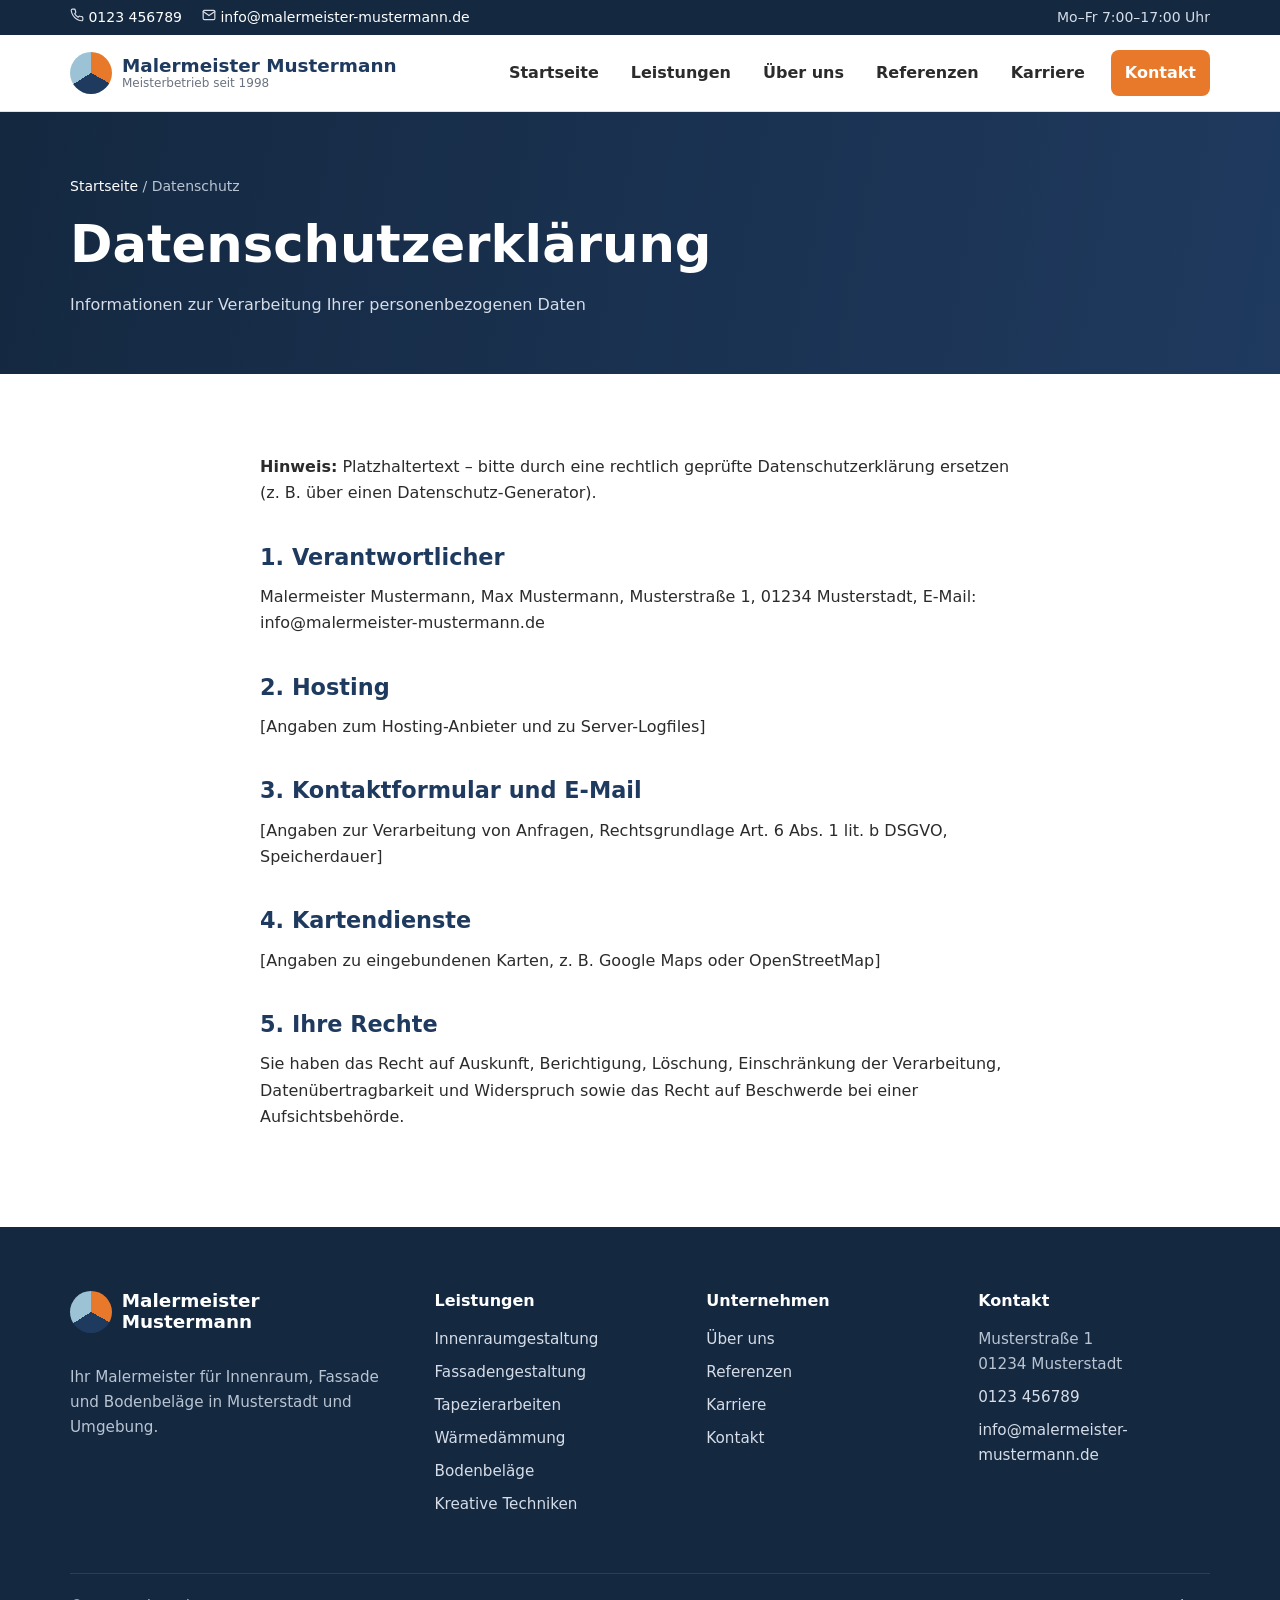
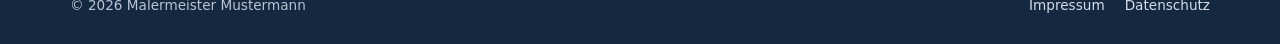
<file: datenschutz.html>
<!DOCTYPE html>
<html lang="de">
<head>
  <meta charset="utf-8">
  <meta name="viewport" content="width=device-width, initial-scale=1">
  <title>Datenschutz | Malermeister Mustermann</title>
  <meta name="description" content="Datenschutzerklärung von Malermeister Mustermann.">
  <link rel="canonical" href="https://www.malermeister-mustermann.de/datenschutz.html">
  <link rel="icon" href="assets/img/favicon.svg" type="image/svg+xml">
  <link rel="stylesheet" href="assets/css/style.css">
</head>
<body>
<a class="skip-link" href="#main">Zum Inhalt springen</a>
<div class="topbar">
  <div class="container">
    <div class="topbar__items">
      <span><svg width="14" height="14" viewBox="0 0 24 24" fill="none" stroke="currentColor" stroke-width="2" stroke-linecap="round" stroke-linejoin="round" aria-hidden="true"><path d="M22 16.9v3a2 2 0 0 1-2.2 2 19.8 19.8 0 0 1-8.6-3.1 19.5 19.5 0 0 1-6-6A19.8 19.8 0 0 1 2.1 4.2 2 2 0 0 1 4.1 2h3a2 2 0 0 1 2 1.7c.1 1 .4 1.9.7 2.8a2 2 0 0 1-.5 2.1L8 9.9a16 16 0 0 0 6 6l1.3-1.3a2 2 0 0 1 2.1-.4c.9.3 1.8.6 2.8.7a2 2 0 0 1 1.7 2z"/></svg> <a href="tel:+49123456789">0123 456789</a></span>
      <span><svg width="14" height="14" viewBox="0 0 24 24" fill="none" stroke="currentColor" stroke-width="2" stroke-linecap="round" stroke-linejoin="round" aria-hidden="true"><rect x="2" y="4" width="20" height="16" rx="2"/><path d="M22 6l-10 7L2 6"/></svg> <a href="mailto:info@malermeister-mustermann.de">info@malermeister-mustermann.de</a></span>
    </div>
    <span>Mo–Fr 7:00–17:00 Uhr</span>
  </div>
</div>
<header class="header">
  <div class="container">
    <a class="logo" href="index.html" aria-label="Malermeister Mustermann – Startseite">
      <span class="logo__mark" aria-hidden="true"></span>
      <span class="logo__text">Malermeister Mustermann<small>Meisterbetrieb seit 1998</small></span>
    </a>
    <button class="nav-toggle" aria-label="Menü öffnen" aria-expanded="false" aria-controls="nav">
      <span></span><span></span><span></span>
    </button>
    <nav class="nav" id="nav" aria-label="Hauptnavigation">
      <ul class="nav__list">
        <li class="nav__item"><a class="nav__link" href="index.html">Startseite</a></li><li class="nav__item"><a class="nav__link" href="leistungen.html">Leistungen</a><ul class="nav__sub"><li><a href="leistungen/innenraumgestaltung.html">Innenraumgestaltung</a></li><li><a href="leistungen/fassadengestaltung.html">Fassadengestaltung</a></li><li><a href="leistungen/tapezierarbeiten.html">Tapezierarbeiten</a></li><li><a href="leistungen/waermedaemmung.html">Wärmedämmung</a></li><li><a href="leistungen/bodenbelaege.html">Bodenbeläge</a></li><li><a href="leistungen/kreative-techniken.html">Kreative Techniken</a></li></ul></li><li class="nav__item"><a class="nav__link" href="ueber-uns.html">Über uns</a></li><li class="nav__item"><a class="nav__link" href="referenzen.html">Referenzen</a></li><li class="nav__item"><a class="nav__link" href="karriere.html">Karriere</a></li><li class="nav__item nav__item--cta"><a class="nav__link" href="kontakt.html">Kontakt</a></li>
      </ul>
    </nav>
  </div>
</header>
<main id="main">
<section class="page-hero">
  <div class="container">
    <nav class="breadcrumb" aria-label="Brotkrumen"><a href="index.html">Startseite</a> / Datenschutz</nav>
    <h1>Datenschutzerklärung</h1>
    <p>Informationen zur Verarbeitung Ihrer personenbezogenen Daten</p>
  </div>
</section>
<section class="section">
  <div class="container prose">
    <p><strong>Hinweis:</strong> Platzhaltertext – bitte durch eine rechtlich geprüfte Datenschutzerklärung ersetzen (z. B. über einen Datenschutz-Generator).</p>
    <h2>1. Verantwortlicher</h2>
    <p>Malermeister Mustermann, Max Mustermann, Musterstraße 1, 01234 Musterstadt, E-Mail: info@malermeister-mustermann.de</p>
    <h2>2. Hosting</h2>
    <p>[Angaben zum Hosting-Anbieter und zu Server-Logfiles]</p>
    <h2>3. Kontaktformular und E-Mail</h2>
    <p>[Angaben zur Verarbeitung von Anfragen, Rechtsgrundlage Art. 6 Abs. 1 lit. b DSGVO, Speicherdauer]</p>
    <h2>4. Kartendienste</h2>
    <p>[Angaben zu eingebundenen Karten, z. B. Google Maps oder OpenStreetMap]</p>
    <h2>5. Ihre Rechte</h2>
    <p>Sie haben das Recht auf Auskunft, Berichtigung, Löschung, Einschränkung der Verarbeitung, Datenübertragbarkeit und Widerspruch sowie das Recht auf Beschwerde bei einer Aufsichtsbehörde.</p>
  </div>
</section>
</main>
<footer class="footer">
  <div class="container">
    <div class="footer__grid">
      <div>
        <a class="logo" href="index.html"><span class="logo__mark" aria-hidden="true"></span><span class="logo__text">Malermeister Mustermann</span></a>
        <p class="mt-2">Ihr Malermeister für Innenraum, Fassade und Bodenbeläge in Musterstadt und Umgebung.</p>
      </div>
      <div>
        <h4>Leistungen</h4>
        <ul><li><a href="leistungen/innenraumgestaltung.html">Innenraumgestaltung</a></li><li><a href="leistungen/fassadengestaltung.html">Fassadengestaltung</a></li><li><a href="leistungen/tapezierarbeiten.html">Tapezierarbeiten</a></li><li><a href="leistungen/waermedaemmung.html">Wärmedämmung</a></li><li><a href="leistungen/bodenbelaege.html">Bodenbeläge</a></li><li><a href="leistungen/kreative-techniken.html">Kreative Techniken</a></li></ul>
      </div>
      <div>
        <h4>Unternehmen</h4>
        <ul>
          <li><a href="ueber-uns.html">Über uns</a></li>
          <li><a href="referenzen.html">Referenzen</a></li>
          <li><a href="karriere.html">Karriere</a></li>
          <li><a href="kontakt.html">Kontakt</a></li>
        </ul>
      </div>
      <div>
        <h4>Kontakt</h4>
        <ul>
          <li>Musterstraße 1<br>01234 Musterstadt</li>
          <li><a href="tel:+49123456789">0123 456789</a></li>
          <li><a href="mailto:info@malermeister-mustermann.de">info@malermeister-mustermann.de</a></li>
        </ul>
      </div>
    </div>
    <div class="footer__bottom">
      <span>&copy; <span id="year">2026</span> Malermeister Mustermann</span>
      <ul>
        <li><a href="impressum.html">Impressum</a></li>
        <li><a href="datenschutz.html">Datenschutz</a></li>
      </ul>
    </div>
  </div>
</footer>
<script src="assets/js/main.js" defer></script>
</body>
</html>
</file>
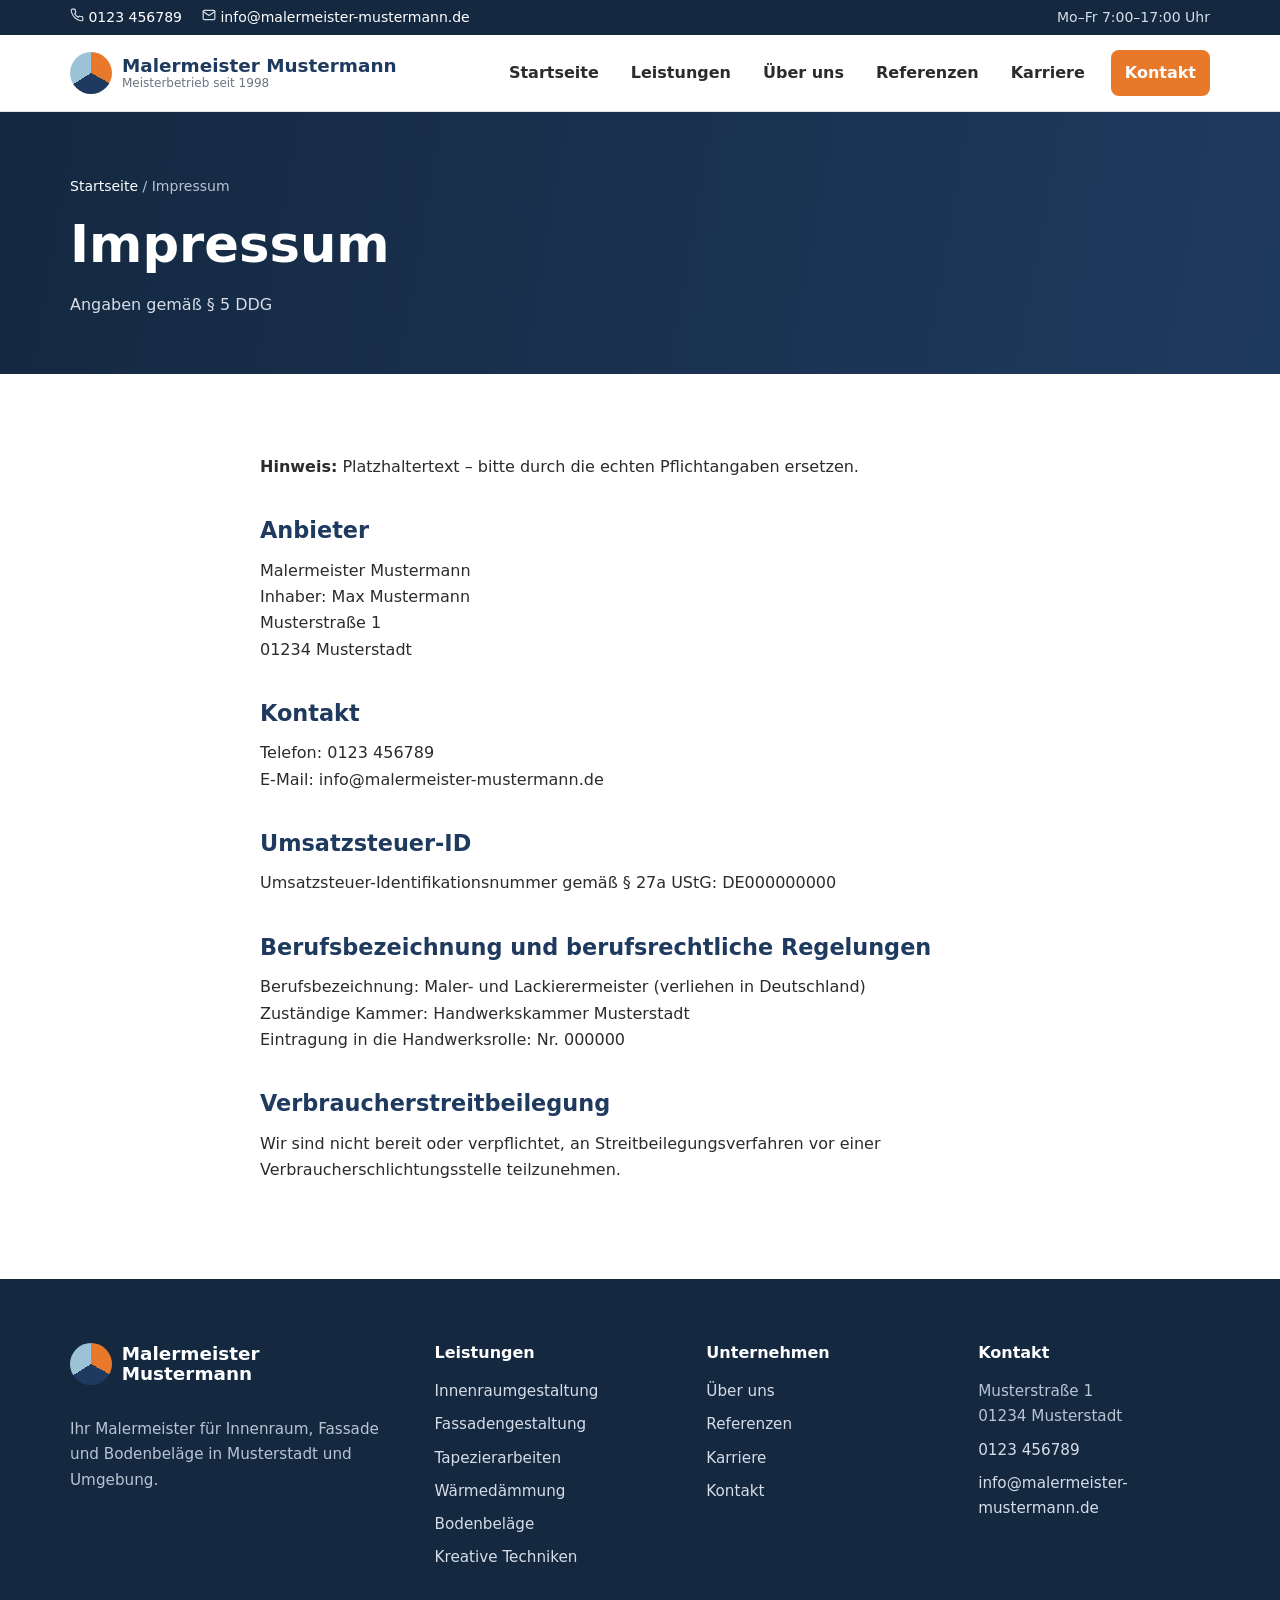
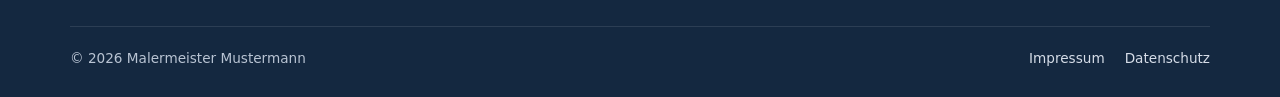
<file: impressum.html>
<!DOCTYPE html>
<html lang="de">
<head>
  <meta charset="utf-8">
  <meta name="viewport" content="width=device-width, initial-scale=1">
  <title>Impressum | Malermeister Mustermann</title>
  <meta name="description" content="Impressum von Malermeister Mustermann.">
  <link rel="canonical" href="https://www.malermeister-mustermann.de/impressum.html">
  <link rel="icon" href="assets/img/favicon.svg" type="image/svg+xml">
  <link rel="stylesheet" href="assets/css/style.css">
</head>
<body>
<a class="skip-link" href="#main">Zum Inhalt springen</a>
<div class="topbar">
  <div class="container">
    <div class="topbar__items">
      <span><svg width="14" height="14" viewBox="0 0 24 24" fill="none" stroke="currentColor" stroke-width="2" stroke-linecap="round" stroke-linejoin="round" aria-hidden="true"><path d="M22 16.9v3a2 2 0 0 1-2.2 2 19.8 19.8 0 0 1-8.6-3.1 19.5 19.5 0 0 1-6-6A19.8 19.8 0 0 1 2.1 4.2 2 2 0 0 1 4.1 2h3a2 2 0 0 1 2 1.7c.1 1 .4 1.9.7 2.8a2 2 0 0 1-.5 2.1L8 9.9a16 16 0 0 0 6 6l1.3-1.3a2 2 0 0 1 2.1-.4c.9.3 1.8.6 2.8.7a2 2 0 0 1 1.7 2z"/></svg> <a href="tel:+49123456789">0123 456789</a></span>
      <span><svg width="14" height="14" viewBox="0 0 24 24" fill="none" stroke="currentColor" stroke-width="2" stroke-linecap="round" stroke-linejoin="round" aria-hidden="true"><rect x="2" y="4" width="20" height="16" rx="2"/><path d="M22 6l-10 7L2 6"/></svg> <a href="mailto:info@malermeister-mustermann.de">info@malermeister-mustermann.de</a></span>
    </div>
    <span>Mo–Fr 7:00–17:00 Uhr</span>
  </div>
</div>
<header class="header">
  <div class="container">
    <a class="logo" href="index.html" aria-label="Malermeister Mustermann – Startseite">
      <span class="logo__mark" aria-hidden="true"></span>
      <span class="logo__text">Malermeister Mustermann<small>Meisterbetrieb seit 1998</small></span>
    </a>
    <button class="nav-toggle" aria-label="Menü öffnen" aria-expanded="false" aria-controls="nav">
      <span></span><span></span><span></span>
    </button>
    <nav class="nav" id="nav" aria-label="Hauptnavigation">
      <ul class="nav__list">
        <li class="nav__item"><a class="nav__link" href="index.html">Startseite</a></li><li class="nav__item"><a class="nav__link" href="leistungen.html">Leistungen</a><ul class="nav__sub"><li><a href="leistungen/innenraumgestaltung.html">Innenraumgestaltung</a></li><li><a href="leistungen/fassadengestaltung.html">Fassadengestaltung</a></li><li><a href="leistungen/tapezierarbeiten.html">Tapezierarbeiten</a></li><li><a href="leistungen/waermedaemmung.html">Wärmedämmung</a></li><li><a href="leistungen/bodenbelaege.html">Bodenbeläge</a></li><li><a href="leistungen/kreative-techniken.html">Kreative Techniken</a></li></ul></li><li class="nav__item"><a class="nav__link" href="ueber-uns.html">Über uns</a></li><li class="nav__item"><a class="nav__link" href="referenzen.html">Referenzen</a></li><li class="nav__item"><a class="nav__link" href="karriere.html">Karriere</a></li><li class="nav__item nav__item--cta"><a class="nav__link" href="kontakt.html">Kontakt</a></li>
      </ul>
    </nav>
  </div>
</header>
<main id="main">
<section class="page-hero">
  <div class="container">
    <nav class="breadcrumb" aria-label="Brotkrumen"><a href="index.html">Startseite</a> / Impressum</nav>
    <h1>Impressum</h1>
    <p>Angaben gemäß § 5 DDG</p>
  </div>
</section>
<section class="section">
  <div class="container prose">
    <p><strong>Hinweis:</strong> Platzhaltertext – bitte durch die echten Pflichtangaben ersetzen.</p>
    <h2>Anbieter</h2>
    <p>Malermeister Mustermann<br>Inhaber: Max Mustermann<br>Musterstraße 1<br>01234 Musterstadt</p>
    <h2>Kontakt</h2>
    <p>Telefon: 0123 456789<br>E-Mail: info@malermeister-mustermann.de</p>
    <h2>Umsatzsteuer-ID</h2>
    <p>Umsatzsteuer-Identifikationsnummer gemäß § 27a UStG: DE000000000</p>
    <h2>Berufsbezeichnung und berufsrechtliche Regelungen</h2>
    <p>Berufsbezeichnung: Maler- und Lackierermeister (verliehen in Deutschland)<br>
    Zuständige Kammer: Handwerkskammer Musterstadt<br>
    Eintragung in die Handwerksrolle: Nr. 000000</p>
    <h2>Verbraucherstreitbeilegung</h2>
    <p>Wir sind nicht bereit oder verpflichtet, an Streitbeilegungsverfahren vor einer Verbraucherschlichtungsstelle teilzunehmen.</p>
  </div>
</section>
</main>
<footer class="footer">
  <div class="container">
    <div class="footer__grid">
      <div>
        <a class="logo" href="index.html"><span class="logo__mark" aria-hidden="true"></span><span class="logo__text">Malermeister Mustermann</span></a>
        <p class="mt-2">Ihr Malermeister für Innenraum, Fassade und Bodenbeläge in Musterstadt und Umgebung.</p>
      </div>
      <div>
        <h4>Leistungen</h4>
        <ul><li><a href="leistungen/innenraumgestaltung.html">Innenraumgestaltung</a></li><li><a href="leistungen/fassadengestaltung.html">Fassadengestaltung</a></li><li><a href="leistungen/tapezierarbeiten.html">Tapezierarbeiten</a></li><li><a href="leistungen/waermedaemmung.html">Wärmedämmung</a></li><li><a href="leistungen/bodenbelaege.html">Bodenbeläge</a></li><li><a href="leistungen/kreative-techniken.html">Kreative Techniken</a></li></ul>
      </div>
      <div>
        <h4>Unternehmen</h4>
        <ul>
          <li><a href="ueber-uns.html">Über uns</a></li>
          <li><a href="referenzen.html">Referenzen</a></li>
          <li><a href="karriere.html">Karriere</a></li>
          <li><a href="kontakt.html">Kontakt</a></li>
        </ul>
      </div>
      <div>
        <h4>Kontakt</h4>
        <ul>
          <li>Musterstraße 1<br>01234 Musterstadt</li>
          <li><a href="tel:+49123456789">0123 456789</a></li>
          <li><a href="mailto:info@malermeister-mustermann.de">info@malermeister-mustermann.de</a></li>
        </ul>
      </div>
    </div>
    <div class="footer__bottom">
      <span>&copy; <span id="year">2026</span> Malermeister Mustermann</span>
      <ul>
        <li><a href="impressum.html">Impressum</a></li>
        <li><a href="datenschutz.html">Datenschutz</a></li>
      </ul>
    </div>
  </div>
</footer>
<script src="assets/js/main.js" defer></script>
</body>
</html>
</file>
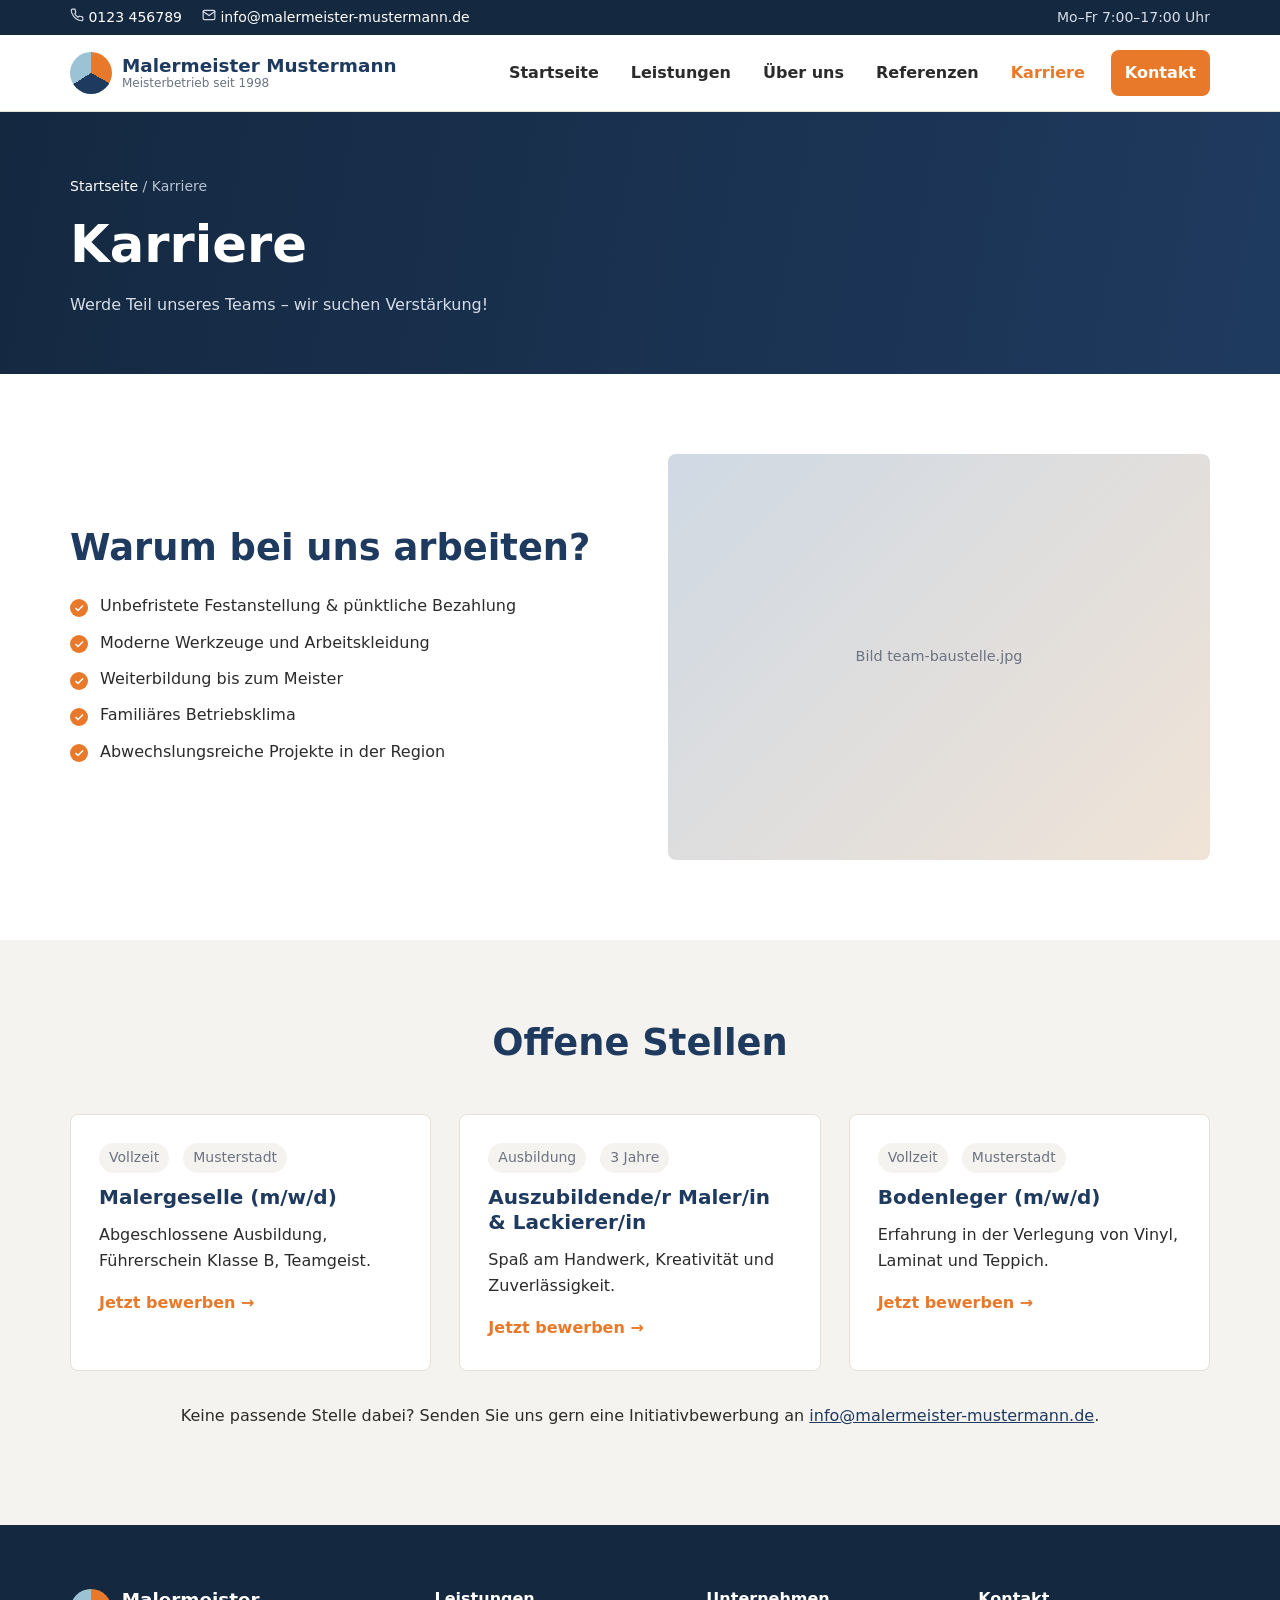
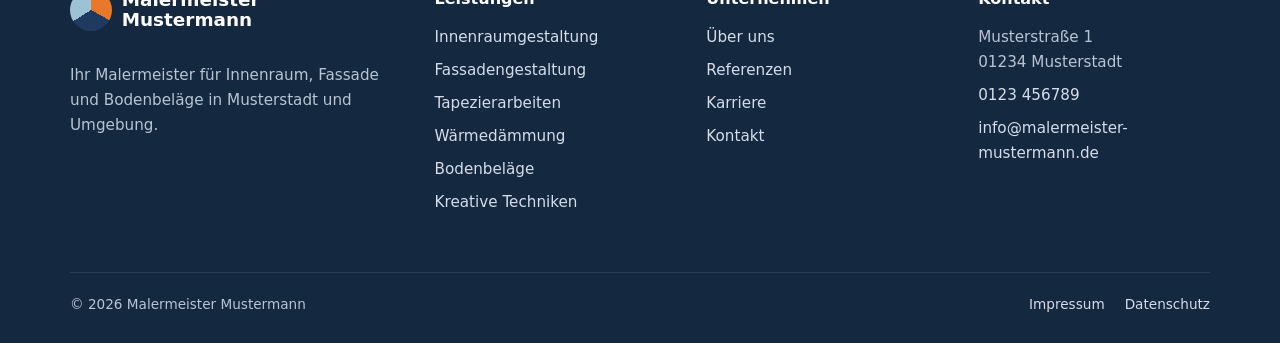
<file: karriere.html>
<!DOCTYPE html>
<html lang="de">
<head>
  <meta charset="utf-8">
  <meta name="viewport" content="width=device-width, initial-scale=1">
  <title>Karriere & Ausbildung | Malermeister Mustermann</title>
  <meta name="description" content="Jobs und Ausbildung beim Malermeisterbetrieb: Malergeselle (m/w/d), Auszubildende (m/w/d) und mehr.">
  <link rel="canonical" href="https://www.malermeister-mustermann.de/karriere.html">
  <link rel="icon" href="assets/img/favicon.svg" type="image/svg+xml">
  <link rel="stylesheet" href="assets/css/style.css">
</head>
<body>
<a class="skip-link" href="#main">Zum Inhalt springen</a>
<div class="topbar">
  <div class="container">
    <div class="topbar__items">
      <span><svg width="14" height="14" viewBox="0 0 24 24" fill="none" stroke="currentColor" stroke-width="2" stroke-linecap="round" stroke-linejoin="round" aria-hidden="true"><path d="M22 16.9v3a2 2 0 0 1-2.2 2 19.8 19.8 0 0 1-8.6-3.1 19.5 19.5 0 0 1-6-6A19.8 19.8 0 0 1 2.1 4.2 2 2 0 0 1 4.1 2h3a2 2 0 0 1 2 1.7c.1 1 .4 1.9.7 2.8a2 2 0 0 1-.5 2.1L8 9.9a16 16 0 0 0 6 6l1.3-1.3a2 2 0 0 1 2.1-.4c.9.3 1.8.6 2.8.7a2 2 0 0 1 1.7 2z"/></svg> <a href="tel:+49123456789">0123 456789</a></span>
      <span><svg width="14" height="14" viewBox="0 0 24 24" fill="none" stroke="currentColor" stroke-width="2" stroke-linecap="round" stroke-linejoin="round" aria-hidden="true"><rect x="2" y="4" width="20" height="16" rx="2"/><path d="M22 6l-10 7L2 6"/></svg> <a href="mailto:info@malermeister-mustermann.de">info@malermeister-mustermann.de</a></span>
    </div>
    <span>Mo–Fr 7:00–17:00 Uhr</span>
  </div>
</div>
<header class="header">
  <div class="container">
    <a class="logo" href="index.html" aria-label="Malermeister Mustermann – Startseite">
      <span class="logo__mark" aria-hidden="true"></span>
      <span class="logo__text">Malermeister Mustermann<small>Meisterbetrieb seit 1998</small></span>
    </a>
    <button class="nav-toggle" aria-label="Menü öffnen" aria-expanded="false" aria-controls="nav">
      <span></span><span></span><span></span>
    </button>
    <nav class="nav" id="nav" aria-label="Hauptnavigation">
      <ul class="nav__list">
        <li class="nav__item"><a class="nav__link" href="index.html">Startseite</a></li><li class="nav__item"><a class="nav__link" href="leistungen.html">Leistungen</a><ul class="nav__sub"><li><a href="leistungen/innenraumgestaltung.html">Innenraumgestaltung</a></li><li><a href="leistungen/fassadengestaltung.html">Fassadengestaltung</a></li><li><a href="leistungen/tapezierarbeiten.html">Tapezierarbeiten</a></li><li><a href="leistungen/waermedaemmung.html">Wärmedämmung</a></li><li><a href="leistungen/bodenbelaege.html">Bodenbeläge</a></li><li><a href="leistungen/kreative-techniken.html">Kreative Techniken</a></li></ul></li><li class="nav__item"><a class="nav__link" href="ueber-uns.html">Über uns</a></li><li class="nav__item"><a class="nav__link" href="referenzen.html">Referenzen</a></li><li class="nav__item"><a class="nav__link" href="karriere.html" aria-current="page">Karriere</a></li><li class="nav__item nav__item--cta"><a class="nav__link" href="kontakt.html">Kontakt</a></li>
      </ul>
    </nav>
  </div>
</header>
<main id="main">
<section class="page-hero">
  <div class="container">
    <nav class="breadcrumb" aria-label="Brotkrumen"><a href="index.html">Startseite</a> / Karriere</nav>
    <h1>Karriere</h1>
    <p>Werde Teil unseres Teams – wir suchen Verstärkung!</p>
  </div>
</section>

<section class="section">
  <div class="container grid grid--2">
    <div>
      <h2>Warum bei uns arbeiten?</h2>
      <ul class="checklist">
        <li>Unbefristete Festanstellung & pünktliche Bezahlung</li>
        <li>Moderne Werkzeuge und Arbeitskleidung</li>
        <li>Weiterbildung bis zum Meister</li>
        <li>Familiäres Betriebsklima</li>
        <li>Abwechslungsreiche Projekte in der Region</li>
      </ul>
    </div>
    <div class="media-placeholder">Bild team-baustelle.jpg</div>
  </div>
</section>

<section class="section section--alt">
  <div class="container">
    <div class="section__head"><h2>Offene Stellen</h2></div>
    <div class="grid grid--3">
      <article class="job">
        <div class="job__meta"><span>Vollzeit</span><span>Musterstadt</span></div>
        <h3>Malergeselle (m/w/d)</h3>
        <p>Abgeschlossene Ausbildung, Führerschein Klasse B, Teamgeist.</p>
        <a class="card__link" href="mailto:info@malermeister-mustermann.de?subject=Bewerbung%20Malergeselle">Jetzt bewerben →</a>
      </article>
      <article class="job">
        <div class="job__meta"><span>Ausbildung</span><span>3 Jahre</span></div>
        <h3>Auszubildende/r Maler/in & Lackierer/in</h3>
        <p>Spaß am Handwerk, Kreativität und Zuverlässigkeit.</p>
        <a class="card__link" href="mailto:info@malermeister-mustermann.de?subject=Bewerbung%20Ausbildung">Jetzt bewerben →</a>
      </article>
      <article class="job">
        <div class="job__meta"><span>Vollzeit</span><span>Musterstadt</span></div>
        <h3>Bodenleger (m/w/d)</h3>
        <p>Erfahrung in der Verlegung von Vinyl, Laminat und Teppich.</p>
        <a class="card__link" href="mailto:info@malermeister-mustermann.de?subject=Bewerbung%20Bodenleger">Jetzt bewerben →</a>
      </article>
    </div>
    <p class="text-center mt-2">Keine passende Stelle dabei? Senden Sie uns gern eine Initiativbewerbung an <a href="mailto:info@malermeister-mustermann.de">info@malermeister-mustermann.de</a>.</p>
  </div>
</section>
</main>
<footer class="footer">
  <div class="container">
    <div class="footer__grid">
      <div>
        <a class="logo" href="index.html"><span class="logo__mark" aria-hidden="true"></span><span class="logo__text">Malermeister Mustermann</span></a>
        <p class="mt-2">Ihr Malermeister für Innenraum, Fassade und Bodenbeläge in Musterstadt und Umgebung.</p>
      </div>
      <div>
        <h4>Leistungen</h4>
        <ul><li><a href="leistungen/innenraumgestaltung.html">Innenraumgestaltung</a></li><li><a href="leistungen/fassadengestaltung.html">Fassadengestaltung</a></li><li><a href="leistungen/tapezierarbeiten.html">Tapezierarbeiten</a></li><li><a href="leistungen/waermedaemmung.html">Wärmedämmung</a></li><li><a href="leistungen/bodenbelaege.html">Bodenbeläge</a></li><li><a href="leistungen/kreative-techniken.html">Kreative Techniken</a></li></ul>
      </div>
      <div>
        <h4>Unternehmen</h4>
        <ul>
          <li><a href="ueber-uns.html">Über uns</a></li>
          <li><a href="referenzen.html">Referenzen</a></li>
          <li><a href="karriere.html">Karriere</a></li>
          <li><a href="kontakt.html">Kontakt</a></li>
        </ul>
      </div>
      <div>
        <h4>Kontakt</h4>
        <ul>
          <li>Musterstraße 1<br>01234 Musterstadt</li>
          <li><a href="tel:+49123456789">0123 456789</a></li>
          <li><a href="mailto:info@malermeister-mustermann.de">info@malermeister-mustermann.de</a></li>
        </ul>
      </div>
    </div>
    <div class="footer__bottom">
      <span>&copy; <span id="year">2026</span> Malermeister Mustermann</span>
      <ul>
        <li><a href="impressum.html">Impressum</a></li>
        <li><a href="datenschutz.html">Datenschutz</a></li>
      </ul>
    </div>
  </div>
</footer>
<script src="assets/js/main.js" defer></script>
</body>
</html>
</file>
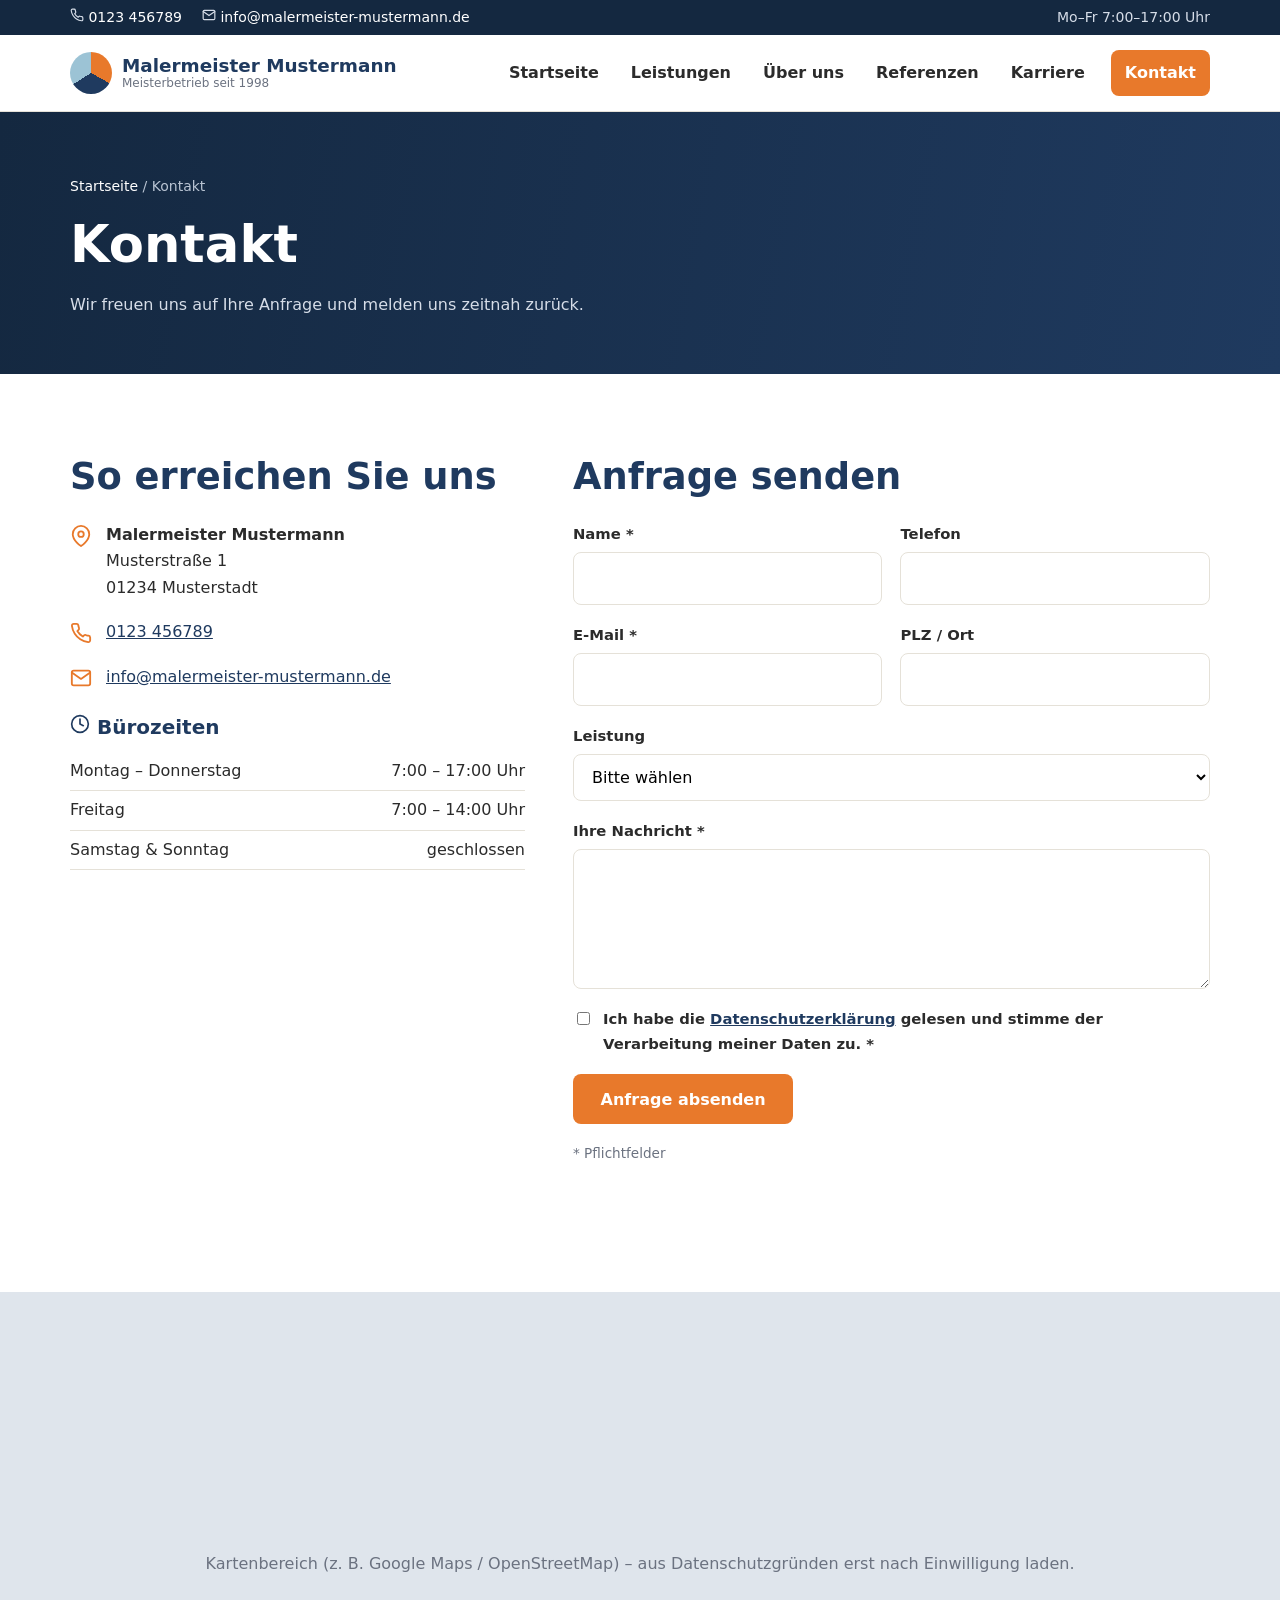
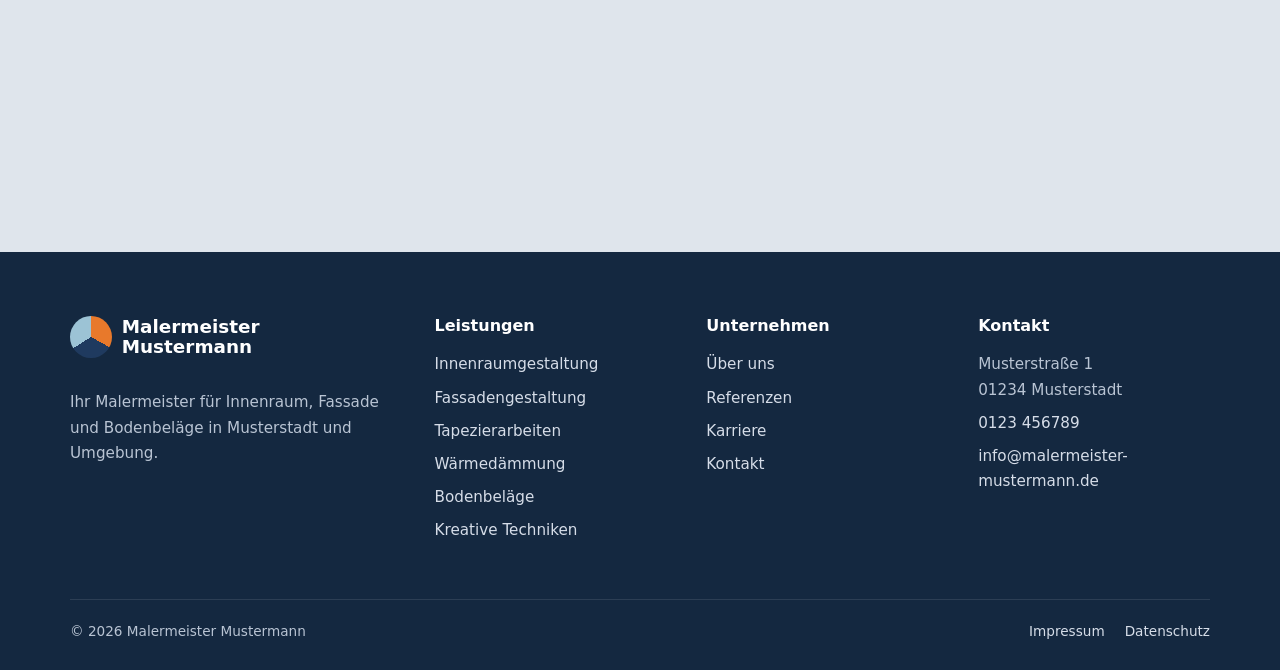
<file: kontakt.html>
<!DOCTYPE html>
<html lang="de">
<head>
  <meta charset="utf-8">
  <meta name="viewport" content="width=device-width, initial-scale=1">
  <title>Kontakt | Malermeister Mustermann</title>
  <meta name="description" content="Kontakt zu Malermeister Mustermann: Telefon, E-Mail, Anfahrt und Anfrageformular für Ihr kostenloses Angebot.">
  <link rel="canonical" href="https://www.malermeister-mustermann.de/kontakt.html">
  <link rel="icon" href="assets/img/favicon.svg" type="image/svg+xml">
  <link rel="stylesheet" href="assets/css/style.css">
</head>
<body>
<a class="skip-link" href="#main">Zum Inhalt springen</a>
<div class="topbar">
  <div class="container">
    <div class="topbar__items">
      <span><svg width="14" height="14" viewBox="0 0 24 24" fill="none" stroke="currentColor" stroke-width="2" stroke-linecap="round" stroke-linejoin="round" aria-hidden="true"><path d="M22 16.9v3a2 2 0 0 1-2.2 2 19.8 19.8 0 0 1-8.6-3.1 19.5 19.5 0 0 1-6-6A19.8 19.8 0 0 1 2.1 4.2 2 2 0 0 1 4.1 2h3a2 2 0 0 1 2 1.7c.1 1 .4 1.9.7 2.8a2 2 0 0 1-.5 2.1L8 9.9a16 16 0 0 0 6 6l1.3-1.3a2 2 0 0 1 2.1-.4c.9.3 1.8.6 2.8.7a2 2 0 0 1 1.7 2z"/></svg> <a href="tel:+49123456789">0123 456789</a></span>
      <span><svg width="14" height="14" viewBox="0 0 24 24" fill="none" stroke="currentColor" stroke-width="2" stroke-linecap="round" stroke-linejoin="round" aria-hidden="true"><rect x="2" y="4" width="20" height="16" rx="2"/><path d="M22 6l-10 7L2 6"/></svg> <a href="mailto:info@malermeister-mustermann.de">info@malermeister-mustermann.de</a></span>
    </div>
    <span>Mo–Fr 7:00–17:00 Uhr</span>
  </div>
</div>
<header class="header">
  <div class="container">
    <a class="logo" href="index.html" aria-label="Malermeister Mustermann – Startseite">
      <span class="logo__mark" aria-hidden="true"></span>
      <span class="logo__text">Malermeister Mustermann<small>Meisterbetrieb seit 1998</small></span>
    </a>
    <button class="nav-toggle" aria-label="Menü öffnen" aria-expanded="false" aria-controls="nav">
      <span></span><span></span><span></span>
    </button>
    <nav class="nav" id="nav" aria-label="Hauptnavigation">
      <ul class="nav__list">
        <li class="nav__item"><a class="nav__link" href="index.html">Startseite</a></li><li class="nav__item"><a class="nav__link" href="leistungen.html">Leistungen</a><ul class="nav__sub"><li><a href="leistungen/innenraumgestaltung.html">Innenraumgestaltung</a></li><li><a href="leistungen/fassadengestaltung.html">Fassadengestaltung</a></li><li><a href="leistungen/tapezierarbeiten.html">Tapezierarbeiten</a></li><li><a href="leistungen/waermedaemmung.html">Wärmedämmung</a></li><li><a href="leistungen/bodenbelaege.html">Bodenbeläge</a></li><li><a href="leistungen/kreative-techniken.html">Kreative Techniken</a></li></ul></li><li class="nav__item"><a class="nav__link" href="ueber-uns.html">Über uns</a></li><li class="nav__item"><a class="nav__link" href="referenzen.html">Referenzen</a></li><li class="nav__item"><a class="nav__link" href="karriere.html">Karriere</a></li><li class="nav__item nav__item--cta"><a class="nav__link" href="kontakt.html" aria-current="page">Kontakt</a></li>
      </ul>
    </nav>
  </div>
</header>
<main id="main">
<section class="page-hero">
  <div class="container">
    <nav class="breadcrumb" aria-label="Brotkrumen"><a href="index.html">Startseite</a> / Kontakt</nav>
    <h1>Kontakt</h1>
    <p>Wir freuen uns auf Ihre Anfrage und melden uns zeitnah zurück.</p>
  </div>
</section>

<section class="section">
  <div class="container contact-grid">
    <div>
      <h2>So erreichen Sie uns</h2>
      <ul class="contact-info">
        <li><svg width="22" height="22" viewBox="0 0 24 24" fill="none" stroke="currentColor" stroke-width="2" stroke-linecap="round" stroke-linejoin="round" aria-hidden="true"><path d="M21 10c0 7-9 13-9 13S3 17 3 10a9 9 0 0 1 18 0z"/><circle cx="12" cy="10" r="3"/></svg><span><strong>Malermeister Mustermann</strong><br>Musterstraße 1<br>01234 Musterstadt</span></li>
        <li><svg width="22" height="22" viewBox="0 0 24 24" fill="none" stroke="currentColor" stroke-width="2" stroke-linecap="round" stroke-linejoin="round" aria-hidden="true"><path d="M22 16.9v3a2 2 0 0 1-2.2 2 19.8 19.8 0 0 1-8.6-3.1 19.5 19.5 0 0 1-6-6A19.8 19.8 0 0 1 2.1 4.2 2 2 0 0 1 4.1 2h3a2 2 0 0 1 2 1.7c.1 1 .4 1.9.7 2.8a2 2 0 0 1-.5 2.1L8 9.9a16 16 0 0 0 6 6l1.3-1.3a2 2 0 0 1 2.1-.4c.9.3 1.8.6 2.8.7a2 2 0 0 1 1.7 2z"/></svg><a href="tel:+49123456789">0123 456789</a></li>
        <li><svg width="22" height="22" viewBox="0 0 24 24" fill="none" stroke="currentColor" stroke-width="2" stroke-linecap="round" stroke-linejoin="round" aria-hidden="true"><rect x="2" y="4" width="20" height="16" rx="2"/><path d="M22 6l-10 7L2 6"/></svg><a href="mailto:info@malermeister-mustermann.de">info@malermeister-mustermann.de</a></li>
      </ul>
      <h3><svg width="20" height="20" viewBox="0 0 24 24" fill="none" stroke="currentColor" stroke-width="2" stroke-linecap="round" stroke-linejoin="round" aria-hidden="true"><circle cx="12" cy="12" r="10"/><path d="M12 6v6l4 2"/></svg> Bürozeiten</h3>
      <table class="hours">
        <tr><td>Montag – Donnerstag</td><td>7:00 – 17:00 Uhr</td></tr>
        <tr><td>Freitag</td><td>7:00 – 14:00 Uhr</td></tr>
        <tr><td>Samstag & Sonntag</td><td>geschlossen</td></tr>
      </table>
    </div>
    <div>
      <h2>Anfrage senden</h2>
      <!-- TODO: action auf Formular-Backend (z. B. PHP-Mailer, Formspree) setzen und data-demo entfernen -->
      <form class="form" action="#" method="post" data-demo>
        <div class="form__field"><label for="name">Name *</label><input id="name" name="name" required autocomplete="name"></div>
        <div class="form__field"><label for="telefon">Telefon</label><input id="telefon" name="telefon" type="tel" autocomplete="tel"></div>
        <div class="form__field"><label for="email">E-Mail *</label><input id="email" name="email" type="email" required autocomplete="email"></div>
        <div class="form__field"><label for="ort">PLZ / Ort</label><input id="ort" name="ort" autocomplete="postal-code"></div>
        <div class="form__field form__field--full"><label for="leistung">Leistung</label>
          <select id="leistung" name="leistung"><option value="">Bitte wählen</option><option>Innenraumgestaltung</option><option>Fassadengestaltung</option><option>Tapezierarbeiten</option><option>Wärmedämmung</option><option>Bodenbeläge</option><option>Kreative Techniken</option><option>Sonstiges</option></select></div>
        <div class="form__field form__field--full"><label for="nachricht">Ihre Nachricht *</label><textarea id="nachricht" name="nachricht" required></textarea></div>
        <label class="form__check form__field--full"><input type="checkbox" name="datenschutz" required> <span>Ich habe die <a href="datenschutz.html">Datenschutzerklärung</a> gelesen und stimme der Verarbeitung meiner Daten zu. *</span></label>
        <div class="form__field--full"><button class="btn btn--primary" type="submit">Anfrage absenden</button></div>
        <p class="form__note form__field--full">* Pflichtfelder</p>
        <p class="form__status" role="status" aria-live="polite"></p>
      </form>
    </div>
  </div>
</section>

<section class="map-placeholder">
  <p>Kartenbereich (z. B. Google Maps / OpenStreetMap) – aus Datenschutzgründen erst nach Einwilligung laden.</p>
</section>
</main>
<footer class="footer">
  <div class="container">
    <div class="footer__grid">
      <div>
        <a class="logo" href="index.html"><span class="logo__mark" aria-hidden="true"></span><span class="logo__text">Malermeister Mustermann</span></a>
        <p class="mt-2">Ihr Malermeister für Innenraum, Fassade und Bodenbeläge in Musterstadt und Umgebung.</p>
      </div>
      <div>
        <h4>Leistungen</h4>
        <ul><li><a href="leistungen/innenraumgestaltung.html">Innenraumgestaltung</a></li><li><a href="leistungen/fassadengestaltung.html">Fassadengestaltung</a></li><li><a href="leistungen/tapezierarbeiten.html">Tapezierarbeiten</a></li><li><a href="leistungen/waermedaemmung.html">Wärmedämmung</a></li><li><a href="leistungen/bodenbelaege.html">Bodenbeläge</a></li><li><a href="leistungen/kreative-techniken.html">Kreative Techniken</a></li></ul>
      </div>
      <div>
        <h4>Unternehmen</h4>
        <ul>
          <li><a href="ueber-uns.html">Über uns</a></li>
          <li><a href="referenzen.html">Referenzen</a></li>
          <li><a href="karriere.html">Karriere</a></li>
          <li><a href="kontakt.html">Kontakt</a></li>
        </ul>
      </div>
      <div>
        <h4>Kontakt</h4>
        <ul>
          <li>Musterstraße 1<br>01234 Musterstadt</li>
          <li><a href="tel:+49123456789">0123 456789</a></li>
          <li><a href="mailto:info@malermeister-mustermann.de">info@malermeister-mustermann.de</a></li>
        </ul>
      </div>
    </div>
    <div class="footer__bottom">
      <span>&copy; <span id="year">2026</span> Malermeister Mustermann</span>
      <ul>
        <li><a href="impressum.html">Impressum</a></li>
        <li><a href="datenschutz.html">Datenschutz</a></li>
      </ul>
    </div>
  </div>
</footer>
<script src="assets/js/main.js" defer></script>
</body>
</html>
</file>
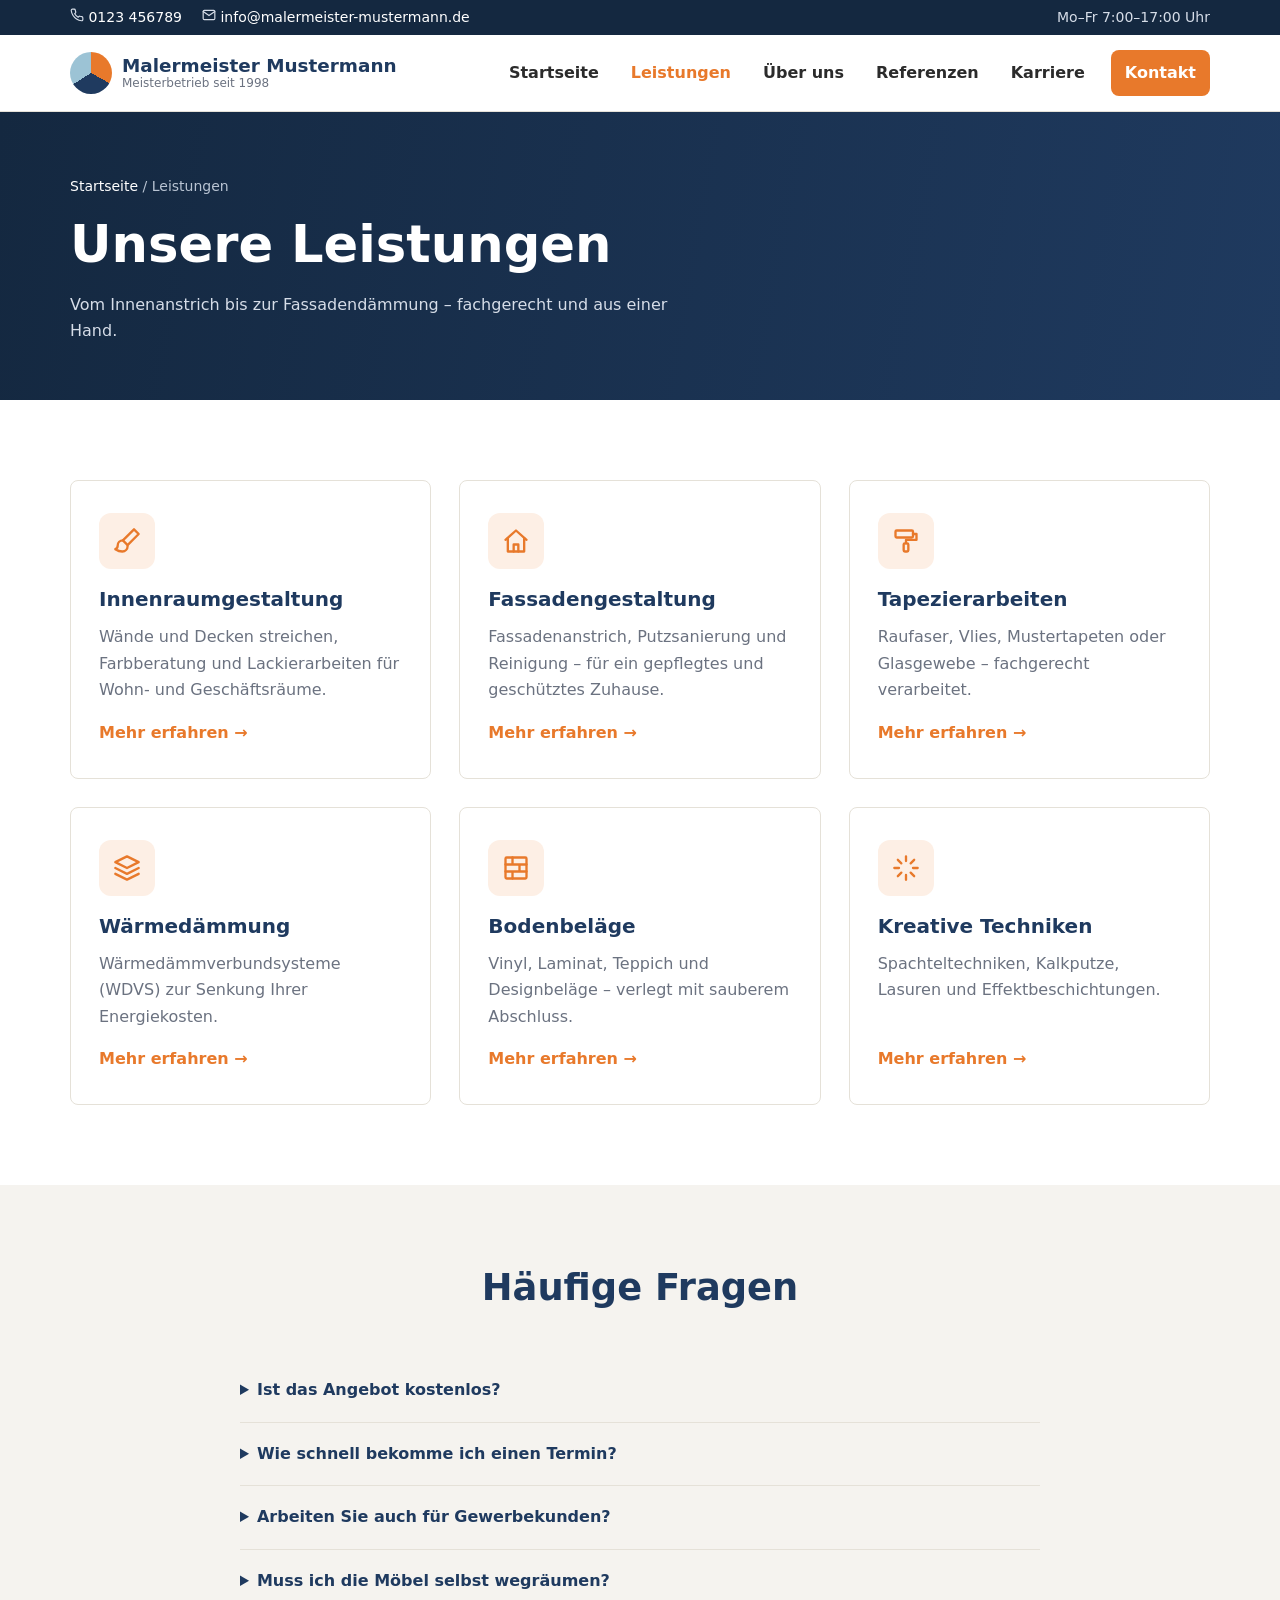
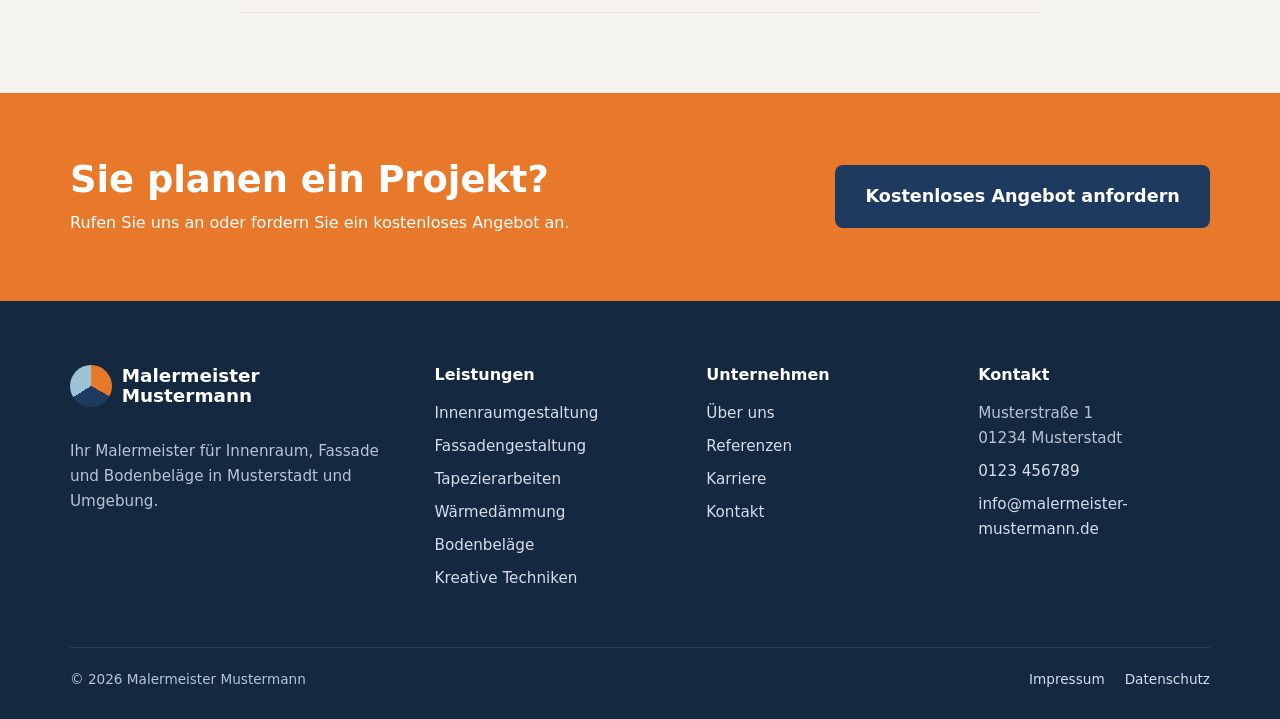
<file: leistungen.html>
<!DOCTYPE html>
<html lang="de">
<head>
  <meta charset="utf-8">
  <meta name="viewport" content="width=device-width, initial-scale=1">
  <title>Leistungen | Malermeister Mustermann</title>
  <meta name="description" content="Malerarbeiten, Fassadengestaltung, Tapezierarbeiten, Wärmedämmung, Bodenbeläge und kreative Techniken vom Meisterbetrieb.">
  <link rel="canonical" href="https://www.malermeister-mustermann.de/leistungen.html">
  <link rel="icon" href="assets/img/favicon.svg" type="image/svg+xml">
  <link rel="stylesheet" href="assets/css/style.css">
</head>
<body>
<a class="skip-link" href="#main">Zum Inhalt springen</a>
<div class="topbar">
  <div class="container">
    <div class="topbar__items">
      <span><svg width="14" height="14" viewBox="0 0 24 24" fill="none" stroke="currentColor" stroke-width="2" stroke-linecap="round" stroke-linejoin="round" aria-hidden="true"><path d="M22 16.9v3a2 2 0 0 1-2.2 2 19.8 19.8 0 0 1-8.6-3.1 19.5 19.5 0 0 1-6-6A19.8 19.8 0 0 1 2.1 4.2 2 2 0 0 1 4.1 2h3a2 2 0 0 1 2 1.7c.1 1 .4 1.9.7 2.8a2 2 0 0 1-.5 2.1L8 9.9a16 16 0 0 0 6 6l1.3-1.3a2 2 0 0 1 2.1-.4c.9.3 1.8.6 2.8.7a2 2 0 0 1 1.7 2z"/></svg> <a href="tel:+49123456789">0123 456789</a></span>
      <span><svg width="14" height="14" viewBox="0 0 24 24" fill="none" stroke="currentColor" stroke-width="2" stroke-linecap="round" stroke-linejoin="round" aria-hidden="true"><rect x="2" y="4" width="20" height="16" rx="2"/><path d="M22 6l-10 7L2 6"/></svg> <a href="mailto:info@malermeister-mustermann.de">info@malermeister-mustermann.de</a></span>
    </div>
    <span>Mo–Fr 7:00–17:00 Uhr</span>
  </div>
</div>
<header class="header">
  <div class="container">
    <a class="logo" href="index.html" aria-label="Malermeister Mustermann – Startseite">
      <span class="logo__mark" aria-hidden="true"></span>
      <span class="logo__text">Malermeister Mustermann<small>Meisterbetrieb seit 1998</small></span>
    </a>
    <button class="nav-toggle" aria-label="Menü öffnen" aria-expanded="false" aria-controls="nav">
      <span></span><span></span><span></span>
    </button>
    <nav class="nav" id="nav" aria-label="Hauptnavigation">
      <ul class="nav__list">
        <li class="nav__item"><a class="nav__link" href="index.html">Startseite</a></li><li class="nav__item"><a class="nav__link" href="leistungen.html" aria-current="page">Leistungen</a><ul class="nav__sub"><li><a href="leistungen/innenraumgestaltung.html">Innenraumgestaltung</a></li><li><a href="leistungen/fassadengestaltung.html">Fassadengestaltung</a></li><li><a href="leistungen/tapezierarbeiten.html">Tapezierarbeiten</a></li><li><a href="leistungen/waermedaemmung.html">Wärmedämmung</a></li><li><a href="leistungen/bodenbelaege.html">Bodenbeläge</a></li><li><a href="leistungen/kreative-techniken.html">Kreative Techniken</a></li></ul></li><li class="nav__item"><a class="nav__link" href="ueber-uns.html">Über uns</a></li><li class="nav__item"><a class="nav__link" href="referenzen.html">Referenzen</a></li><li class="nav__item"><a class="nav__link" href="karriere.html">Karriere</a></li><li class="nav__item nav__item--cta"><a class="nav__link" href="kontakt.html">Kontakt</a></li>
      </ul>
    </nav>
  </div>
</header>
<main id="main">
<section class="page-hero">
  <div class="container">
    <nav class="breadcrumb" aria-label="Brotkrumen"><a href="index.html">Startseite</a> / Leistungen</nav>
    <h1>Unsere Leistungen</h1>
    <p>Vom Innenanstrich bis zur Fassadendämmung – fachgerecht und aus einer Hand.</p>
  </div>
</section>

<section class="section">
  <div class="container">
    <div class="grid grid--3">
      <article class="card">
        <div class="card__icon"><svg width="28" height="28" viewBox="0 0 24 24" fill="none" stroke="currentColor" stroke-width="2" stroke-linecap="round" stroke-linejoin="round" aria-hidden="true"><path d="M18 2l4 4-9.5 9.5-4-4z"/><path d="M8.5 11.5C6 11.5 4 13.5 4 16c0 2-2 3-2 3s3 2 6 2c2.5 0 4.5-2 4.5-4.5"/></svg></div>
        <h3>Innenraumgestaltung</h3>
        <p>Wände und Decken streichen, Farbberatung und Lackierarbeiten für Wohn- und Geschäftsräume.</p>
        <a class="card__link" href="leistungen/innenraumgestaltung.html">Mehr erfahren →</a>
      </article>
      <article class="card">
        <div class="card__icon"><svg width="28" height="28" viewBox="0 0 24 24" fill="none" stroke="currentColor" stroke-width="2" stroke-linecap="round" stroke-linejoin="round" aria-hidden="true"><path d="M3 11l9-8 9 8"/><path d="M5 9.5V21h14V9.5"/><path d="M10 21v-6h4v6"/></svg></div>
        <h3>Fassadengestaltung</h3>
        <p>Fassadenanstrich, Putzsanierung und Reinigung – für ein gepflegtes und geschütztes Zuhause.</p>
        <a class="card__link" href="leistungen/fassadengestaltung.html">Mehr erfahren →</a>
      </article>
      <article class="card">
        <div class="card__icon"><svg width="28" height="28" viewBox="0 0 24 24" fill="none" stroke="currentColor" stroke-width="2" stroke-linecap="round" stroke-linejoin="round" aria-hidden="true"><rect x="3" y="3" width="15" height="6" rx="1"/><path d="M18 6h3v5h-9v3"/><rect x="10" y="14" width="4" height="7" rx="1"/></svg></div>
        <h3>Tapezierarbeiten</h3>
        <p>Raufaser, Vlies, Mustertapeten oder Glasgewebe – fachgerecht verarbeitet.</p>
        <a class="card__link" href="leistungen/tapezierarbeiten.html">Mehr erfahren →</a>
      </article>
      <article class="card">
        <div class="card__icon"><svg width="28" height="28" viewBox="0 0 24 24" fill="none" stroke="currentColor" stroke-width="2" stroke-linecap="round" stroke-linejoin="round" aria-hidden="true"><path d="M12 2l10 5-10 5L2 7z"/><path d="M2 12l10 5 10-5"/><path d="M2 17l10 5 10-5"/></svg></div>
        <h3>Wärmedämmung</h3>
        <p>Wärmedämmverbundsysteme (WDVS) zur Senkung Ihrer Energiekosten.</p>
        <a class="card__link" href="leistungen/waermedaemmung.html">Mehr erfahren →</a>
      </article>
      <article class="card">
        <div class="card__icon"><svg width="28" height="28" viewBox="0 0 24 24" fill="none" stroke="currentColor" stroke-width="2" stroke-linecap="round" stroke-linejoin="round" aria-hidden="true"><rect x="3" y="3" width="18" height="18" rx="1"/><path d="M3 9h18M3 15h18M9 3v6M15 9v6M9 15v6"/></svg></div>
        <h3>Bodenbeläge</h3>
        <p>Vinyl, Laminat, Teppich und Designbeläge – verlegt mit sauberem Abschluss.</p>
        <a class="card__link" href="leistungen/bodenbelaege.html">Mehr erfahren →</a>
      </article>
      <article class="card">
        <div class="card__icon"><svg width="28" height="28" viewBox="0 0 24 24" fill="none" stroke="currentColor" stroke-width="2" stroke-linecap="round" stroke-linejoin="round" aria-hidden="true"><path d="M12 2v4M12 18v4M2 12h4M18 12h4M5 5l3 3M16 16l3 3M5 19l3-3M16 8l3-3"/></svg></div>
        <h3>Kreative Techniken</h3>
        <p>Spachteltechniken, Kalkputze, Lasuren und Effektbeschichtungen.</p>
        <a class="card__link" href="leistungen/kreative-techniken.html">Mehr erfahren →</a>
      </article>
    </div>
  </div>
</section>

<section class="section section--alt">
  <div class="container">
    <div class="section__head"><h2>Häufige Fragen</h2></div>
    <div class="faq prose" style="margin: 0 auto;">
      <details><summary>Ist das Angebot kostenlos?</summary><p>Ja, Besichtigung und Angebot sind für Sie kostenlos und unverbindlich.</p></details>
      <details><summary>Wie schnell bekomme ich einen Termin?</summary><p>In der Regel können wir innerhalb weniger Tage einen Besichtigungstermin vereinbaren.</p></details>
      <details><summary>Arbeiten Sie auch für Gewerbekunden?</summary><p>Ja, wir sind für Privatkunden, Hausverwaltungen, Wohnungsbaugesellschaften und Gewerbe tätig.</p></details>
      <details><summary>Muss ich die Möbel selbst wegräumen?</summary><p>Nein, auf Wunsch übernehmen wir das Abdecken und Umräumen der Möbel.</p></details>
    </div>
  </div>
</section>

<section class="cta">
  <div class="container">
    <div>
      <h2>Sie planen ein Projekt?</h2>
      <p>Rufen Sie uns an oder fordern Sie ein kostenloses Angebot an.</p>
    </div>
    <a class="btn btn--dark" href="kontakt.html">Kostenloses Angebot anfordern</a>
  </div>
</section>
</main>
<footer class="footer">
  <div class="container">
    <div class="footer__grid">
      <div>
        <a class="logo" href="index.html"><span class="logo__mark" aria-hidden="true"></span><span class="logo__text">Malermeister Mustermann</span></a>
        <p class="mt-2">Ihr Malermeister für Innenraum, Fassade und Bodenbeläge in Musterstadt und Umgebung.</p>
      </div>
      <div>
        <h4>Leistungen</h4>
        <ul><li><a href="leistungen/innenraumgestaltung.html">Innenraumgestaltung</a></li><li><a href="leistungen/fassadengestaltung.html">Fassadengestaltung</a></li><li><a href="leistungen/tapezierarbeiten.html">Tapezierarbeiten</a></li><li><a href="leistungen/waermedaemmung.html">Wärmedämmung</a></li><li><a href="leistungen/bodenbelaege.html">Bodenbeläge</a></li><li><a href="leistungen/kreative-techniken.html">Kreative Techniken</a></li></ul>
      </div>
      <div>
        <h4>Unternehmen</h4>
        <ul>
          <li><a href="ueber-uns.html">Über uns</a></li>
          <li><a href="referenzen.html">Referenzen</a></li>
          <li><a href="karriere.html">Karriere</a></li>
          <li><a href="kontakt.html">Kontakt</a></li>
        </ul>
      </div>
      <div>
        <h4>Kontakt</h4>
        <ul>
          <li>Musterstraße 1<br>01234 Musterstadt</li>
          <li><a href="tel:+49123456789">0123 456789</a></li>
          <li><a href="mailto:info@malermeister-mustermann.de">info@malermeister-mustermann.de</a></li>
        </ul>
      </div>
    </div>
    <div class="footer__bottom">
      <span>&copy; <span id="year">2026</span> Malermeister Mustermann</span>
      <ul>
        <li><a href="impressum.html">Impressum</a></li>
        <li><a href="datenschutz.html">Datenschutz</a></li>
      </ul>
    </div>
  </div>
</footer>
<script src="assets/js/main.js" defer></script>
</body>
</html>
</file>
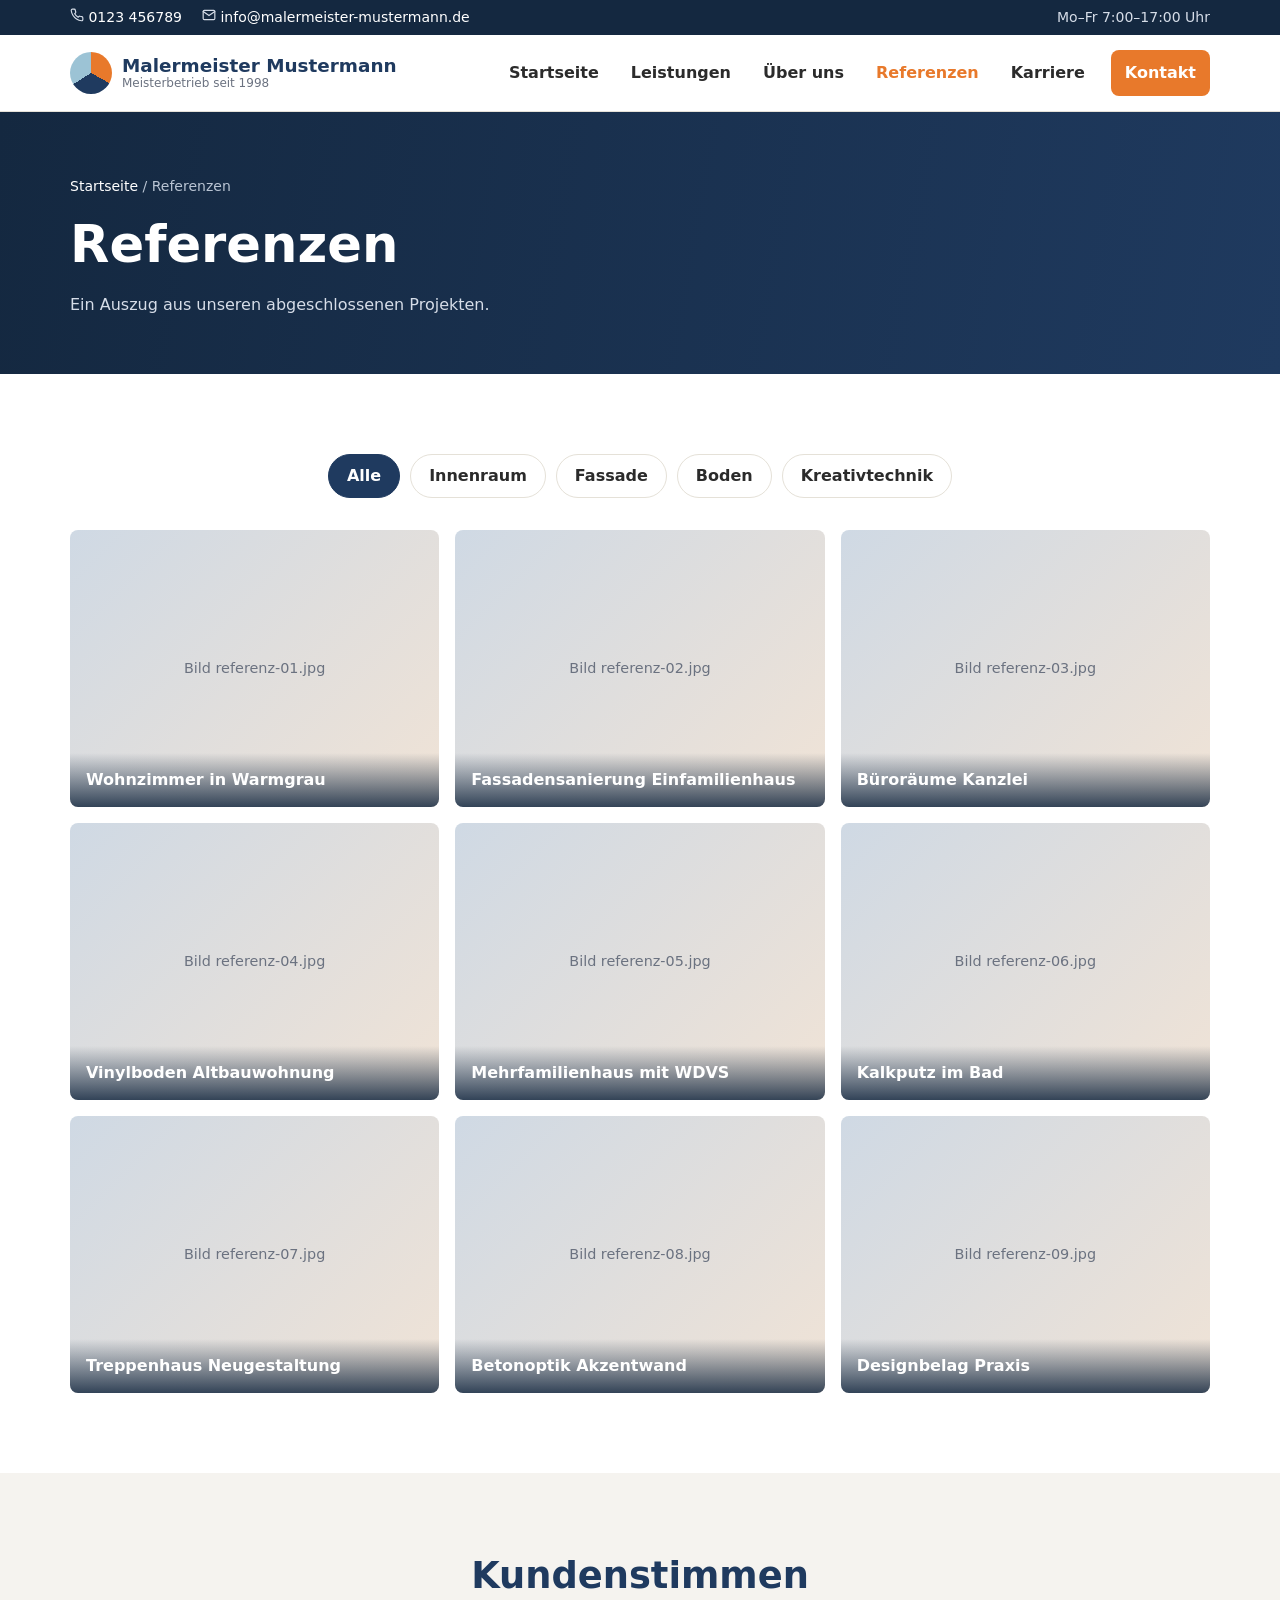
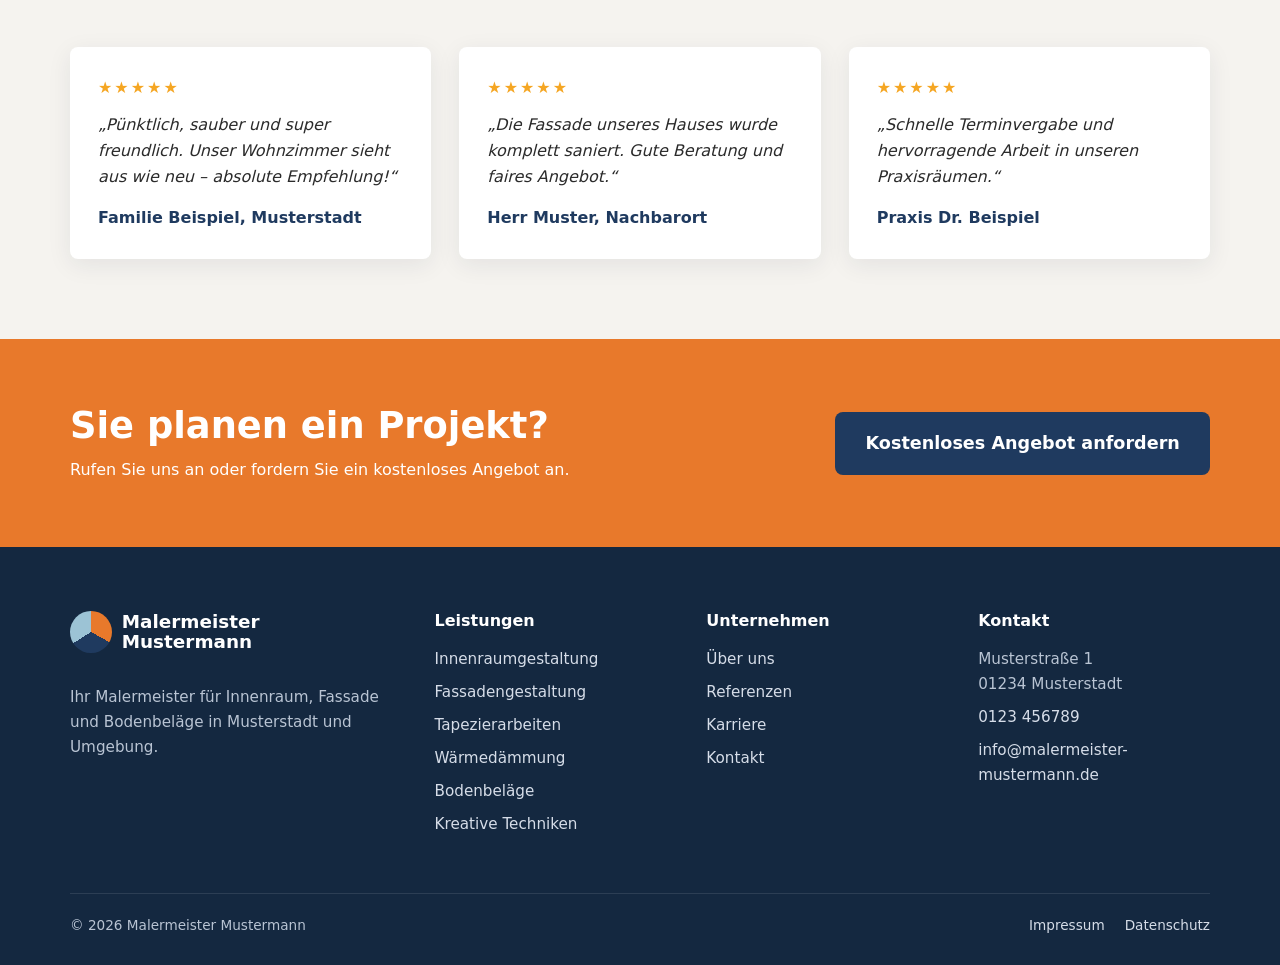
<file: referenzen.html>
<!DOCTYPE html>
<html lang="de">
<head>
  <meta charset="utf-8">
  <meta name="viewport" content="width=device-width, initial-scale=1">
  <title>Referenzen | Malermeister Mustermann</title>
  <meta name="description" content="Ausgewählte Projekte: Innenraumgestaltung, Fassaden, Bodenbeläge und kreative Wandtechniken.">
  <link rel="canonical" href="https://www.malermeister-mustermann.de/referenzen.html">
  <link rel="icon" href="assets/img/favicon.svg" type="image/svg+xml">
  <link rel="stylesheet" href="assets/css/style.css">
</head>
<body>
<a class="skip-link" href="#main">Zum Inhalt springen</a>
<div class="topbar">
  <div class="container">
    <div class="topbar__items">
      <span><svg width="14" height="14" viewBox="0 0 24 24" fill="none" stroke="currentColor" stroke-width="2" stroke-linecap="round" stroke-linejoin="round" aria-hidden="true"><path d="M22 16.9v3a2 2 0 0 1-2.2 2 19.8 19.8 0 0 1-8.6-3.1 19.5 19.5 0 0 1-6-6A19.8 19.8 0 0 1 2.1 4.2 2 2 0 0 1 4.1 2h3a2 2 0 0 1 2 1.7c.1 1 .4 1.9.7 2.8a2 2 0 0 1-.5 2.1L8 9.9a16 16 0 0 0 6 6l1.3-1.3a2 2 0 0 1 2.1-.4c.9.3 1.8.6 2.8.7a2 2 0 0 1 1.7 2z"/></svg> <a href="tel:+49123456789">0123 456789</a></span>
      <span><svg width="14" height="14" viewBox="0 0 24 24" fill="none" stroke="currentColor" stroke-width="2" stroke-linecap="round" stroke-linejoin="round" aria-hidden="true"><rect x="2" y="4" width="20" height="16" rx="2"/><path d="M22 6l-10 7L2 6"/></svg> <a href="mailto:info@malermeister-mustermann.de">info@malermeister-mustermann.de</a></span>
    </div>
    <span>Mo–Fr 7:00–17:00 Uhr</span>
  </div>
</div>
<header class="header">
  <div class="container">
    <a class="logo" href="index.html" aria-label="Malermeister Mustermann – Startseite">
      <span class="logo__mark" aria-hidden="true"></span>
      <span class="logo__text">Malermeister Mustermann<small>Meisterbetrieb seit 1998</small></span>
    </a>
    <button class="nav-toggle" aria-label="Menü öffnen" aria-expanded="false" aria-controls="nav">
      <span></span><span></span><span></span>
    </button>
    <nav class="nav" id="nav" aria-label="Hauptnavigation">
      <ul class="nav__list">
        <li class="nav__item"><a class="nav__link" href="index.html">Startseite</a></li><li class="nav__item"><a class="nav__link" href="leistungen.html">Leistungen</a><ul class="nav__sub"><li><a href="leistungen/innenraumgestaltung.html">Innenraumgestaltung</a></li><li><a href="leistungen/fassadengestaltung.html">Fassadengestaltung</a></li><li><a href="leistungen/tapezierarbeiten.html">Tapezierarbeiten</a></li><li><a href="leistungen/waermedaemmung.html">Wärmedämmung</a></li><li><a href="leistungen/bodenbelaege.html">Bodenbeläge</a></li><li><a href="leistungen/kreative-techniken.html">Kreative Techniken</a></li></ul></li><li class="nav__item"><a class="nav__link" href="ueber-uns.html">Über uns</a></li><li class="nav__item"><a class="nav__link" href="referenzen.html" aria-current="page">Referenzen</a></li><li class="nav__item"><a class="nav__link" href="karriere.html">Karriere</a></li><li class="nav__item nav__item--cta"><a class="nav__link" href="kontakt.html">Kontakt</a></li>
      </ul>
    </nav>
  </div>
</header>
<main id="main">
<section class="page-hero">
  <div class="container">
    <nav class="breadcrumb" aria-label="Brotkrumen"><a href="index.html">Startseite</a> / Referenzen</nav>
    <h1>Referenzen</h1>
    <p>Ein Auszug aus unseren abgeschlossenen Projekten.</p>
  </div>
</section>

<section class="section">
  <div class="container">
    <div class="filter" role="group" aria-label="Referenzen filtern"><button class="is-active" data-filter="alle">Alle</button><button data-filter="innen">Innenraum</button><button data-filter="fassade">Fassade</button><button data-filter="boden">Boden</button><button data-filter="kreativ">Kreativtechnik</button></div>
    <div class="gallery">
      <figure class="gallery__item" data-category="innen">
        <div class="media-placeholder">Bild referenz-01.jpg</div>
        <figcaption>Wohnzimmer in Warmgrau</figcaption>
      </figure>
      <figure class="gallery__item" data-category="fassade">
        <div class="media-placeholder">Bild referenz-02.jpg</div>
        <figcaption>Fassadensanierung Einfamilienhaus</figcaption>
      </figure>
      <figure class="gallery__item" data-category="innen">
        <div class="media-placeholder">Bild referenz-03.jpg</div>
        <figcaption>Büroräume Kanzlei</figcaption>
      </figure>
      <figure class="gallery__item" data-category="boden">
        <div class="media-placeholder">Bild referenz-04.jpg</div>
        <figcaption>Vinylboden Altbauwohnung</figcaption>
      </figure>
      <figure class="gallery__item" data-category="fassade">
        <div class="media-placeholder">Bild referenz-05.jpg</div>
        <figcaption>Mehrfamilienhaus mit WDVS</figcaption>
      </figure>
      <figure class="gallery__item" data-category="kreativ">
        <div class="media-placeholder">Bild referenz-06.jpg</div>
        <figcaption>Kalkputz im Bad</figcaption>
      </figure>
      <figure class="gallery__item" data-category="innen">
        <div class="media-placeholder">Bild referenz-07.jpg</div>
        <figcaption>Treppenhaus Neugestaltung</figcaption>
      </figure>
      <figure class="gallery__item" data-category="kreativ">
        <div class="media-placeholder">Bild referenz-08.jpg</div>
        <figcaption>Betonoptik Akzentwand</figcaption>
      </figure>
      <figure class="gallery__item" data-category="boden">
        <div class="media-placeholder">Bild referenz-09.jpg</div>
        <figcaption>Designbelag Praxis</figcaption>
      </figure>
    </div>
  </div>
</section>

<section class="section section--alt">
  <div class="container">
    <div class="section__head"><h2>Kundenstimmen</h2></div>
    <div class="grid grid--3">
      <figure class="testimonial">
        <div class="testimonial__stars" aria-label="5 von 5 Sternen">★★★★★</div>
        <blockquote>„Pünktlich, sauber und super freundlich. Unser Wohnzimmer sieht aus wie neu – absolute Empfehlung!“</blockquote>
        <figcaption>Familie Beispiel, Musterstadt</figcaption>
      </figure>
      <figure class="testimonial">
        <div class="testimonial__stars" aria-label="5 von 5 Sternen">★★★★★</div>
        <blockquote>„Die Fassade unseres Hauses wurde komplett saniert. Gute Beratung und faires Angebot.“</blockquote>
        <figcaption>Herr Muster, Nachbarort</figcaption>
      </figure>
      <figure class="testimonial">
        <div class="testimonial__stars" aria-label="5 von 5 Sternen">★★★★★</div>
        <blockquote>„Schnelle Terminvergabe und hervorragende Arbeit in unseren Praxisräumen.“</blockquote>
        <figcaption>Praxis Dr. Beispiel</figcaption>
      </figure>
    </div>
  </div>
</section>

<section class="cta">
  <div class="container">
    <div>
      <h2>Sie planen ein Projekt?</h2>
      <p>Rufen Sie uns an oder fordern Sie ein kostenloses Angebot an.</p>
    </div>
    <a class="btn btn--dark" href="kontakt.html">Kostenloses Angebot anfordern</a>
  </div>
</section>
</main>
<footer class="footer">
  <div class="container">
    <div class="footer__grid">
      <div>
        <a class="logo" href="index.html"><span class="logo__mark" aria-hidden="true"></span><span class="logo__text">Malermeister Mustermann</span></a>
        <p class="mt-2">Ihr Malermeister für Innenraum, Fassade und Bodenbeläge in Musterstadt und Umgebung.</p>
      </div>
      <div>
        <h4>Leistungen</h4>
        <ul><li><a href="leistungen/innenraumgestaltung.html">Innenraumgestaltung</a></li><li><a href="leistungen/fassadengestaltung.html">Fassadengestaltung</a></li><li><a href="leistungen/tapezierarbeiten.html">Tapezierarbeiten</a></li><li><a href="leistungen/waermedaemmung.html">Wärmedämmung</a></li><li><a href="leistungen/bodenbelaege.html">Bodenbeläge</a></li><li><a href="leistungen/kreative-techniken.html">Kreative Techniken</a></li></ul>
      </div>
      <div>
        <h4>Unternehmen</h4>
        <ul>
          <li><a href="ueber-uns.html">Über uns</a></li>
          <li><a href="referenzen.html">Referenzen</a></li>
          <li><a href="karriere.html">Karriere</a></li>
          <li><a href="kontakt.html">Kontakt</a></li>
        </ul>
      </div>
      <div>
        <h4>Kontakt</h4>
        <ul>
          <li>Musterstraße 1<br>01234 Musterstadt</li>
          <li><a href="tel:+49123456789">0123 456789</a></li>
          <li><a href="mailto:info@malermeister-mustermann.de">info@malermeister-mustermann.de</a></li>
        </ul>
      </div>
    </div>
    <div class="footer__bottom">
      <span>&copy; <span id="year">2026</span> Malermeister Mustermann</span>
      <ul>
        <li><a href="impressum.html">Impressum</a></li>
        <li><a href="datenschutz.html">Datenschutz</a></li>
      </ul>
    </div>
  </div>
</footer>
<script src="assets/js/main.js" defer></script>
</body>
</html>
</file>
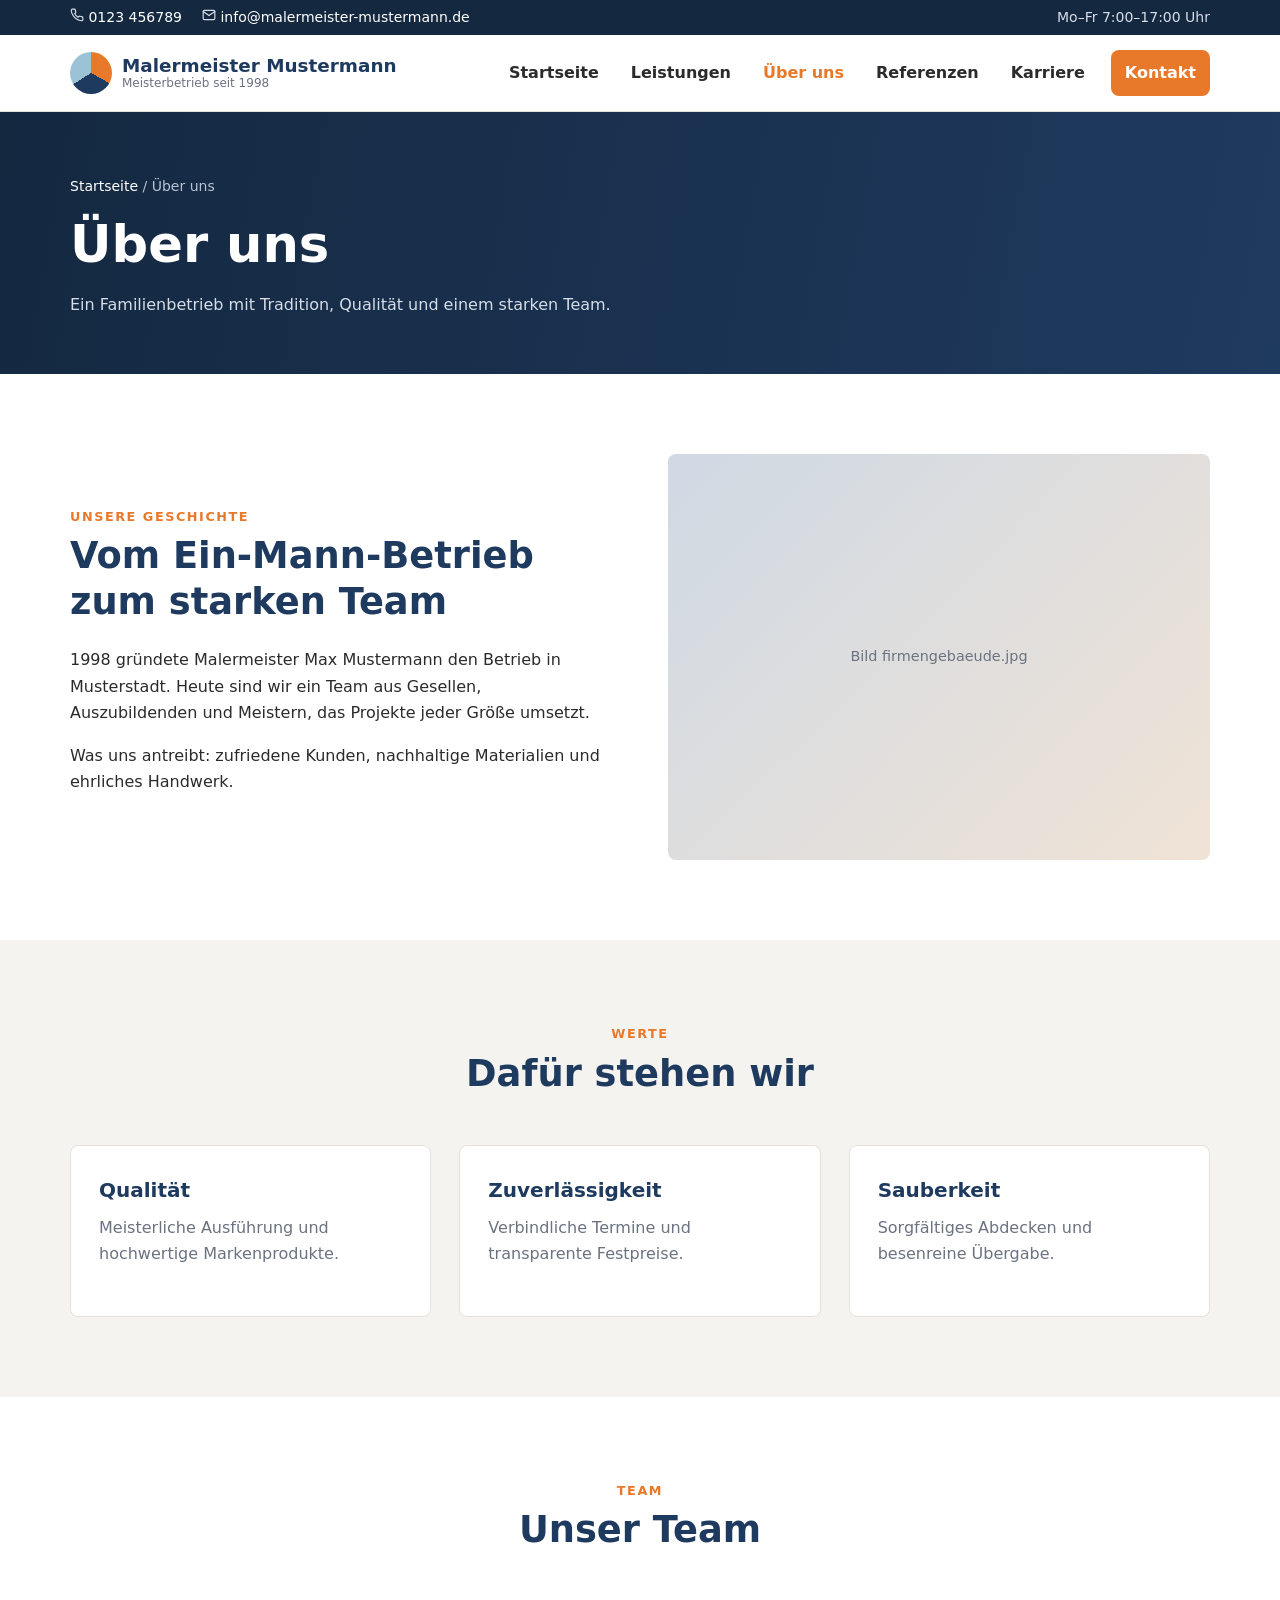
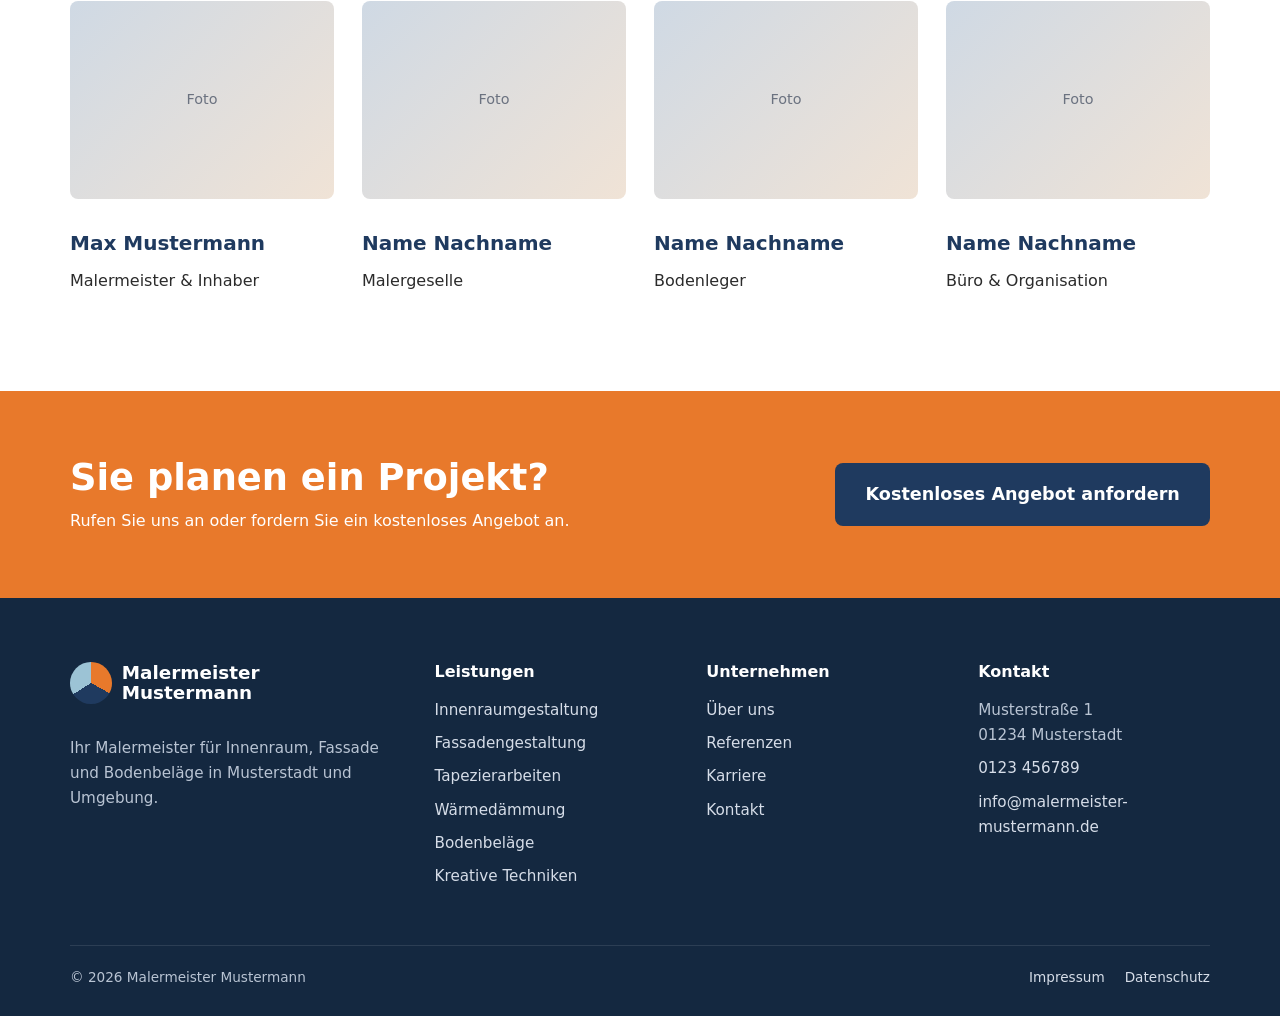
<file: ueber-uns.html>
<!DOCTYPE html>
<html lang="de">
<head>
  <meta charset="utf-8">
  <meta name="viewport" content="width=device-width, initial-scale=1">
  <title>Über uns | Malermeister Mustermann</title>
  <meta name="description" content="Lernen Sie Malermeister Mustermann kennen – Ihr Meisterbetrieb mit über 25 Jahren Erfahrung.">
  <link rel="canonical" href="https://www.malermeister-mustermann.de/ueber-uns.html">
  <link rel="icon" href="assets/img/favicon.svg" type="image/svg+xml">
  <link rel="stylesheet" href="assets/css/style.css">
</head>
<body>
<a class="skip-link" href="#main">Zum Inhalt springen</a>
<div class="topbar">
  <div class="container">
    <div class="topbar__items">
      <span><svg width="14" height="14" viewBox="0 0 24 24" fill="none" stroke="currentColor" stroke-width="2" stroke-linecap="round" stroke-linejoin="round" aria-hidden="true"><path d="M22 16.9v3a2 2 0 0 1-2.2 2 19.8 19.8 0 0 1-8.6-3.1 19.5 19.5 0 0 1-6-6A19.8 19.8 0 0 1 2.1 4.2 2 2 0 0 1 4.1 2h3a2 2 0 0 1 2 1.7c.1 1 .4 1.9.7 2.8a2 2 0 0 1-.5 2.1L8 9.9a16 16 0 0 0 6 6l1.3-1.3a2 2 0 0 1 2.1-.4c.9.3 1.8.6 2.8.7a2 2 0 0 1 1.7 2z"/></svg> <a href="tel:+49123456789">0123 456789</a></span>
      <span><svg width="14" height="14" viewBox="0 0 24 24" fill="none" stroke="currentColor" stroke-width="2" stroke-linecap="round" stroke-linejoin="round" aria-hidden="true"><rect x="2" y="4" width="20" height="16" rx="2"/><path d="M22 6l-10 7L2 6"/></svg> <a href="mailto:info@malermeister-mustermann.de">info@malermeister-mustermann.de</a></span>
    </div>
    <span>Mo–Fr 7:00–17:00 Uhr</span>
  </div>
</div>
<header class="header">
  <div class="container">
    <a class="logo" href="index.html" aria-label="Malermeister Mustermann – Startseite">
      <span class="logo__mark" aria-hidden="true"></span>
      <span class="logo__text">Malermeister Mustermann<small>Meisterbetrieb seit 1998</small></span>
    </a>
    <button class="nav-toggle" aria-label="Menü öffnen" aria-expanded="false" aria-controls="nav">
      <span></span><span></span><span></span>
    </button>
    <nav class="nav" id="nav" aria-label="Hauptnavigation">
      <ul class="nav__list">
        <li class="nav__item"><a class="nav__link" href="index.html">Startseite</a></li><li class="nav__item"><a class="nav__link" href="leistungen.html">Leistungen</a><ul class="nav__sub"><li><a href="leistungen/innenraumgestaltung.html">Innenraumgestaltung</a></li><li><a href="leistungen/fassadengestaltung.html">Fassadengestaltung</a></li><li><a href="leistungen/tapezierarbeiten.html">Tapezierarbeiten</a></li><li><a href="leistungen/waermedaemmung.html">Wärmedämmung</a></li><li><a href="leistungen/bodenbelaege.html">Bodenbeläge</a></li><li><a href="leistungen/kreative-techniken.html">Kreative Techniken</a></li></ul></li><li class="nav__item"><a class="nav__link" href="ueber-uns.html" aria-current="page">Über uns</a></li><li class="nav__item"><a class="nav__link" href="referenzen.html">Referenzen</a></li><li class="nav__item"><a class="nav__link" href="karriere.html">Karriere</a></li><li class="nav__item nav__item--cta"><a class="nav__link" href="kontakt.html">Kontakt</a></li>
      </ul>
    </nav>
  </div>
</header>
<main id="main">
<section class="page-hero">
  <div class="container">
    <nav class="breadcrumb" aria-label="Brotkrumen"><a href="index.html">Startseite</a> / Über uns</nav>
    <h1>Über uns</h1>
    <p>Ein Familienbetrieb mit Tradition, Qualität und einem starken Team.</p>
  </div>
</section>

<section class="section">
  <div class="container grid grid--2">
    <div>
      <span class="eyebrow">Unsere Geschichte</span>
      <h2>Vom Ein-Mann-Betrieb zum starken Team</h2>
      <p>1998 gründete Malermeister Max Mustermann den Betrieb in Musterstadt. Heute sind wir ein Team aus Gesellen, Auszubildenden und Meistern, das Projekte jeder Größe umsetzt.</p>
      <p>Was uns antreibt: zufriedene Kunden, nachhaltige Materialien und ehrliches Handwerk.</p>
    </div>
    <div class="media-placeholder">Bild firmengebaeude.jpg</div>
  </div>
</section>

<section class="section section--alt">
  <div class="container">
    <div class="section__head"><span class="eyebrow">Werte</span><h2>Dafür stehen wir</h2></div>
    <div class="grid grid--3">
      <article class="card"><h3>Qualität</h3><p>Meisterliche Ausführung und hochwertige Markenprodukte.</p></article>
      <article class="card"><h3>Zuverlässigkeit</h3><p>Verbindliche Termine und transparente Festpreise.</p></article>
      <article class="card"><h3>Sauberkeit</h3><p>Sorgfältiges Abdecken und besenreine Übergabe.</p></article>
    </div>
  </div>
</section>

<section class="section">
  <div class="container">
    <div class="section__head"><span class="eyebrow">Team</span><h2>Unser Team</h2></div>
    <div class="grid grid--4">
      <div><div class="media-placeholder">Foto</div><h3 class="mt-2">Max Mustermann</h3><p>Malermeister & Inhaber</p></div>
      <div><div class="media-placeholder">Foto</div><h3 class="mt-2">Name Nachname</h3><p>Malergeselle</p></div>
      <div><div class="media-placeholder">Foto</div><h3 class="mt-2">Name Nachname</h3><p>Bodenleger</p></div>
      <div><div class="media-placeholder">Foto</div><h3 class="mt-2">Name Nachname</h3><p>Büro & Organisation</p></div>
    </div>
  </div>
</section>

<section class="cta">
  <div class="container">
    <div>
      <h2>Sie planen ein Projekt?</h2>
      <p>Rufen Sie uns an oder fordern Sie ein kostenloses Angebot an.</p>
    </div>
    <a class="btn btn--dark" href="kontakt.html">Kostenloses Angebot anfordern</a>
  </div>
</section>
</main>
<footer class="footer">
  <div class="container">
    <div class="footer__grid">
      <div>
        <a class="logo" href="index.html"><span class="logo__mark" aria-hidden="true"></span><span class="logo__text">Malermeister Mustermann</span></a>
        <p class="mt-2">Ihr Malermeister für Innenraum, Fassade und Bodenbeläge in Musterstadt und Umgebung.</p>
      </div>
      <div>
        <h4>Leistungen</h4>
        <ul><li><a href="leistungen/innenraumgestaltung.html">Innenraumgestaltung</a></li><li><a href="leistungen/fassadengestaltung.html">Fassadengestaltung</a></li><li><a href="leistungen/tapezierarbeiten.html">Tapezierarbeiten</a></li><li><a href="leistungen/waermedaemmung.html">Wärmedämmung</a></li><li><a href="leistungen/bodenbelaege.html">Bodenbeläge</a></li><li><a href="leistungen/kreative-techniken.html">Kreative Techniken</a></li></ul>
      </div>
      <div>
        <h4>Unternehmen</h4>
        <ul>
          <li><a href="ueber-uns.html">Über uns</a></li>
          <li><a href="referenzen.html">Referenzen</a></li>
          <li><a href="karriere.html">Karriere</a></li>
          <li><a href="kontakt.html">Kontakt</a></li>
        </ul>
      </div>
      <div>
        <h4>Kontakt</h4>
        <ul>
          <li>Musterstraße 1<br>01234 Musterstadt</li>
          <li><a href="tel:+49123456789">0123 456789</a></li>
          <li><a href="mailto:info@malermeister-mustermann.de">info@malermeister-mustermann.de</a></li>
        </ul>
      </div>
    </div>
    <div class="footer__bottom">
      <span>&copy; <span id="year">2026</span> Malermeister Mustermann</span>
      <ul>
        <li><a href="impressum.html">Impressum</a></li>
        <li><a href="datenschutz.html">Datenschutz</a></li>
      </ul>
    </div>
  </div>
</footer>
<script src="assets/js/main.js" defer></script>
</body>
</html>
</file>
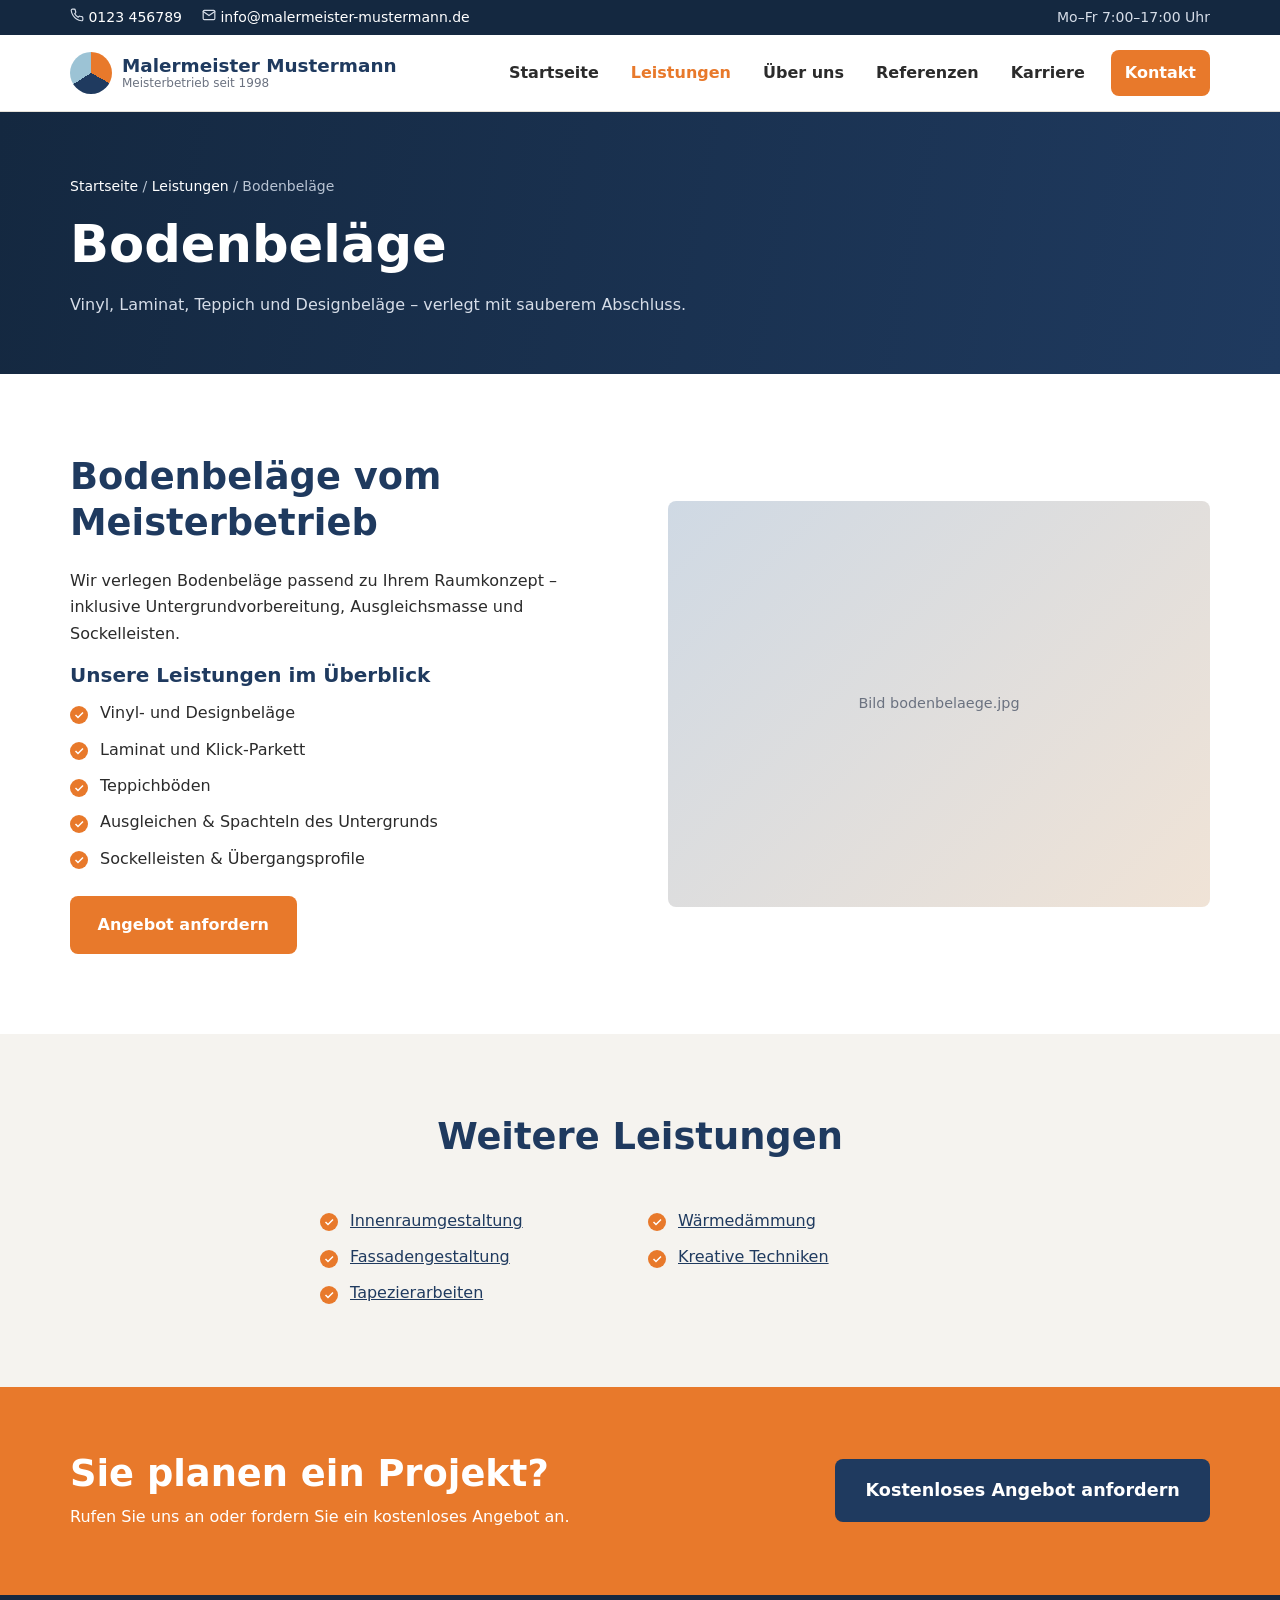
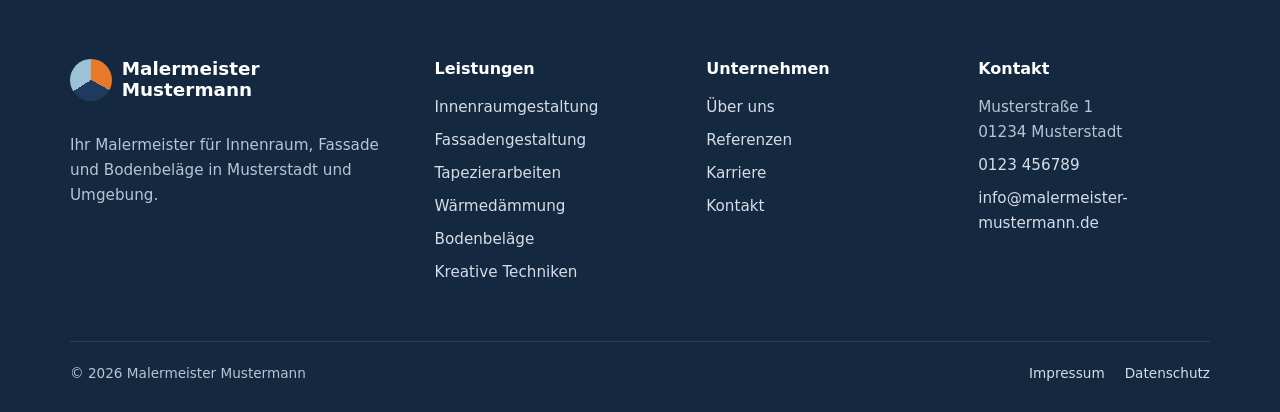
<file: leistungen/bodenbelaege.html>
<!DOCTYPE html>
<html lang="de">
<head>
  <meta charset="utf-8">
  <meta name="viewport" content="width=device-width, initial-scale=1">
  <title>Bodenbeläge | Malermeister Mustermann</title>
  <meta name="description" content="Vinyl, Laminat, Teppich und Designbeläge – verlegt mit sauberem Abschluss.">
  <link rel="canonical" href="https://www.malermeister-mustermann.de/leistungen/bodenbelaege.html">
  <link rel="icon" href="../assets/img/favicon.svg" type="image/svg+xml">
  <link rel="stylesheet" href="../assets/css/style.css">
</head>
<body>
<a class="skip-link" href="#main">Zum Inhalt springen</a>
<div class="topbar">
  <div class="container">
    <div class="topbar__items">
      <span><svg width="14" height="14" viewBox="0 0 24 24" fill="none" stroke="currentColor" stroke-width="2" stroke-linecap="round" stroke-linejoin="round" aria-hidden="true"><path d="M22 16.9v3a2 2 0 0 1-2.2 2 19.8 19.8 0 0 1-8.6-3.1 19.5 19.5 0 0 1-6-6A19.8 19.8 0 0 1 2.1 4.2 2 2 0 0 1 4.1 2h3a2 2 0 0 1 2 1.7c.1 1 .4 1.9.7 2.8a2 2 0 0 1-.5 2.1L8 9.9a16 16 0 0 0 6 6l1.3-1.3a2 2 0 0 1 2.1-.4c.9.3 1.8.6 2.8.7a2 2 0 0 1 1.7 2z"/></svg> <a href="tel:+49123456789">0123 456789</a></span>
      <span><svg width="14" height="14" viewBox="0 0 24 24" fill="none" stroke="currentColor" stroke-width="2" stroke-linecap="round" stroke-linejoin="round" aria-hidden="true"><rect x="2" y="4" width="20" height="16" rx="2"/><path d="M22 6l-10 7L2 6"/></svg> <a href="mailto:info@malermeister-mustermann.de">info@malermeister-mustermann.de</a></span>
    </div>
    <span>Mo–Fr 7:00–17:00 Uhr</span>
  </div>
</div>
<header class="header">
  <div class="container">
    <a class="logo" href="../index.html" aria-label="Malermeister Mustermann – Startseite">
      <span class="logo__mark" aria-hidden="true"></span>
      <span class="logo__text">Malermeister Mustermann<small>Meisterbetrieb seit 1998</small></span>
    </a>
    <button class="nav-toggle" aria-label="Menü öffnen" aria-expanded="false" aria-controls="nav">
      <span></span><span></span><span></span>
    </button>
    <nav class="nav" id="nav" aria-label="Hauptnavigation">
      <ul class="nav__list">
        <li class="nav__item"><a class="nav__link" href="../index.html">Startseite</a></li><li class="nav__item"><a class="nav__link" href="../leistungen.html" aria-current="page">Leistungen</a><ul class="nav__sub"><li><a href="../leistungen/innenraumgestaltung.html">Innenraumgestaltung</a></li><li><a href="../leistungen/fassadengestaltung.html">Fassadengestaltung</a></li><li><a href="../leistungen/tapezierarbeiten.html">Tapezierarbeiten</a></li><li><a href="../leistungen/waermedaemmung.html">Wärmedämmung</a></li><li><a href="../leistungen/bodenbelaege.html">Bodenbeläge</a></li><li><a href="../leistungen/kreative-techniken.html">Kreative Techniken</a></li></ul></li><li class="nav__item"><a class="nav__link" href="../ueber-uns.html">Über uns</a></li><li class="nav__item"><a class="nav__link" href="../referenzen.html">Referenzen</a></li><li class="nav__item"><a class="nav__link" href="../karriere.html">Karriere</a></li><li class="nav__item nav__item--cta"><a class="nav__link" href="../kontakt.html">Kontakt</a></li>
      </ul>
    </nav>
  </div>
</header>
<main id="main">
<section class="page-hero">
  <div class="container">
    <nav class="breadcrumb" aria-label="Brotkrumen"><a href="../index.html">Startseite</a> / <a href="../leistungen.html">Leistungen</a> / Bodenbeläge</nav>
    <h1>Bodenbeläge</h1>
    <p>Vinyl, Laminat, Teppich und Designbeläge – verlegt mit sauberem Abschluss.</p>
  </div>
</section>

<section class="section">
  <div class="container grid grid--2">
    <div>
      <h2>Bodenbeläge vom Meisterbetrieb</h2>
      <p>Wir verlegen Bodenbeläge passend zu Ihrem Raumkonzept – inklusive Untergrundvorbereitung, Ausgleichsmasse und Sockelleisten.</p>
      <h3>Unsere Leistungen im Überblick</h3>
      <ul class="checklist"><li>Vinyl- und Designbeläge</li><li>Laminat und Klick-Parkett</li><li>Teppichböden</li><li>Ausgleichen & Spachteln des Untergrunds</li><li>Sockelleisten & Übergangsprofile</li></ul>
      <a class="btn btn--primary" href="../kontakt.html">Angebot anfordern</a>
    </div>
    <div class="media-placeholder">Bild bodenbelaege.jpg</div>
  </div>
</section>

<section class="section section--alt">
  <div class="container">
    <div class="section__head"><h2>Weitere Leistungen</h2></div>
    <ul class="checklist" style="columns: 2; max-width: 640px; margin: 0 auto;"><li><a href="../leistungen/innenraumgestaltung.html">Innenraumgestaltung</a></li><li><a href="../leistungen/fassadengestaltung.html">Fassadengestaltung</a></li><li><a href="../leistungen/tapezierarbeiten.html">Tapezierarbeiten</a></li><li><a href="../leistungen/waermedaemmung.html">Wärmedämmung</a></li><li><a href="../leistungen/kreative-techniken.html">Kreative Techniken</a></li></ul>
  </div>
</section>

<section class="cta">
  <div class="container">
    <div>
      <h2>Sie planen ein Projekt?</h2>
      <p>Rufen Sie uns an oder fordern Sie ein kostenloses Angebot an.</p>
    </div>
    <a class="btn btn--dark" href="../kontakt.html">Kostenloses Angebot anfordern</a>
  </div>
</section>
</main>
<footer class="footer">
  <div class="container">
    <div class="footer__grid">
      <div>
        <a class="logo" href="../index.html"><span class="logo__mark" aria-hidden="true"></span><span class="logo__text">Malermeister Mustermann</span></a>
        <p class="mt-2">Ihr Malermeister für Innenraum, Fassade und Bodenbeläge in Musterstadt und Umgebung.</p>
      </div>
      <div>
        <h4>Leistungen</h4>
        <ul><li><a href="../leistungen/innenraumgestaltung.html">Innenraumgestaltung</a></li><li><a href="../leistungen/fassadengestaltung.html">Fassadengestaltung</a></li><li><a href="../leistungen/tapezierarbeiten.html">Tapezierarbeiten</a></li><li><a href="../leistungen/waermedaemmung.html">Wärmedämmung</a></li><li><a href="../leistungen/bodenbelaege.html">Bodenbeläge</a></li><li><a href="../leistungen/kreative-techniken.html">Kreative Techniken</a></li></ul>
      </div>
      <div>
        <h4>Unternehmen</h4>
        <ul>
          <li><a href="../ueber-uns.html">Über uns</a></li>
          <li><a href="../referenzen.html">Referenzen</a></li>
          <li><a href="../karriere.html">Karriere</a></li>
          <li><a href="../kontakt.html">Kontakt</a></li>
        </ul>
      </div>
      <div>
        <h4>Kontakt</h4>
        <ul>
          <li>Musterstraße 1<br>01234 Musterstadt</li>
          <li><a href="tel:+49123456789">0123 456789</a></li>
          <li><a href="mailto:info@malermeister-mustermann.de">info@malermeister-mustermann.de</a></li>
        </ul>
      </div>
    </div>
    <div class="footer__bottom">
      <span>&copy; <span id="year">2026</span> Malermeister Mustermann</span>
      <ul>
        <li><a href="../impressum.html">Impressum</a></li>
        <li><a href="../datenschutz.html">Datenschutz</a></li>
      </ul>
    </div>
  </div>
</footer>
<script src="../assets/js/main.js" defer></script>
</body>
</html>
</file>
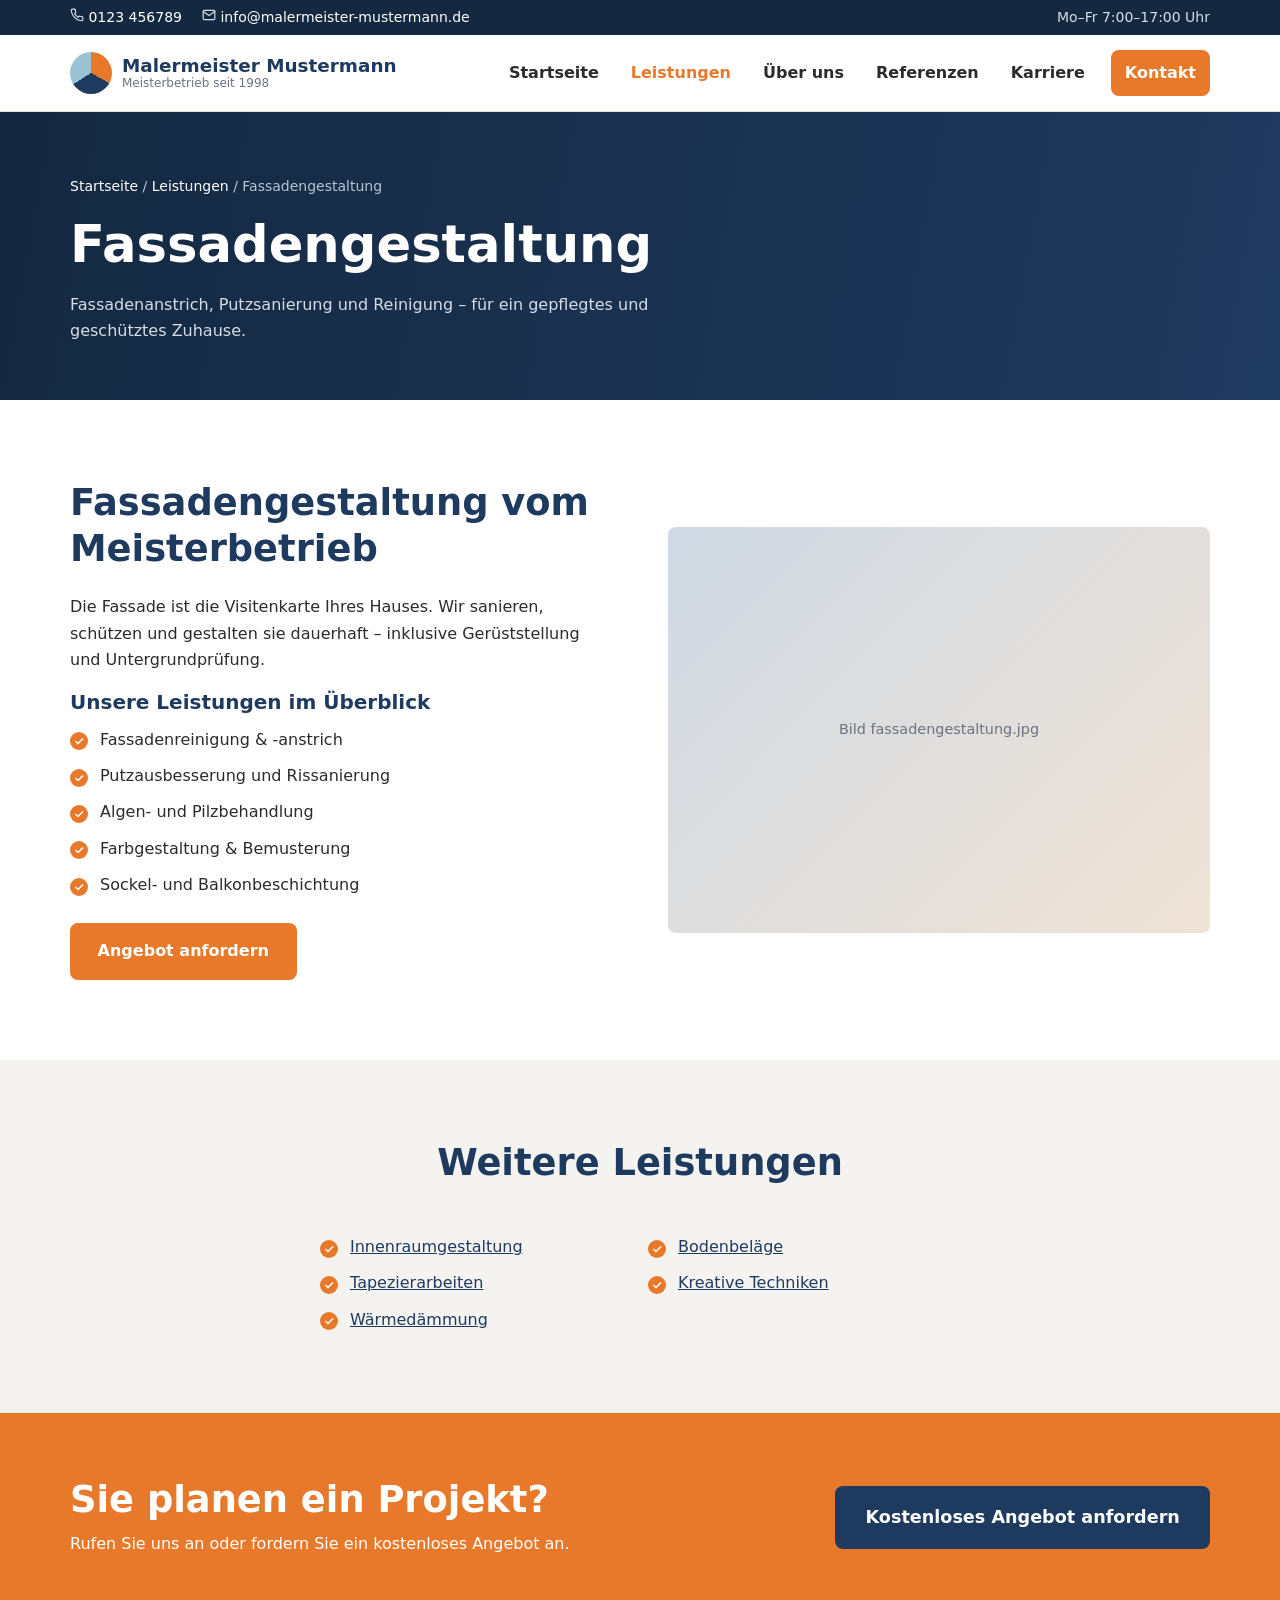
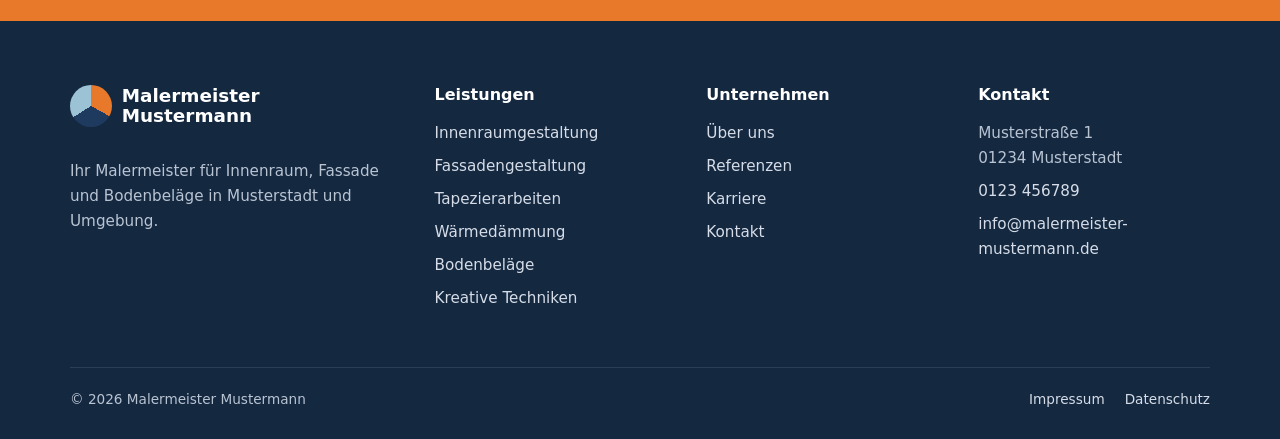
<file: leistungen/fassadengestaltung.html>
<!DOCTYPE html>
<html lang="de">
<head>
  <meta charset="utf-8">
  <meta name="viewport" content="width=device-width, initial-scale=1">
  <title>Fassadengestaltung | Malermeister Mustermann</title>
  <meta name="description" content="Fassadenanstrich, Putzsanierung und Reinigung – für ein gepflegtes und geschütztes Zuhause.">
  <link rel="canonical" href="https://www.malermeister-mustermann.de/leistungen/fassadengestaltung.html">
  <link rel="icon" href="../assets/img/favicon.svg" type="image/svg+xml">
  <link rel="stylesheet" href="../assets/css/style.css">
</head>
<body>
<a class="skip-link" href="#main">Zum Inhalt springen</a>
<div class="topbar">
  <div class="container">
    <div class="topbar__items">
      <span><svg width="14" height="14" viewBox="0 0 24 24" fill="none" stroke="currentColor" stroke-width="2" stroke-linecap="round" stroke-linejoin="round" aria-hidden="true"><path d="M22 16.9v3a2 2 0 0 1-2.2 2 19.8 19.8 0 0 1-8.6-3.1 19.5 19.5 0 0 1-6-6A19.8 19.8 0 0 1 2.1 4.2 2 2 0 0 1 4.1 2h3a2 2 0 0 1 2 1.7c.1 1 .4 1.9.7 2.8a2 2 0 0 1-.5 2.1L8 9.9a16 16 0 0 0 6 6l1.3-1.3a2 2 0 0 1 2.1-.4c.9.3 1.8.6 2.8.7a2 2 0 0 1 1.7 2z"/></svg> <a href="tel:+49123456789">0123 456789</a></span>
      <span><svg width="14" height="14" viewBox="0 0 24 24" fill="none" stroke="currentColor" stroke-width="2" stroke-linecap="round" stroke-linejoin="round" aria-hidden="true"><rect x="2" y="4" width="20" height="16" rx="2"/><path d="M22 6l-10 7L2 6"/></svg> <a href="mailto:info@malermeister-mustermann.de">info@malermeister-mustermann.de</a></span>
    </div>
    <span>Mo–Fr 7:00–17:00 Uhr</span>
  </div>
</div>
<header class="header">
  <div class="container">
    <a class="logo" href="../index.html" aria-label="Malermeister Mustermann – Startseite">
      <span class="logo__mark" aria-hidden="true"></span>
      <span class="logo__text">Malermeister Mustermann<small>Meisterbetrieb seit 1998</small></span>
    </a>
    <button class="nav-toggle" aria-label="Menü öffnen" aria-expanded="false" aria-controls="nav">
      <span></span><span></span><span></span>
    </button>
    <nav class="nav" id="nav" aria-label="Hauptnavigation">
      <ul class="nav__list">
        <li class="nav__item"><a class="nav__link" href="../index.html">Startseite</a></li><li class="nav__item"><a class="nav__link" href="../leistungen.html" aria-current="page">Leistungen</a><ul class="nav__sub"><li><a href="../leistungen/innenraumgestaltung.html">Innenraumgestaltung</a></li><li><a href="../leistungen/fassadengestaltung.html">Fassadengestaltung</a></li><li><a href="../leistungen/tapezierarbeiten.html">Tapezierarbeiten</a></li><li><a href="../leistungen/waermedaemmung.html">Wärmedämmung</a></li><li><a href="../leistungen/bodenbelaege.html">Bodenbeläge</a></li><li><a href="../leistungen/kreative-techniken.html">Kreative Techniken</a></li></ul></li><li class="nav__item"><a class="nav__link" href="../ueber-uns.html">Über uns</a></li><li class="nav__item"><a class="nav__link" href="../referenzen.html">Referenzen</a></li><li class="nav__item"><a class="nav__link" href="../karriere.html">Karriere</a></li><li class="nav__item nav__item--cta"><a class="nav__link" href="../kontakt.html">Kontakt</a></li>
      </ul>
    </nav>
  </div>
</header>
<main id="main">
<section class="page-hero">
  <div class="container">
    <nav class="breadcrumb" aria-label="Brotkrumen"><a href="../index.html">Startseite</a> / <a href="../leistungen.html">Leistungen</a> / Fassadengestaltung</nav>
    <h1>Fassadengestaltung</h1>
    <p>Fassadenanstrich, Putzsanierung und Reinigung – für ein gepflegtes und geschütztes Zuhause.</p>
  </div>
</section>

<section class="section">
  <div class="container grid grid--2">
    <div>
      <h2>Fassadengestaltung vom Meisterbetrieb</h2>
      <p>Die Fassade ist die Visitenkarte Ihres Hauses. Wir sanieren, schützen und gestalten sie dauerhaft – inklusive Gerüststellung und Untergrundprüfung.</p>
      <h3>Unsere Leistungen im Überblick</h3>
      <ul class="checklist"><li>Fassadenreinigung & -anstrich</li><li>Putzausbesserung und Rissanierung</li><li>Algen- und Pilzbehandlung</li><li>Farbgestaltung & Bemusterung</li><li>Sockel- und Balkonbeschichtung</li></ul>
      <a class="btn btn--primary" href="../kontakt.html">Angebot anfordern</a>
    </div>
    <div class="media-placeholder">Bild fassadengestaltung.jpg</div>
  </div>
</section>

<section class="section section--alt">
  <div class="container">
    <div class="section__head"><h2>Weitere Leistungen</h2></div>
    <ul class="checklist" style="columns: 2; max-width: 640px; margin: 0 auto;"><li><a href="../leistungen/innenraumgestaltung.html">Innenraumgestaltung</a></li><li><a href="../leistungen/tapezierarbeiten.html">Tapezierarbeiten</a></li><li><a href="../leistungen/waermedaemmung.html">Wärmedämmung</a></li><li><a href="../leistungen/bodenbelaege.html">Bodenbeläge</a></li><li><a href="../leistungen/kreative-techniken.html">Kreative Techniken</a></li></ul>
  </div>
</section>

<section class="cta">
  <div class="container">
    <div>
      <h2>Sie planen ein Projekt?</h2>
      <p>Rufen Sie uns an oder fordern Sie ein kostenloses Angebot an.</p>
    </div>
    <a class="btn btn--dark" href="../kontakt.html">Kostenloses Angebot anfordern</a>
  </div>
</section>
</main>
<footer class="footer">
  <div class="container">
    <div class="footer__grid">
      <div>
        <a class="logo" href="../index.html"><span class="logo__mark" aria-hidden="true"></span><span class="logo__text">Malermeister Mustermann</span></a>
        <p class="mt-2">Ihr Malermeister für Innenraum, Fassade und Bodenbeläge in Musterstadt und Umgebung.</p>
      </div>
      <div>
        <h4>Leistungen</h4>
        <ul><li><a href="../leistungen/innenraumgestaltung.html">Innenraumgestaltung</a></li><li><a href="../leistungen/fassadengestaltung.html">Fassadengestaltung</a></li><li><a href="../leistungen/tapezierarbeiten.html">Tapezierarbeiten</a></li><li><a href="../leistungen/waermedaemmung.html">Wärmedämmung</a></li><li><a href="../leistungen/bodenbelaege.html">Bodenbeläge</a></li><li><a href="../leistungen/kreative-techniken.html">Kreative Techniken</a></li></ul>
      </div>
      <div>
        <h4>Unternehmen</h4>
        <ul>
          <li><a href="../ueber-uns.html">Über uns</a></li>
          <li><a href="../referenzen.html">Referenzen</a></li>
          <li><a href="../karriere.html">Karriere</a></li>
          <li><a href="../kontakt.html">Kontakt</a></li>
        </ul>
      </div>
      <div>
        <h4>Kontakt</h4>
        <ul>
          <li>Musterstraße 1<br>01234 Musterstadt</li>
          <li><a href="tel:+49123456789">0123 456789</a></li>
          <li><a href="mailto:info@malermeister-mustermann.de">info@malermeister-mustermann.de</a></li>
        </ul>
      </div>
    </div>
    <div class="footer__bottom">
      <span>&copy; <span id="year">2026</span> Malermeister Mustermann</span>
      <ul>
        <li><a href="../impressum.html">Impressum</a></li>
        <li><a href="../datenschutz.html">Datenschutz</a></li>
      </ul>
    </div>
  </div>
</footer>
<script src="../assets/js/main.js" defer></script>
</body>
</html>
</file>
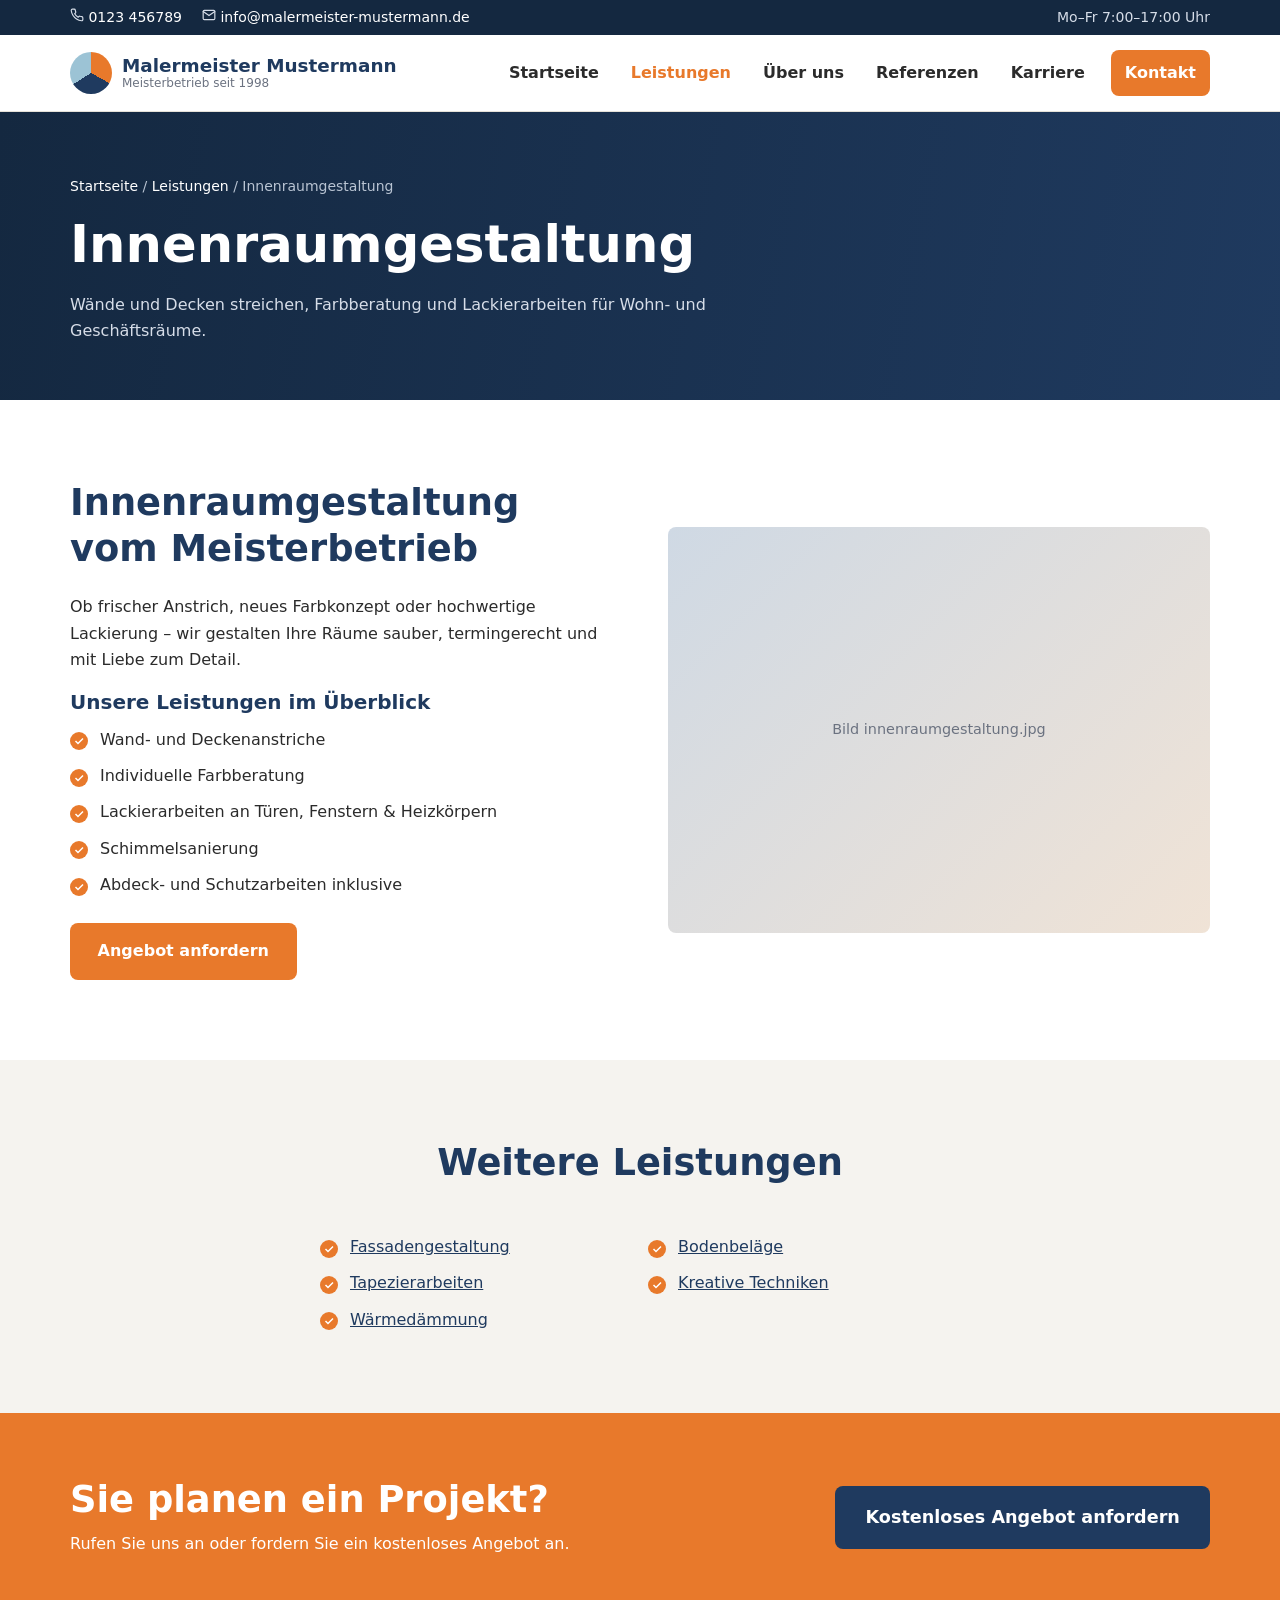
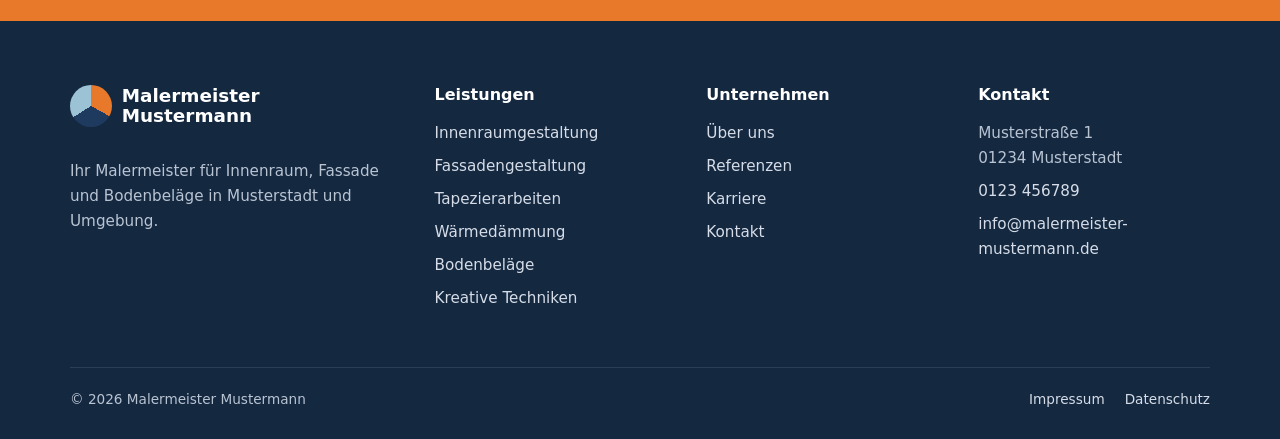
<file: leistungen/innenraumgestaltung.html>
<!DOCTYPE html>
<html lang="de">
<head>
  <meta charset="utf-8">
  <meta name="viewport" content="width=device-width, initial-scale=1">
  <title>Innenraumgestaltung | Malermeister Mustermann</title>
  <meta name="description" content="Wände und Decken streichen, Farbberatung und Lackierarbeiten für Wohn- und Geschäftsräume.">
  <link rel="canonical" href="https://www.malermeister-mustermann.de/leistungen/innenraumgestaltung.html">
  <link rel="icon" href="../assets/img/favicon.svg" type="image/svg+xml">
  <link rel="stylesheet" href="../assets/css/style.css">
</head>
<body>
<a class="skip-link" href="#main">Zum Inhalt springen</a>
<div class="topbar">
  <div class="container">
    <div class="topbar__items">
      <span><svg width="14" height="14" viewBox="0 0 24 24" fill="none" stroke="currentColor" stroke-width="2" stroke-linecap="round" stroke-linejoin="round" aria-hidden="true"><path d="M22 16.9v3a2 2 0 0 1-2.2 2 19.8 19.8 0 0 1-8.6-3.1 19.5 19.5 0 0 1-6-6A19.8 19.8 0 0 1 2.1 4.2 2 2 0 0 1 4.1 2h3a2 2 0 0 1 2 1.7c.1 1 .4 1.9.7 2.8a2 2 0 0 1-.5 2.1L8 9.9a16 16 0 0 0 6 6l1.3-1.3a2 2 0 0 1 2.1-.4c.9.3 1.8.6 2.8.7a2 2 0 0 1 1.7 2z"/></svg> <a href="tel:+49123456789">0123 456789</a></span>
      <span><svg width="14" height="14" viewBox="0 0 24 24" fill="none" stroke="currentColor" stroke-width="2" stroke-linecap="round" stroke-linejoin="round" aria-hidden="true"><rect x="2" y="4" width="20" height="16" rx="2"/><path d="M22 6l-10 7L2 6"/></svg> <a href="mailto:info@malermeister-mustermann.de">info@malermeister-mustermann.de</a></span>
    </div>
    <span>Mo–Fr 7:00–17:00 Uhr</span>
  </div>
</div>
<header class="header">
  <div class="container">
    <a class="logo" href="../index.html" aria-label="Malermeister Mustermann – Startseite">
      <span class="logo__mark" aria-hidden="true"></span>
      <span class="logo__text">Malermeister Mustermann<small>Meisterbetrieb seit 1998</small></span>
    </a>
    <button class="nav-toggle" aria-label="Menü öffnen" aria-expanded="false" aria-controls="nav">
      <span></span><span></span><span></span>
    </button>
    <nav class="nav" id="nav" aria-label="Hauptnavigation">
      <ul class="nav__list">
        <li class="nav__item"><a class="nav__link" href="../index.html">Startseite</a></li><li class="nav__item"><a class="nav__link" href="../leistungen.html" aria-current="page">Leistungen</a><ul class="nav__sub"><li><a href="../leistungen/innenraumgestaltung.html">Innenraumgestaltung</a></li><li><a href="../leistungen/fassadengestaltung.html">Fassadengestaltung</a></li><li><a href="../leistungen/tapezierarbeiten.html">Tapezierarbeiten</a></li><li><a href="../leistungen/waermedaemmung.html">Wärmedämmung</a></li><li><a href="../leistungen/bodenbelaege.html">Bodenbeläge</a></li><li><a href="../leistungen/kreative-techniken.html">Kreative Techniken</a></li></ul></li><li class="nav__item"><a class="nav__link" href="../ueber-uns.html">Über uns</a></li><li class="nav__item"><a class="nav__link" href="../referenzen.html">Referenzen</a></li><li class="nav__item"><a class="nav__link" href="../karriere.html">Karriere</a></li><li class="nav__item nav__item--cta"><a class="nav__link" href="../kontakt.html">Kontakt</a></li>
      </ul>
    </nav>
  </div>
</header>
<main id="main">
<section class="page-hero">
  <div class="container">
    <nav class="breadcrumb" aria-label="Brotkrumen"><a href="../index.html">Startseite</a> / <a href="../leistungen.html">Leistungen</a> / Innenraumgestaltung</nav>
    <h1>Innenraumgestaltung</h1>
    <p>Wände und Decken streichen, Farbberatung und Lackierarbeiten für Wohn- und Geschäftsräume.</p>
  </div>
</section>

<section class="section">
  <div class="container grid grid--2">
    <div>
      <h2>Innenraumgestaltung vom Meisterbetrieb</h2>
      <p>Ob frischer Anstrich, neues Farbkonzept oder hochwertige Lackierung – wir gestalten Ihre Räume sauber, termingerecht und mit Liebe zum Detail.</p>
      <h3>Unsere Leistungen im Überblick</h3>
      <ul class="checklist"><li>Wand- und Deckenanstriche</li><li>Individuelle Farbberatung</li><li>Lackierarbeiten an Türen, Fenstern & Heizkörpern</li><li>Schimmelsanierung</li><li>Abdeck- und Schutzarbeiten inklusive</li></ul>
      <a class="btn btn--primary" href="../kontakt.html">Angebot anfordern</a>
    </div>
    <div class="media-placeholder">Bild innenraumgestaltung.jpg</div>
  </div>
</section>

<section class="section section--alt">
  <div class="container">
    <div class="section__head"><h2>Weitere Leistungen</h2></div>
    <ul class="checklist" style="columns: 2; max-width: 640px; margin: 0 auto;"><li><a href="../leistungen/fassadengestaltung.html">Fassadengestaltung</a></li><li><a href="../leistungen/tapezierarbeiten.html">Tapezierarbeiten</a></li><li><a href="../leistungen/waermedaemmung.html">Wärmedämmung</a></li><li><a href="../leistungen/bodenbelaege.html">Bodenbeläge</a></li><li><a href="../leistungen/kreative-techniken.html">Kreative Techniken</a></li></ul>
  </div>
</section>

<section class="cta">
  <div class="container">
    <div>
      <h2>Sie planen ein Projekt?</h2>
      <p>Rufen Sie uns an oder fordern Sie ein kostenloses Angebot an.</p>
    </div>
    <a class="btn btn--dark" href="../kontakt.html">Kostenloses Angebot anfordern</a>
  </div>
</section>
</main>
<footer class="footer">
  <div class="container">
    <div class="footer__grid">
      <div>
        <a class="logo" href="../index.html"><span class="logo__mark" aria-hidden="true"></span><span class="logo__text">Malermeister Mustermann</span></a>
        <p class="mt-2">Ihr Malermeister für Innenraum, Fassade und Bodenbeläge in Musterstadt und Umgebung.</p>
      </div>
      <div>
        <h4>Leistungen</h4>
        <ul><li><a href="../leistungen/innenraumgestaltung.html">Innenraumgestaltung</a></li><li><a href="../leistungen/fassadengestaltung.html">Fassadengestaltung</a></li><li><a href="../leistungen/tapezierarbeiten.html">Tapezierarbeiten</a></li><li><a href="../leistungen/waermedaemmung.html">Wärmedämmung</a></li><li><a href="../leistungen/bodenbelaege.html">Bodenbeläge</a></li><li><a href="../leistungen/kreative-techniken.html">Kreative Techniken</a></li></ul>
      </div>
      <div>
        <h4>Unternehmen</h4>
        <ul>
          <li><a href="../ueber-uns.html">Über uns</a></li>
          <li><a href="../referenzen.html">Referenzen</a></li>
          <li><a href="../karriere.html">Karriere</a></li>
          <li><a href="../kontakt.html">Kontakt</a></li>
        </ul>
      </div>
      <div>
        <h4>Kontakt</h4>
        <ul>
          <li>Musterstraße 1<br>01234 Musterstadt</li>
          <li><a href="tel:+49123456789">0123 456789</a></li>
          <li><a href="mailto:info@malermeister-mustermann.de">info@malermeister-mustermann.de</a></li>
        </ul>
      </div>
    </div>
    <div class="footer__bottom">
      <span>&copy; <span id="year">2026</span> Malermeister Mustermann</span>
      <ul>
        <li><a href="../impressum.html">Impressum</a></li>
        <li><a href="../datenschutz.html">Datenschutz</a></li>
      </ul>
    </div>
  </div>
</footer>
<script src="../assets/js/main.js" defer></script>
</body>
</html>
</file>
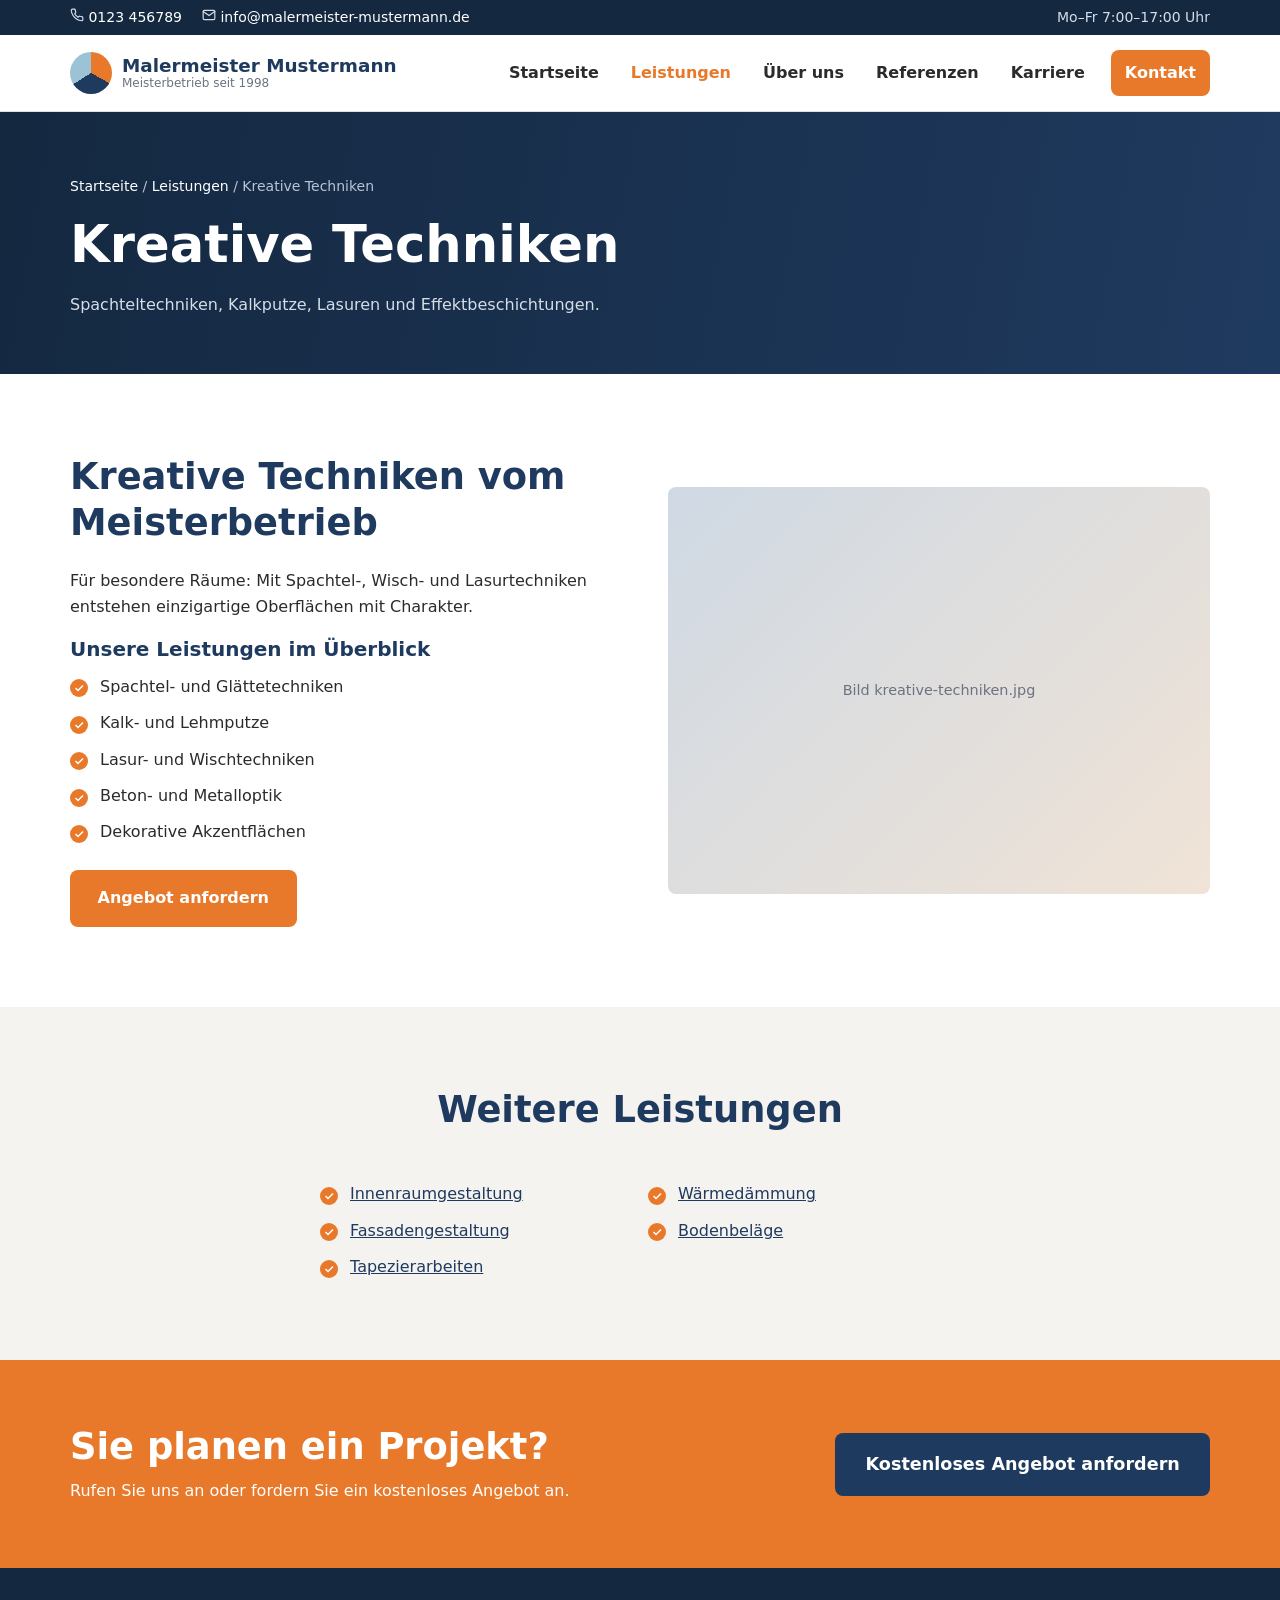
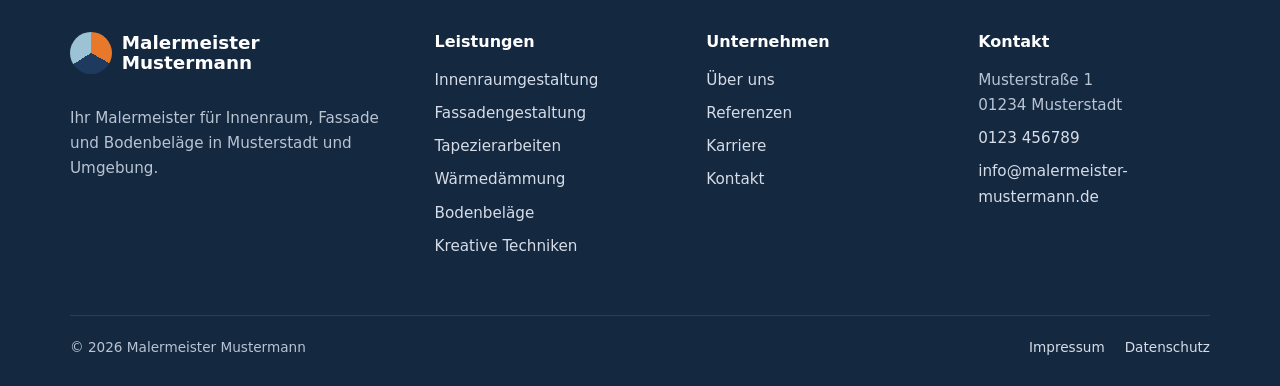
<file: leistungen/kreative-techniken.html>
<!DOCTYPE html>
<html lang="de">
<head>
  <meta charset="utf-8">
  <meta name="viewport" content="width=device-width, initial-scale=1">
  <title>Kreative Techniken | Malermeister Mustermann</title>
  <meta name="description" content="Spachteltechniken, Kalkputze, Lasuren und Effektbeschichtungen.">
  <link rel="canonical" href="https://www.malermeister-mustermann.de/leistungen/kreative-techniken.html">
  <link rel="icon" href="../assets/img/favicon.svg" type="image/svg+xml">
  <link rel="stylesheet" href="../assets/css/style.css">
</head>
<body>
<a class="skip-link" href="#main">Zum Inhalt springen</a>
<div class="topbar">
  <div class="container">
    <div class="topbar__items">
      <span><svg width="14" height="14" viewBox="0 0 24 24" fill="none" stroke="currentColor" stroke-width="2" stroke-linecap="round" stroke-linejoin="round" aria-hidden="true"><path d="M22 16.9v3a2 2 0 0 1-2.2 2 19.8 19.8 0 0 1-8.6-3.1 19.5 19.5 0 0 1-6-6A19.8 19.8 0 0 1 2.1 4.2 2 2 0 0 1 4.1 2h3a2 2 0 0 1 2 1.7c.1 1 .4 1.9.7 2.8a2 2 0 0 1-.5 2.1L8 9.9a16 16 0 0 0 6 6l1.3-1.3a2 2 0 0 1 2.1-.4c.9.3 1.8.6 2.8.7a2 2 0 0 1 1.7 2z"/></svg> <a href="tel:+49123456789">0123 456789</a></span>
      <span><svg width="14" height="14" viewBox="0 0 24 24" fill="none" stroke="currentColor" stroke-width="2" stroke-linecap="round" stroke-linejoin="round" aria-hidden="true"><rect x="2" y="4" width="20" height="16" rx="2"/><path d="M22 6l-10 7L2 6"/></svg> <a href="mailto:info@malermeister-mustermann.de">info@malermeister-mustermann.de</a></span>
    </div>
    <span>Mo–Fr 7:00–17:00 Uhr</span>
  </div>
</div>
<header class="header">
  <div class="container">
    <a class="logo" href="../index.html" aria-label="Malermeister Mustermann – Startseite">
      <span class="logo__mark" aria-hidden="true"></span>
      <span class="logo__text">Malermeister Mustermann<small>Meisterbetrieb seit 1998</small></span>
    </a>
    <button class="nav-toggle" aria-label="Menü öffnen" aria-expanded="false" aria-controls="nav">
      <span></span><span></span><span></span>
    </button>
    <nav class="nav" id="nav" aria-label="Hauptnavigation">
      <ul class="nav__list">
        <li class="nav__item"><a class="nav__link" href="../index.html">Startseite</a></li><li class="nav__item"><a class="nav__link" href="../leistungen.html" aria-current="page">Leistungen</a><ul class="nav__sub"><li><a href="../leistungen/innenraumgestaltung.html">Innenraumgestaltung</a></li><li><a href="../leistungen/fassadengestaltung.html">Fassadengestaltung</a></li><li><a href="../leistungen/tapezierarbeiten.html">Tapezierarbeiten</a></li><li><a href="../leistungen/waermedaemmung.html">Wärmedämmung</a></li><li><a href="../leistungen/bodenbelaege.html">Bodenbeläge</a></li><li><a href="../leistungen/kreative-techniken.html">Kreative Techniken</a></li></ul></li><li class="nav__item"><a class="nav__link" href="../ueber-uns.html">Über uns</a></li><li class="nav__item"><a class="nav__link" href="../referenzen.html">Referenzen</a></li><li class="nav__item"><a class="nav__link" href="../karriere.html">Karriere</a></li><li class="nav__item nav__item--cta"><a class="nav__link" href="../kontakt.html">Kontakt</a></li>
      </ul>
    </nav>
  </div>
</header>
<main id="main">
<section class="page-hero">
  <div class="container">
    <nav class="breadcrumb" aria-label="Brotkrumen"><a href="../index.html">Startseite</a> / <a href="../leistungen.html">Leistungen</a> / Kreative Techniken</nav>
    <h1>Kreative Techniken</h1>
    <p>Spachteltechniken, Kalkputze, Lasuren und Effektbeschichtungen.</p>
  </div>
</section>

<section class="section">
  <div class="container grid grid--2">
    <div>
      <h2>Kreative Techniken vom Meisterbetrieb</h2>
      <p>Für besondere Räume: Mit Spachtel-, Wisch- und Lasurtechniken entstehen einzigartige Oberflächen mit Charakter.</p>
      <h3>Unsere Leistungen im Überblick</h3>
      <ul class="checklist"><li>Spachtel- und Glättetechniken</li><li>Kalk- und Lehmputze</li><li>Lasur- und Wischtechniken</li><li>Beton- und Metalloptik</li><li>Dekorative Akzentflächen</li></ul>
      <a class="btn btn--primary" href="../kontakt.html">Angebot anfordern</a>
    </div>
    <div class="media-placeholder">Bild kreative-techniken.jpg</div>
  </div>
</section>

<section class="section section--alt">
  <div class="container">
    <div class="section__head"><h2>Weitere Leistungen</h2></div>
    <ul class="checklist" style="columns: 2; max-width: 640px; margin: 0 auto;"><li><a href="../leistungen/innenraumgestaltung.html">Innenraumgestaltung</a></li><li><a href="../leistungen/fassadengestaltung.html">Fassadengestaltung</a></li><li><a href="../leistungen/tapezierarbeiten.html">Tapezierarbeiten</a></li><li><a href="../leistungen/waermedaemmung.html">Wärmedämmung</a></li><li><a href="../leistungen/bodenbelaege.html">Bodenbeläge</a></li></ul>
  </div>
</section>

<section class="cta">
  <div class="container">
    <div>
      <h2>Sie planen ein Projekt?</h2>
      <p>Rufen Sie uns an oder fordern Sie ein kostenloses Angebot an.</p>
    </div>
    <a class="btn btn--dark" href="../kontakt.html">Kostenloses Angebot anfordern</a>
  </div>
</section>
</main>
<footer class="footer">
  <div class="container">
    <div class="footer__grid">
      <div>
        <a class="logo" href="../index.html"><span class="logo__mark" aria-hidden="true"></span><span class="logo__text">Malermeister Mustermann</span></a>
        <p class="mt-2">Ihr Malermeister für Innenraum, Fassade und Bodenbeläge in Musterstadt und Umgebung.</p>
      </div>
      <div>
        <h4>Leistungen</h4>
        <ul><li><a href="../leistungen/innenraumgestaltung.html">Innenraumgestaltung</a></li><li><a href="../leistungen/fassadengestaltung.html">Fassadengestaltung</a></li><li><a href="../leistungen/tapezierarbeiten.html">Tapezierarbeiten</a></li><li><a href="../leistungen/waermedaemmung.html">Wärmedämmung</a></li><li><a href="../leistungen/bodenbelaege.html">Bodenbeläge</a></li><li><a href="../leistungen/kreative-techniken.html">Kreative Techniken</a></li></ul>
      </div>
      <div>
        <h4>Unternehmen</h4>
        <ul>
          <li><a href="../ueber-uns.html">Über uns</a></li>
          <li><a href="../referenzen.html">Referenzen</a></li>
          <li><a href="../karriere.html">Karriere</a></li>
          <li><a href="../kontakt.html">Kontakt</a></li>
        </ul>
      </div>
      <div>
        <h4>Kontakt</h4>
        <ul>
          <li>Musterstraße 1<br>01234 Musterstadt</li>
          <li><a href="tel:+49123456789">0123 456789</a></li>
          <li><a href="mailto:info@malermeister-mustermann.de">info@malermeister-mustermann.de</a></li>
        </ul>
      </div>
    </div>
    <div class="footer__bottom">
      <span>&copy; <span id="year">2026</span> Malermeister Mustermann</span>
      <ul>
        <li><a href="../impressum.html">Impressum</a></li>
        <li><a href="../datenschutz.html">Datenschutz</a></li>
      </ul>
    </div>
  </div>
</footer>
<script src="../assets/js/main.js" defer></script>
</body>
</html>
</file>
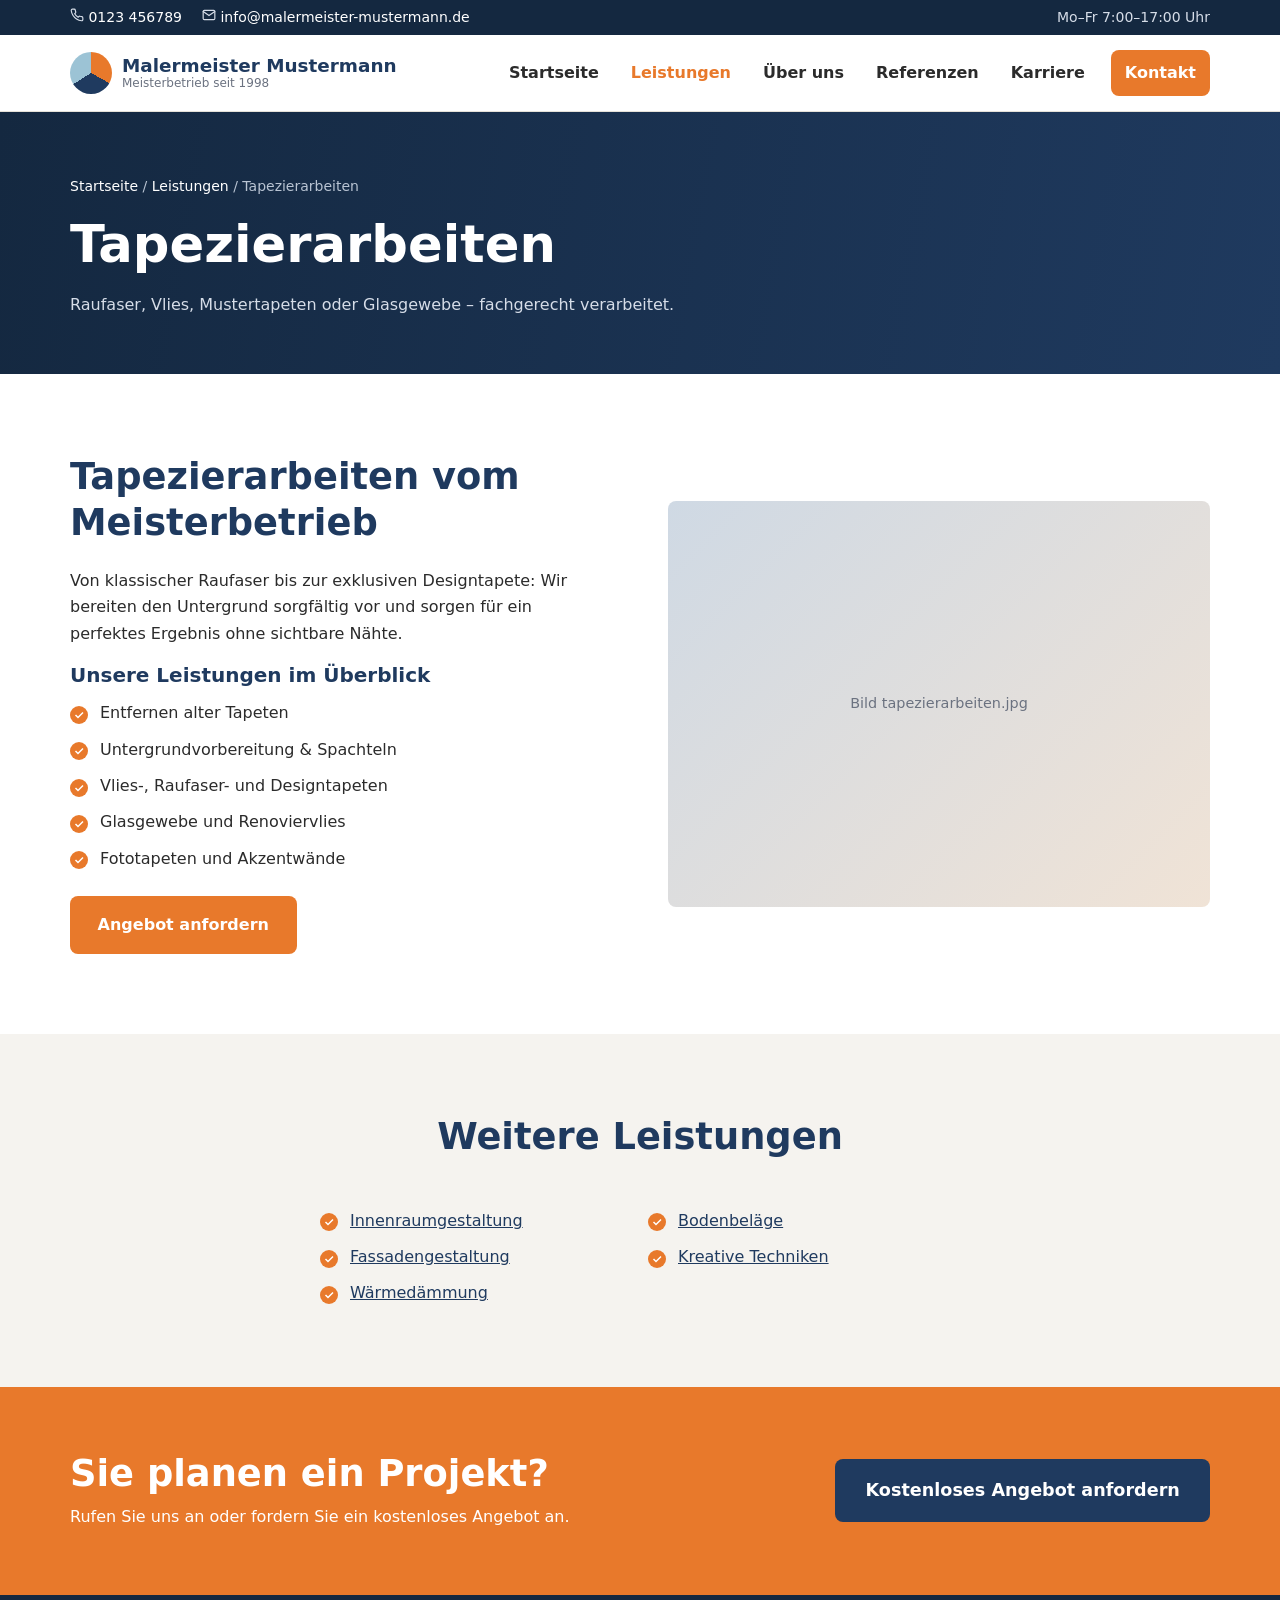
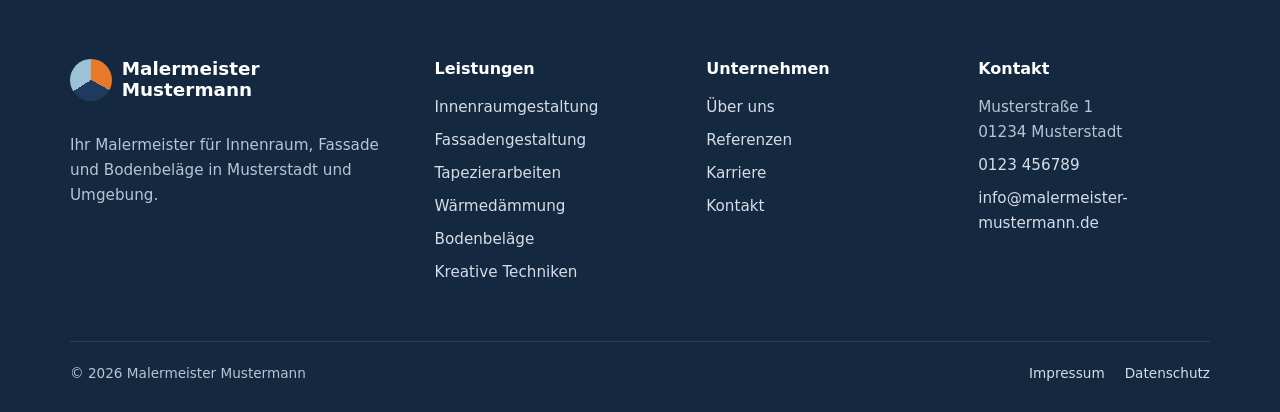
<file: leistungen/tapezierarbeiten.html>
<!DOCTYPE html>
<html lang="de">
<head>
  <meta charset="utf-8">
  <meta name="viewport" content="width=device-width, initial-scale=1">
  <title>Tapezierarbeiten | Malermeister Mustermann</title>
  <meta name="description" content="Raufaser, Vlies, Mustertapeten oder Glasgewebe – fachgerecht verarbeitet.">
  <link rel="canonical" href="https://www.malermeister-mustermann.de/leistungen/tapezierarbeiten.html">
  <link rel="icon" href="../assets/img/favicon.svg" type="image/svg+xml">
  <link rel="stylesheet" href="../assets/css/style.css">
</head>
<body>
<a class="skip-link" href="#main">Zum Inhalt springen</a>
<div class="topbar">
  <div class="container">
    <div class="topbar__items">
      <span><svg width="14" height="14" viewBox="0 0 24 24" fill="none" stroke="currentColor" stroke-width="2" stroke-linecap="round" stroke-linejoin="round" aria-hidden="true"><path d="M22 16.9v3a2 2 0 0 1-2.2 2 19.8 19.8 0 0 1-8.6-3.1 19.5 19.5 0 0 1-6-6A19.8 19.8 0 0 1 2.1 4.2 2 2 0 0 1 4.1 2h3a2 2 0 0 1 2 1.7c.1 1 .4 1.9.7 2.8a2 2 0 0 1-.5 2.1L8 9.9a16 16 0 0 0 6 6l1.3-1.3a2 2 0 0 1 2.1-.4c.9.3 1.8.6 2.8.7a2 2 0 0 1 1.7 2z"/></svg> <a href="tel:+49123456789">0123 456789</a></span>
      <span><svg width="14" height="14" viewBox="0 0 24 24" fill="none" stroke="currentColor" stroke-width="2" stroke-linecap="round" stroke-linejoin="round" aria-hidden="true"><rect x="2" y="4" width="20" height="16" rx="2"/><path d="M22 6l-10 7L2 6"/></svg> <a href="mailto:info@malermeister-mustermann.de">info@malermeister-mustermann.de</a></span>
    </div>
    <span>Mo–Fr 7:00–17:00 Uhr</span>
  </div>
</div>
<header class="header">
  <div class="container">
    <a class="logo" href="../index.html" aria-label="Malermeister Mustermann – Startseite">
      <span class="logo__mark" aria-hidden="true"></span>
      <span class="logo__text">Malermeister Mustermann<small>Meisterbetrieb seit 1998</small></span>
    </a>
    <button class="nav-toggle" aria-label="Menü öffnen" aria-expanded="false" aria-controls="nav">
      <span></span><span></span><span></span>
    </button>
    <nav class="nav" id="nav" aria-label="Hauptnavigation">
      <ul class="nav__list">
        <li class="nav__item"><a class="nav__link" href="../index.html">Startseite</a></li><li class="nav__item"><a class="nav__link" href="../leistungen.html" aria-current="page">Leistungen</a><ul class="nav__sub"><li><a href="../leistungen/innenraumgestaltung.html">Innenraumgestaltung</a></li><li><a href="../leistungen/fassadengestaltung.html">Fassadengestaltung</a></li><li><a href="../leistungen/tapezierarbeiten.html">Tapezierarbeiten</a></li><li><a href="../leistungen/waermedaemmung.html">Wärmedämmung</a></li><li><a href="../leistungen/bodenbelaege.html">Bodenbeläge</a></li><li><a href="../leistungen/kreative-techniken.html">Kreative Techniken</a></li></ul></li><li class="nav__item"><a class="nav__link" href="../ueber-uns.html">Über uns</a></li><li class="nav__item"><a class="nav__link" href="../referenzen.html">Referenzen</a></li><li class="nav__item"><a class="nav__link" href="../karriere.html">Karriere</a></li><li class="nav__item nav__item--cta"><a class="nav__link" href="../kontakt.html">Kontakt</a></li>
      </ul>
    </nav>
  </div>
</header>
<main id="main">
<section class="page-hero">
  <div class="container">
    <nav class="breadcrumb" aria-label="Brotkrumen"><a href="../index.html">Startseite</a> / <a href="../leistungen.html">Leistungen</a> / Tapezierarbeiten</nav>
    <h1>Tapezierarbeiten</h1>
    <p>Raufaser, Vlies, Mustertapeten oder Glasgewebe – fachgerecht verarbeitet.</p>
  </div>
</section>

<section class="section">
  <div class="container grid grid--2">
    <div>
      <h2>Tapezierarbeiten vom Meisterbetrieb</h2>
      <p>Von klassischer Raufaser bis zur exklusiven Designtapete: Wir bereiten den Untergrund sorgfältig vor und sorgen für ein perfektes Ergebnis ohne sichtbare Nähte.</p>
      <h3>Unsere Leistungen im Überblick</h3>
      <ul class="checklist"><li>Entfernen alter Tapeten</li><li>Untergrundvorbereitung & Spachteln</li><li>Vlies-, Raufaser- und Designtapeten</li><li>Glasgewebe und Renoviervlies</li><li>Fototapeten und Akzentwände</li></ul>
      <a class="btn btn--primary" href="../kontakt.html">Angebot anfordern</a>
    </div>
    <div class="media-placeholder">Bild tapezierarbeiten.jpg</div>
  </div>
</section>

<section class="section section--alt">
  <div class="container">
    <div class="section__head"><h2>Weitere Leistungen</h2></div>
    <ul class="checklist" style="columns: 2; max-width: 640px; margin: 0 auto;"><li><a href="../leistungen/innenraumgestaltung.html">Innenraumgestaltung</a></li><li><a href="../leistungen/fassadengestaltung.html">Fassadengestaltung</a></li><li><a href="../leistungen/waermedaemmung.html">Wärmedämmung</a></li><li><a href="../leistungen/bodenbelaege.html">Bodenbeläge</a></li><li><a href="../leistungen/kreative-techniken.html">Kreative Techniken</a></li></ul>
  </div>
</section>

<section class="cta">
  <div class="container">
    <div>
      <h2>Sie planen ein Projekt?</h2>
      <p>Rufen Sie uns an oder fordern Sie ein kostenloses Angebot an.</p>
    </div>
    <a class="btn btn--dark" href="../kontakt.html">Kostenloses Angebot anfordern</a>
  </div>
</section>
</main>
<footer class="footer">
  <div class="container">
    <div class="footer__grid">
      <div>
        <a class="logo" href="../index.html"><span class="logo__mark" aria-hidden="true"></span><span class="logo__text">Malermeister Mustermann</span></a>
        <p class="mt-2">Ihr Malermeister für Innenraum, Fassade und Bodenbeläge in Musterstadt und Umgebung.</p>
      </div>
      <div>
        <h4>Leistungen</h4>
        <ul><li><a href="../leistungen/innenraumgestaltung.html">Innenraumgestaltung</a></li><li><a href="../leistungen/fassadengestaltung.html">Fassadengestaltung</a></li><li><a href="../leistungen/tapezierarbeiten.html">Tapezierarbeiten</a></li><li><a href="../leistungen/waermedaemmung.html">Wärmedämmung</a></li><li><a href="../leistungen/bodenbelaege.html">Bodenbeläge</a></li><li><a href="../leistungen/kreative-techniken.html">Kreative Techniken</a></li></ul>
      </div>
      <div>
        <h4>Unternehmen</h4>
        <ul>
          <li><a href="../ueber-uns.html">Über uns</a></li>
          <li><a href="../referenzen.html">Referenzen</a></li>
          <li><a href="../karriere.html">Karriere</a></li>
          <li><a href="../kontakt.html">Kontakt</a></li>
        </ul>
      </div>
      <div>
        <h4>Kontakt</h4>
        <ul>
          <li>Musterstraße 1<br>01234 Musterstadt</li>
          <li><a href="tel:+49123456789">0123 456789</a></li>
          <li><a href="mailto:info@malermeister-mustermann.de">info@malermeister-mustermann.de</a></li>
        </ul>
      </div>
    </div>
    <div class="footer__bottom">
      <span>&copy; <span id="year">2026</span> Malermeister Mustermann</span>
      <ul>
        <li><a href="../impressum.html">Impressum</a></li>
        <li><a href="../datenschutz.html">Datenschutz</a></li>
      </ul>
    </div>
  </div>
</footer>
<script src="../assets/js/main.js" defer></script>
</body>
</html>
</file>
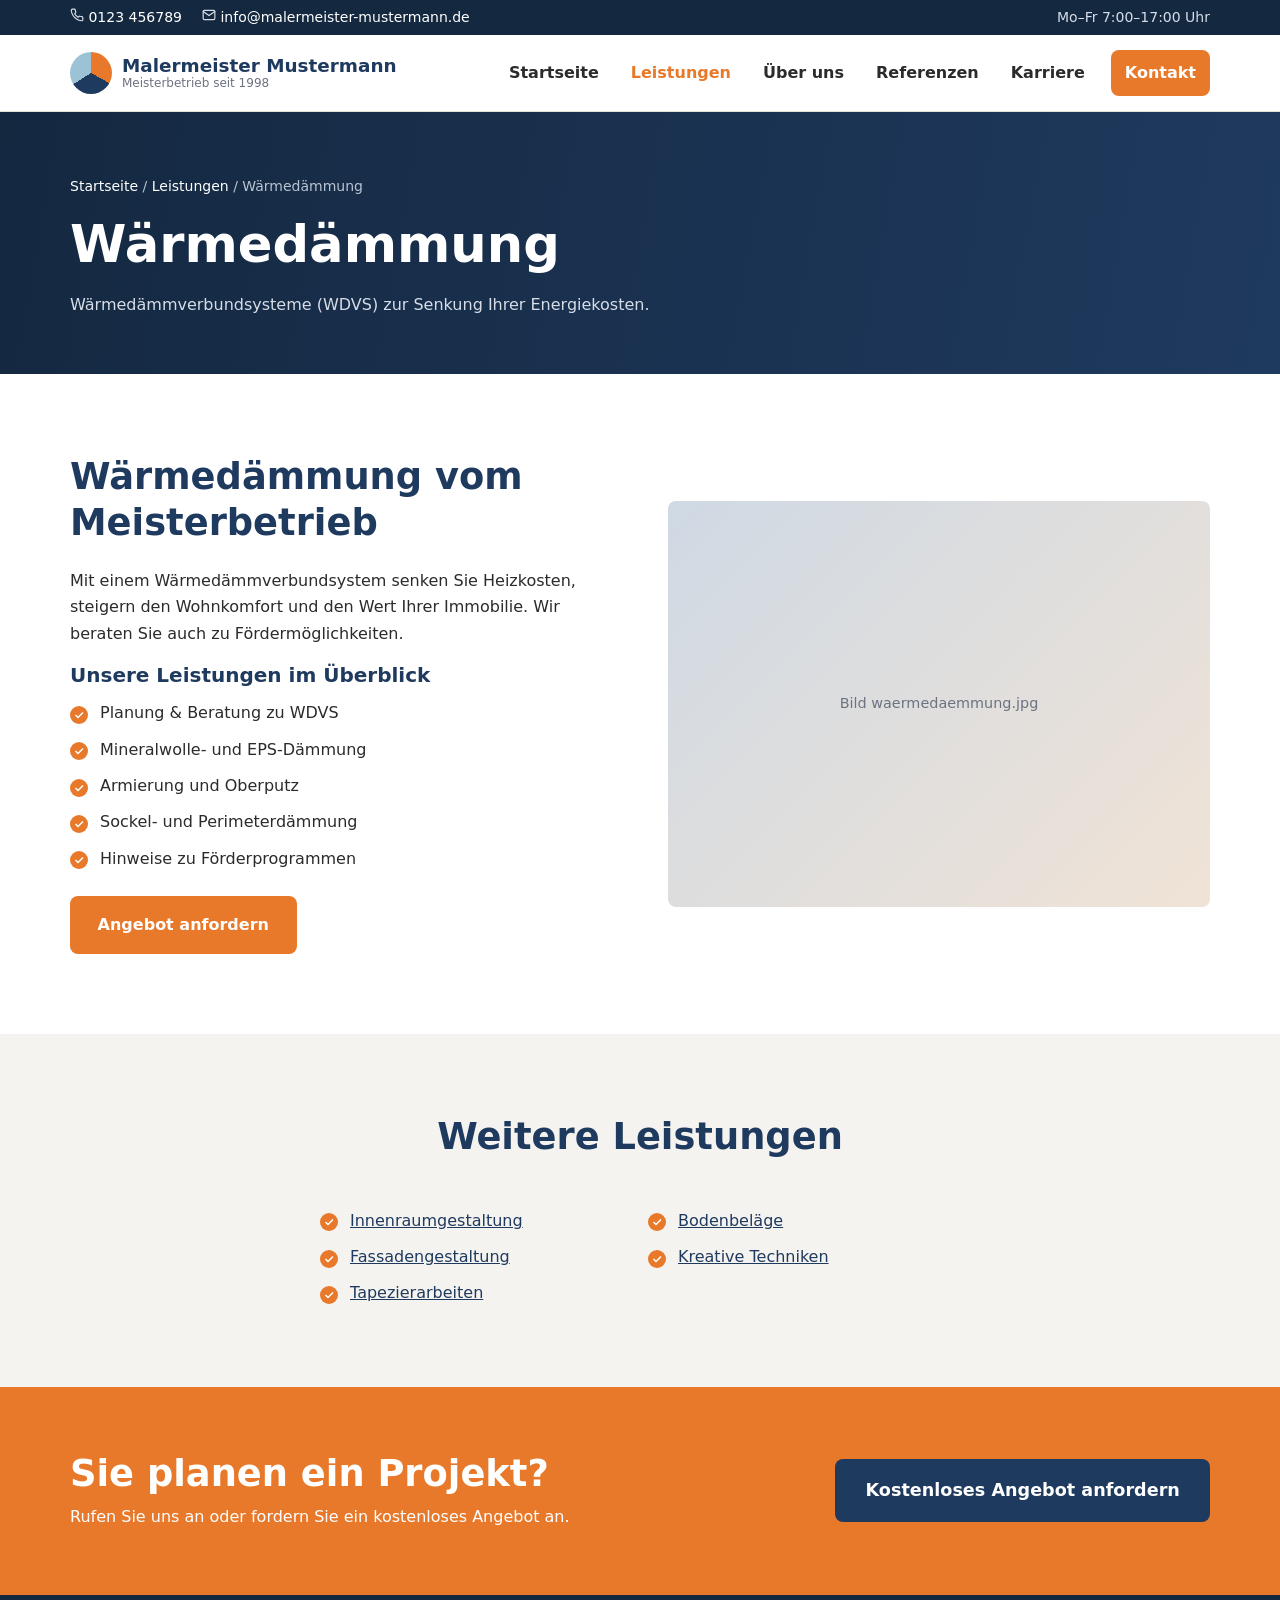
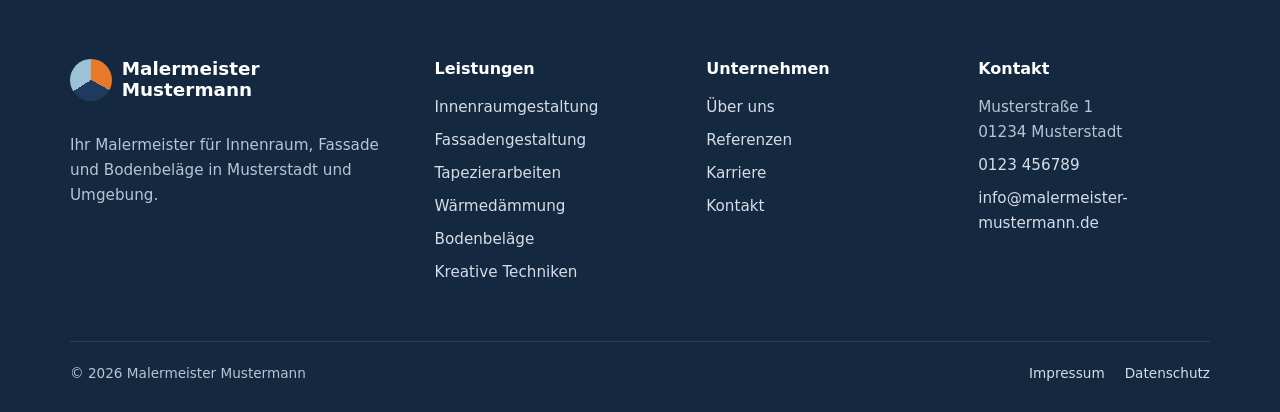
<file: leistungen/waermedaemmung.html>
<!DOCTYPE html>
<html lang="de">
<head>
  <meta charset="utf-8">
  <meta name="viewport" content="width=device-width, initial-scale=1">
  <title>Wärmedämmung | Malermeister Mustermann</title>
  <meta name="description" content="Wärmedämmverbundsysteme (WDVS) zur Senkung Ihrer Energiekosten.">
  <link rel="canonical" href="https://www.malermeister-mustermann.de/leistungen/waermedaemmung.html">
  <link rel="icon" href="../assets/img/favicon.svg" type="image/svg+xml">
  <link rel="stylesheet" href="../assets/css/style.css">
</head>
<body>
<a class="skip-link" href="#main">Zum Inhalt springen</a>
<div class="topbar">
  <div class="container">
    <div class="topbar__items">
      <span><svg width="14" height="14" viewBox="0 0 24 24" fill="none" stroke="currentColor" stroke-width="2" stroke-linecap="round" stroke-linejoin="round" aria-hidden="true"><path d="M22 16.9v3a2 2 0 0 1-2.2 2 19.8 19.8 0 0 1-8.6-3.1 19.5 19.5 0 0 1-6-6A19.8 19.8 0 0 1 2.1 4.2 2 2 0 0 1 4.1 2h3a2 2 0 0 1 2 1.7c.1 1 .4 1.9.7 2.8a2 2 0 0 1-.5 2.1L8 9.9a16 16 0 0 0 6 6l1.3-1.3a2 2 0 0 1 2.1-.4c.9.3 1.8.6 2.8.7a2 2 0 0 1 1.7 2z"/></svg> <a href="tel:+49123456789">0123 456789</a></span>
      <span><svg width="14" height="14" viewBox="0 0 24 24" fill="none" stroke="currentColor" stroke-width="2" stroke-linecap="round" stroke-linejoin="round" aria-hidden="true"><rect x="2" y="4" width="20" height="16" rx="2"/><path d="M22 6l-10 7L2 6"/></svg> <a href="mailto:info@malermeister-mustermann.de">info@malermeister-mustermann.de</a></span>
    </div>
    <span>Mo–Fr 7:00–17:00 Uhr</span>
  </div>
</div>
<header class="header">
  <div class="container">
    <a class="logo" href="../index.html" aria-label="Malermeister Mustermann – Startseite">
      <span class="logo__mark" aria-hidden="true"></span>
      <span class="logo__text">Malermeister Mustermann<small>Meisterbetrieb seit 1998</small></span>
    </a>
    <button class="nav-toggle" aria-label="Menü öffnen" aria-expanded="false" aria-controls="nav">
      <span></span><span></span><span></span>
    </button>
    <nav class="nav" id="nav" aria-label="Hauptnavigation">
      <ul class="nav__list">
        <li class="nav__item"><a class="nav__link" href="../index.html">Startseite</a></li><li class="nav__item"><a class="nav__link" href="../leistungen.html" aria-current="page">Leistungen</a><ul class="nav__sub"><li><a href="../leistungen/innenraumgestaltung.html">Innenraumgestaltung</a></li><li><a href="../leistungen/fassadengestaltung.html">Fassadengestaltung</a></li><li><a href="../leistungen/tapezierarbeiten.html">Tapezierarbeiten</a></li><li><a href="../leistungen/waermedaemmung.html">Wärmedämmung</a></li><li><a href="../leistungen/bodenbelaege.html">Bodenbeläge</a></li><li><a href="../leistungen/kreative-techniken.html">Kreative Techniken</a></li></ul></li><li class="nav__item"><a class="nav__link" href="../ueber-uns.html">Über uns</a></li><li class="nav__item"><a class="nav__link" href="../referenzen.html">Referenzen</a></li><li class="nav__item"><a class="nav__link" href="../karriere.html">Karriere</a></li><li class="nav__item nav__item--cta"><a class="nav__link" href="../kontakt.html">Kontakt</a></li>
      </ul>
    </nav>
  </div>
</header>
<main id="main">
<section class="page-hero">
  <div class="container">
    <nav class="breadcrumb" aria-label="Brotkrumen"><a href="../index.html">Startseite</a> / <a href="../leistungen.html">Leistungen</a> / Wärmedämmung</nav>
    <h1>Wärmedämmung</h1>
    <p>Wärmedämmverbundsysteme (WDVS) zur Senkung Ihrer Energiekosten.</p>
  </div>
</section>

<section class="section">
  <div class="container grid grid--2">
    <div>
      <h2>Wärmedämmung vom Meisterbetrieb</h2>
      <p>Mit einem Wärmedämmverbundsystem senken Sie Heizkosten, steigern den Wohnkomfort und den Wert Ihrer Immobilie. Wir beraten Sie auch zu Fördermöglichkeiten.</p>
      <h3>Unsere Leistungen im Überblick</h3>
      <ul class="checklist"><li>Planung & Beratung zu WDVS</li><li>Mineralwolle- und EPS-Dämmung</li><li>Armierung und Oberputz</li><li>Sockel- und Perimeterdämmung</li><li>Hinweise zu Förderprogrammen</li></ul>
      <a class="btn btn--primary" href="../kontakt.html">Angebot anfordern</a>
    </div>
    <div class="media-placeholder">Bild waermedaemmung.jpg</div>
  </div>
</section>

<section class="section section--alt">
  <div class="container">
    <div class="section__head"><h2>Weitere Leistungen</h2></div>
    <ul class="checklist" style="columns: 2; max-width: 640px; margin: 0 auto;"><li><a href="../leistungen/innenraumgestaltung.html">Innenraumgestaltung</a></li><li><a href="../leistungen/fassadengestaltung.html">Fassadengestaltung</a></li><li><a href="../leistungen/tapezierarbeiten.html">Tapezierarbeiten</a></li><li><a href="../leistungen/bodenbelaege.html">Bodenbeläge</a></li><li><a href="../leistungen/kreative-techniken.html">Kreative Techniken</a></li></ul>
  </div>
</section>

<section class="cta">
  <div class="container">
    <div>
      <h2>Sie planen ein Projekt?</h2>
      <p>Rufen Sie uns an oder fordern Sie ein kostenloses Angebot an.</p>
    </div>
    <a class="btn btn--dark" href="../kontakt.html">Kostenloses Angebot anfordern</a>
  </div>
</section>
</main>
<footer class="footer">
  <div class="container">
    <div class="footer__grid">
      <div>
        <a class="logo" href="../index.html"><span class="logo__mark" aria-hidden="true"></span><span class="logo__text">Malermeister Mustermann</span></a>
        <p class="mt-2">Ihr Malermeister für Innenraum, Fassade und Bodenbeläge in Musterstadt und Umgebung.</p>
      </div>
      <div>
        <h4>Leistungen</h4>
        <ul><li><a href="../leistungen/innenraumgestaltung.html">Innenraumgestaltung</a></li><li><a href="../leistungen/fassadengestaltung.html">Fassadengestaltung</a></li><li><a href="../leistungen/tapezierarbeiten.html">Tapezierarbeiten</a></li><li><a href="../leistungen/waermedaemmung.html">Wärmedämmung</a></li><li><a href="../leistungen/bodenbelaege.html">Bodenbeläge</a></li><li><a href="../leistungen/kreative-techniken.html">Kreative Techniken</a></li></ul>
      </div>
      <div>
        <h4>Unternehmen</h4>
        <ul>
          <li><a href="../ueber-uns.html">Über uns</a></li>
          <li><a href="../referenzen.html">Referenzen</a></li>
          <li><a href="../karriere.html">Karriere</a></li>
          <li><a href="../kontakt.html">Kontakt</a></li>
        </ul>
      </div>
      <div>
        <h4>Kontakt</h4>
        <ul>
          <li>Musterstraße 1<br>01234 Musterstadt</li>
          <li><a href="tel:+49123456789">0123 456789</a></li>
          <li><a href="mailto:info@malermeister-mustermann.de">info@malermeister-mustermann.de</a></li>
        </ul>
      </div>
    </div>
    <div class="footer__bottom">
      <span>&copy; <span id="year">2026</span> Malermeister Mustermann</span>
      <ul>
        <li><a href="../impressum.html">Impressum</a></li>
        <li><a href="../datenschutz.html">Datenschutz</a></li>
      </ul>
    </div>
  </div>
</footer>
<script src="../assets/js/main.js" defer></script>
</body>
</html>
</file>
<file: assets/css/style.css>
/* ==========================================================================
   Malerbetrieb – Stylesheet
   Farben & Abstände zentral über CSS-Variablen anpassbar
   ========================================================================== */

:root {
  --color-primary: #1f3a5f;      /* Hauptfarbe (Navigation, Überschriften) */
  --color-primary-dark: #142840;
  --color-accent: #e8792b;       /* Akzentfarbe (Buttons, Highlights) */
  --color-accent-dark: #c9611a;
  --color-text: #2b2b2b;
  --color-muted: #6b7280;
  --color-bg: #ffffff;
  --color-bg-alt: #f5f3ef;
  --color-border: #e5e1d8;

  --font-base: "Open Sans", system-ui, -apple-system, "Segoe UI", Roboto, sans-serif;
  --font-head: "Montserrat", system-ui, -apple-system, "Segoe UI", Roboto, sans-serif;

  --radius: 8px;
  --shadow: 0 6px 24px rgba(20, 40, 64, 0.08);
  --container: 1180px;
  --header-h: 76px;
}

/* ---------- Reset / Basis ---------- */
*, *::before, *::after { box-sizing: border-box; }
html { scroll-behavior: smooth; }
body {
  margin: 0;
  font-family: var(--font-base);
  font-size: 1rem;
  line-height: 1.65;
  color: var(--color-text);
  background: var(--color-bg);
}
img { max-width: 100%; height: auto; display: block; }
a { color: var(--color-primary); }
a:hover { color: var(--color-accent); }
h1, h2, h3, h4 {
  font-family: var(--font-head);
  color: var(--color-primary);
  line-height: 1.25;
  margin: 0 0 .6em;
}
h1 { font-size: clamp(2rem, 4.5vw, 3.2rem); }
h2 { font-size: clamp(1.6rem, 3vw, 2.3rem); }
h3 { font-size: 1.25rem; }
p { margin: 0 0 1em; }

.container { width: 100%; max-width: var(--container); margin: 0 auto; padding: 0 20px; }
.section { padding: 80px 0; }
.section--alt { background: var(--color-bg-alt); }
.section__head { text-align: center; max-width: 720px; margin: 0 auto 48px; }
.eyebrow {
  display: inline-block;
  font-size: .8rem; font-weight: 700; letter-spacing: .12em; text-transform: uppercase;
  color: var(--color-accent); margin-bottom: .5em;
}
.skip-link { position: absolute; left: -9999px; }
.skip-link:focus { left: 10px; top: 10px; z-index: 1000; background: #fff; padding: 8px 12px; }

/* ---------- Buttons ---------- */
.btn {
  display: inline-flex; align-items: center; gap: .5em;
  padding: .85em 1.6em; border-radius: var(--radius);
  font-weight: 700; text-decoration: none; border: 2px solid transparent;
  transition: background .2s, color .2s, border-color .2s; cursor: pointer;
  font-size: 1rem; font-family: inherit;
}
.btn--primary { background: var(--color-accent); color: #fff; }
.btn--primary:hover { background: var(--color-accent-dark); color: #fff; }
.btn--outline { border-color: #fff; color: #fff; }
.btn--outline:hover { background: #fff; color: var(--color-primary); }
.btn--dark { background: var(--color-primary); color: #fff; }
.btn--dark:hover { background: var(--color-primary-dark); color: #fff; }

/* ---------- Topbar ---------- */
.topbar { background: var(--color-primary-dark); color: #d6dde8; font-size: .875rem; }
.topbar .container { display: flex; justify-content: space-between; gap: 16px; padding-top: 6px; padding-bottom: 6px; flex-wrap: wrap; }
.topbar a { color: #fff; text-decoration: none; }
.topbar__items { display: flex; gap: 20px; flex-wrap: wrap; }

/* ---------- Header / Navigation ---------- */
.header {
  position: sticky; top: 0; z-index: 100;
  background: #fff; box-shadow: 0 1px 0 var(--color-border);
}
.header .container { display: flex; align-items: center; justify-content: space-between; height: var(--header-h); }
.logo { display: flex; align-items: center; gap: 10px; text-decoration: none; color: var(--color-primary); }
.logo__mark {
  width: 42px; height: 42px; border-radius: 50%;
  background: conic-gradient(var(--color-accent) 0 33%, var(--color-primary) 0 66%, #9cc3d5 0);
}
.logo__text { font-family: var(--font-head); font-weight: 800; font-size: 1.15rem; line-height: 1.1; }
.logo__text small { display: block; font-weight: 500; font-size: .75rem; color: var(--color-muted); }

.nav__list { display: flex; gap: 4px; list-style: none; margin: 0; padding: 0; align-items: center; }
.nav__item { position: relative; }
.nav__link {
  display: block; padding: 10px 14px; text-decoration: none;
  color: var(--color-text); font-weight: 600; border-radius: var(--radius);
}
.nav__link:hover, .nav__link[aria-current="page"] { color: var(--color-accent); }
.nav__item--cta .nav__link { background: var(--color-accent); color: #fff; margin-left: 8px; }
.nav__item--cta .nav__link:hover { background: var(--color-accent-dark); color: #fff; }

.nav__sub {
  position: absolute; top: 100%; left: 0; min-width: 240px;
  list-style: none; margin: 0; padding: 8px 0;
  background: #fff; border-radius: var(--radius); box-shadow: var(--shadow);
  opacity: 0; visibility: hidden; transform: translateY(8px); transition: .2s;
}
.nav__item:hover > .nav__sub, .nav__item:focus-within > .nav__sub { opacity: 1; visibility: visible; transform: none; }
.nav__sub a { display: block; padding: 8px 18px; text-decoration: none; color: var(--color-text); }
.nav__sub a:hover { background: var(--color-bg-alt); color: var(--color-accent); }

.nav-toggle { display: none; background: none; border: 0; padding: 8px; cursor: pointer; }
.nav-toggle span { display: block; width: 26px; height: 3px; margin: 5px 0; background: var(--color-primary); border-radius: 2px; transition: .2s; }

@media (max-width: 960px) {
  .nav-toggle { display: block; }
  .nav {
    position: fixed; inset: var(--header-h) 0 0 0; background: #fff;
    overflow-y: auto; transform: translateX(100%); transition: transform .25s;
  }
  .nav.is-open { transform: none; }
  .nav__list { flex-direction: column; align-items: stretch; padding: 16px 20px; }
  .nav__link { padding: 14px 8px; border-bottom: 1px solid var(--color-border); border-radius: 0; }
  .nav__sub { position: static; opacity: 1; visibility: visible; transform: none; box-shadow: none; padding: 0 0 0 16px; }
  .nav__item--cta .nav__link { margin: 16px 0 0; text-align: center; border-radius: var(--radius); }
  .nav-open .nav-toggle span:nth-child(1) { transform: translateY(8px) rotate(45deg); }
  .nav-open .nav-toggle span:nth-child(2) { opacity: 0; }
  .nav-open .nav-toggle span:nth-child(3) { transform: translateY(-8px) rotate(-45deg); }
}

/* ---------- Hero ---------- */
.hero {
  position: relative; color: #fff;
  background:
    linear-gradient(100deg, rgba(20, 40, 64, .92) 0%, rgba(20, 40, 64, .6) 55%, rgba(20, 40, 64, .2) 100%),
    url("../img/hero.jpg") center / cover no-repeat,
    var(--color-primary);
  padding: 120px 0 110px;
}
.hero h1 { color: #fff; max-width: 680px; }
.hero p { font-size: 1.15rem; max-width: 560px; color: #e3e8ef; }
.hero__actions { display: flex; gap: 14px; flex-wrap: wrap; margin-top: 28px; }
.hero__badges { display: flex; gap: 28px; flex-wrap: wrap; margin-top: 48px; font-weight: 600; }
.hero__badges li { display: flex; align-items: center; gap: 8px; }
.hero__badges { list-style: none; padding: 0; }
.hero__badges svg { color: var(--color-accent); flex: none; }

.page-hero {
  background: linear-gradient(100deg, var(--color-primary-dark), var(--color-primary));
  color: #fff; padding: 64px 0 56px;
}
.page-hero h1 { color: #fff; margin-bottom: .3em; }
.page-hero p { color: #d6dde8; max-width: 640px; margin: 0; }
.breadcrumb { font-size: .875rem; margin-bottom: 14px; color: #b9c4d3; }
.breadcrumb a { color: #fff; text-decoration: none; }

/* ---------- Karten / Leistungen ---------- */
.grid { display: grid; gap: 28px; }
.grid--3 { grid-template-columns: repeat(auto-fit, minmax(280px, 1fr)); }
.grid--4 { grid-template-columns: repeat(auto-fit, minmax(220px, 1fr)); }
.grid--2 { grid-template-columns: repeat(auto-fit, minmax(320px, 1fr)); align-items: center; gap: 56px; }

.card {
  background: #fff; border: 1px solid var(--color-border); border-radius: var(--radius);
  padding: 32px 28px; transition: transform .2s, box-shadow .2s;
  display: flex; flex-direction: column;
}
.card:hover { transform: translateY(-4px); box-shadow: var(--shadow); }
.card__icon {
  width: 56px; height: 56px; border-radius: 12px; display: grid; place-items: center;
  background: rgba(232, 121, 43, .12); color: var(--color-accent); margin-bottom: 18px;
}
.card p { color: var(--color-muted); flex: 1; }
.card__link { font-weight: 700; text-decoration: none; color: var(--color-accent); }

/* ---------- Über uns / Split ---------- */
.media-placeholder {
  aspect-ratio: 4 / 3; border-radius: var(--radius);
  background: linear-gradient(135deg, #cfd9e4, #f0e3d6);
  display: grid; place-items: center; color: var(--color-muted); font-size: .9rem;
  overflow: hidden;
}
.media-placeholder img { width: 100%; height: 100%; object-fit: cover; }
.checklist { list-style: none; padding: 0; margin: 0 0 1.5em; }
.checklist li { position: relative; padding-left: 30px; margin-bottom: 10px; }
.checklist li::before {
  content: ""; position: absolute; left: 0; top: .35em; width: 18px; height: 18px; border-radius: 50%;
  background: var(--color-accent) url("data:image/svg+xml,%3Csvg xmlns='http://www.w3.org/2000/svg' viewBox='0 0 24 24' fill='none' stroke='white' stroke-width='3'%3E%3Cpath d='M5 12l5 5L20 7'/%3E%3C/svg%3E") center / 12px no-repeat;
}

/* ---------- Zahlen ---------- */
.stats { background: var(--color-primary); color: #fff; padding: 56px 0; }
.stats .grid { text-align: center; }
.stat__num { font-family: var(--font-head); font-size: 2.6rem; font-weight: 800; color: var(--color-accent); }
.stat__label { color: #d6dde8; }

/* ---------- Ablauf ---------- */
.steps { counter-reset: step; }
.step { position: relative; padding-top: 12px; }
.step::before {
  counter-increment: step; content: counter(step, decimal-leading-zero);
  font-family: var(--font-head); font-size: 2.4rem; font-weight: 800; color: var(--color-accent);
  display: block; margin-bottom: 6px;
}

/* ---------- Referenzen / Galerie ---------- */
.filter { display: flex; gap: 10px; justify-content: center; flex-wrap: wrap; margin-bottom: 32px; }
.filter button {
  border: 1px solid var(--color-border); background: #fff; padding: 8px 18px; border-radius: 999px;
  cursor: pointer; font: inherit; font-weight: 600; color: var(--color-text);
}
.filter button.is-active, .filter button:hover { background: var(--color-primary); color: #fff; border-color: var(--color-primary); }
.gallery { display: grid; gap: 16px; grid-template-columns: repeat(auto-fill, minmax(300px, 1fr)); }
.gallery__item { margin: 0; position: relative; border-radius: var(--radius); overflow: hidden; }
.gallery__item .media-placeholder { border-radius: 0; }
.gallery__item figcaption {
  position: absolute; inset: auto 0 0 0; padding: 14px 16px;
  background: linear-gradient(transparent, rgba(20, 40, 64, .85)); color: #fff; font-weight: 600;
}
.gallery__item[hidden] { display: none; }

/* ---------- Bewertungen ---------- */
.testimonial { background: #fff; border-radius: var(--radius); padding: 28px; box-shadow: var(--shadow); margin: 0; }
.testimonial__stars { color: #f5a623; letter-spacing: 2px; margin-bottom: 10px; }
.testimonial blockquote { margin: 0 0 14px; font-style: italic; }
.testimonial figcaption { font-weight: 700; color: var(--color-primary); }

/* ---------- CTA ---------- */
.cta { background: var(--color-accent); color: #fff; padding: 64px 0; }
.cta .container { display: flex; justify-content: space-between; align-items: center; gap: 24px; flex-wrap: wrap; }
.cta h2 { color: #fff; margin: 0 0 .2em; }
.cta p { margin: 0; }
.cta .btn--dark { font-size: 1.1rem; }

/* ---------- FAQ ---------- */
.faq details { border-bottom: 1px solid var(--color-border); padding: 18px 0; }
.faq summary { font-weight: 700; cursor: pointer; color: var(--color-primary); }
.faq details p { margin: 12px 0 0; color: var(--color-muted); }

/* ---------- Kontakt / Formular ---------- */
.contact-grid { display: grid; gap: 48px; grid-template-columns: 1fr 1.4fr; }
@media (max-width: 860px) { .contact-grid { grid-template-columns: 1fr; } }
.contact-info { list-style: none; padding: 0; margin: 0 0 24px; }
.contact-info li { display: flex; gap: 14px; margin-bottom: 18px; }
.contact-info svg { color: var(--color-accent); flex: none; margin-top: 3px; }
.hours { width: 100%; border-collapse: collapse; }
.hours td { padding: 6px 0; border-bottom: 1px solid var(--color-border); }
.hours td:last-child { text-align: right; }

.form { display: grid; gap: 18px; grid-template-columns: 1fr 1fr; }
.form__field { display: flex; flex-direction: column; gap: 6px; }
.form__field--full { grid-column: 1 / -1; }
@media (max-width: 600px) { .form { grid-template-columns: 1fr; } }
.form label { font-weight: 600; font-size: .925rem; }
.form input, .form select, .form textarea {
  font: inherit; padding: 12px 14px; border: 1px solid var(--color-border); border-radius: var(--radius); background: #fff;
}
.form input:focus, .form select:focus, .form textarea:focus { outline: 2px solid var(--color-accent); border-color: transparent; }
.form textarea { min-height: 140px; resize: vertical; }
.form__check { display: flex; gap: 10px; align-items: flex-start; font-size: .9rem; }
.form__check input { margin-top: 5px; }
.form__note { font-size: .85rem; color: var(--color-muted); }
.form__status { grid-column: 1 / -1; font-weight: 600; color: #1d7a3a; }

.map-placeholder { aspect-ratio: 16 / 7; background: #dfe5ec; display: grid; place-items: center; color: var(--color-muted); text-align: center; padding: 20px; }

/* ---------- Jobs ---------- */
.job { border: 1px solid var(--color-border); border-radius: var(--radius); padding: 28px; background: #fff; }
.job__meta { display: flex; gap: 14px; flex-wrap: wrap; font-size: .875rem; color: var(--color-muted); margin-bottom: 12px; }
.job__meta span { background: var(--color-bg-alt); padding: 3px 10px; border-radius: 999px; }

/* ---------- Rechtstexte ---------- */
.prose { max-width: 800px; }
.prose h2 { font-size: 1.4rem; margin-top: 1.6em; }

/* ---------- Footer ---------- */
.footer { background: var(--color-primary-dark); color: #b9c4d3; padding: 64px 0 0; font-size: .95rem; }
.footer h4 { color: #fff; font-size: 1rem; margin-bottom: 1em; }
.footer a { color: #d6dde8; text-decoration: none; }
.footer a:hover { color: var(--color-accent); }
.footer__grid { display: grid; gap: 40px; grid-template-columns: 1.4fr 1fr 1fr 1fr; }
@media (max-width: 860px) { .footer__grid { grid-template-columns: 1fr 1fr; } }
@media (max-width: 520px) { .footer__grid { grid-template-columns: 1fr; } }
.footer ul { list-style: none; padding: 0; margin: 0; }
.footer li { margin-bottom: 8px; }
.footer .logo__text { color: #fff; }
.footer__bottom {
  border-top: 1px solid rgba(255, 255, 255, .1); margin-top: 48px; padding: 20px 0;
  display: flex; justify-content: space-between; flex-wrap: wrap; gap: 12px; font-size: .85rem;
}
.footer__bottom ul { display: flex; gap: 20px; }

/* ---------- Hilfsklassen ---------- */
.text-center { text-align: center; }
.mt-2 { margin-top: 2rem; }
.lead { font-size: 1.15rem; color: var(--color-muted); }
</file>
